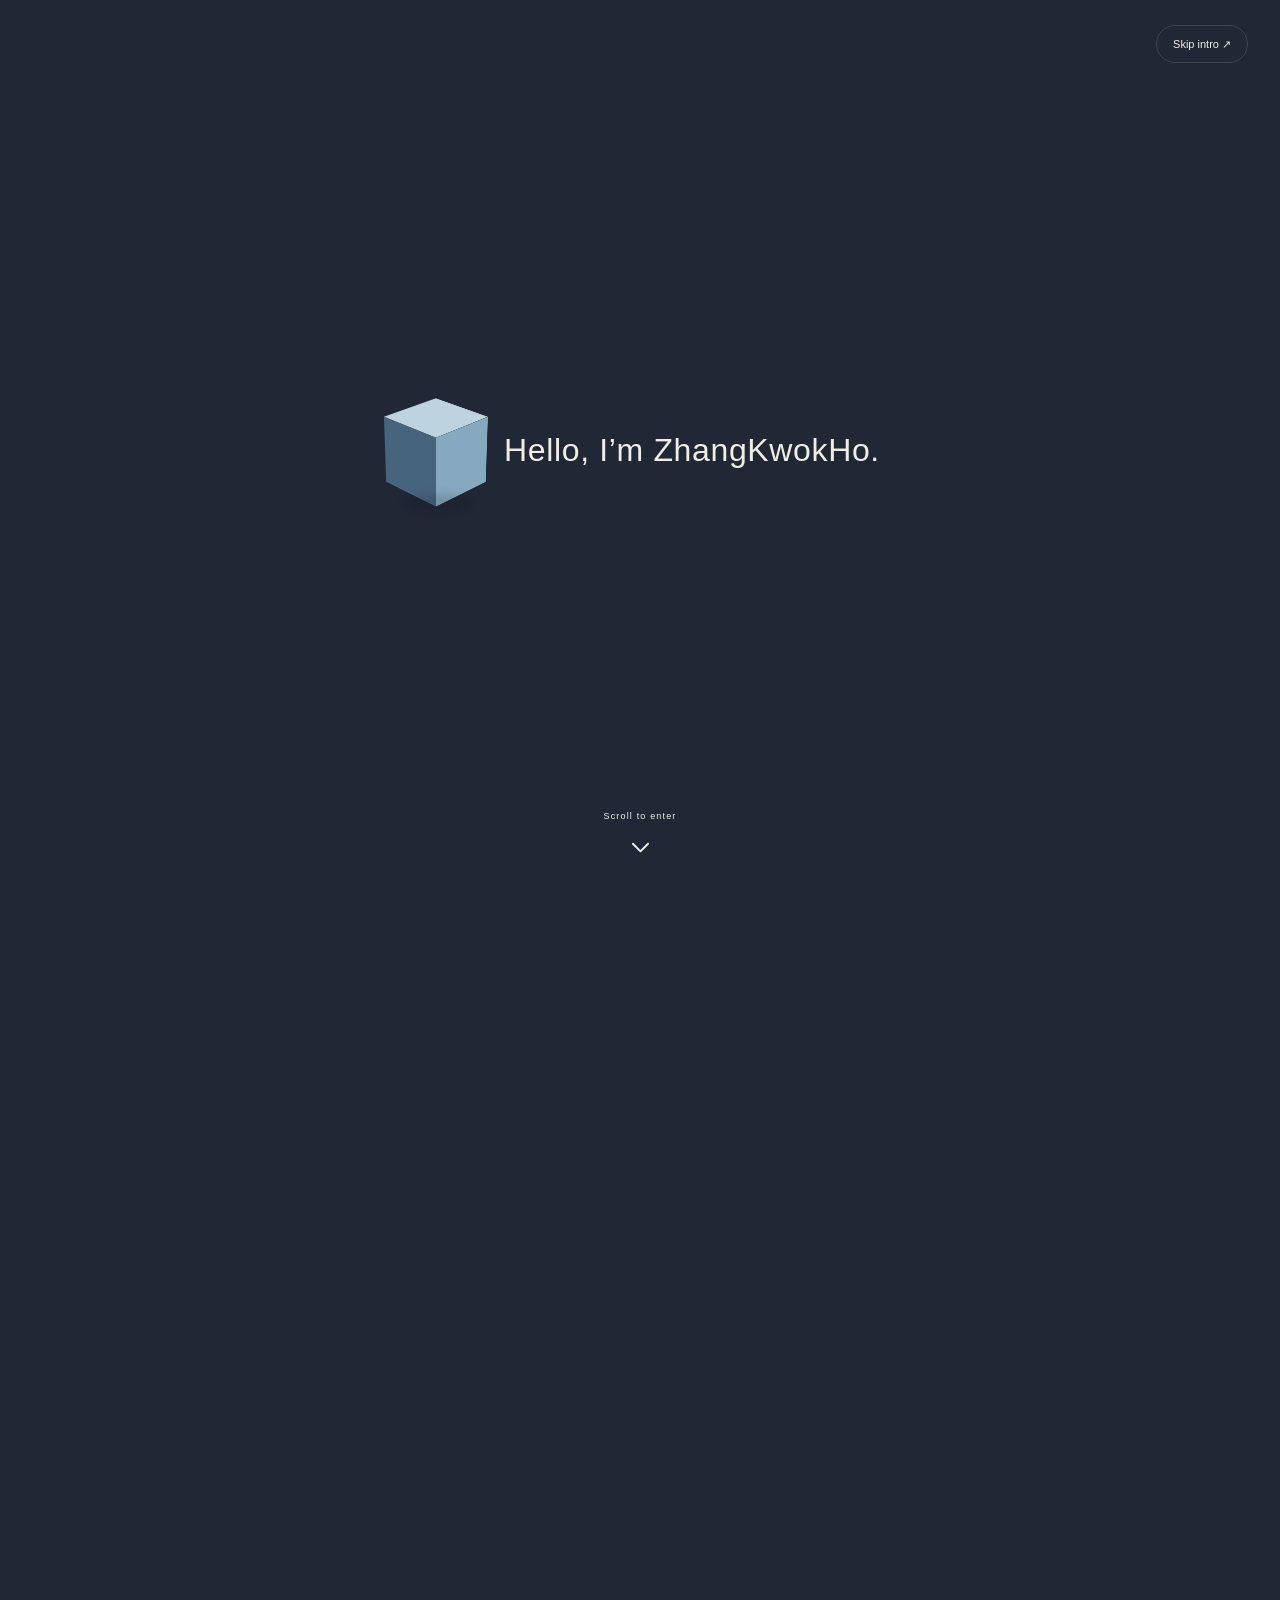
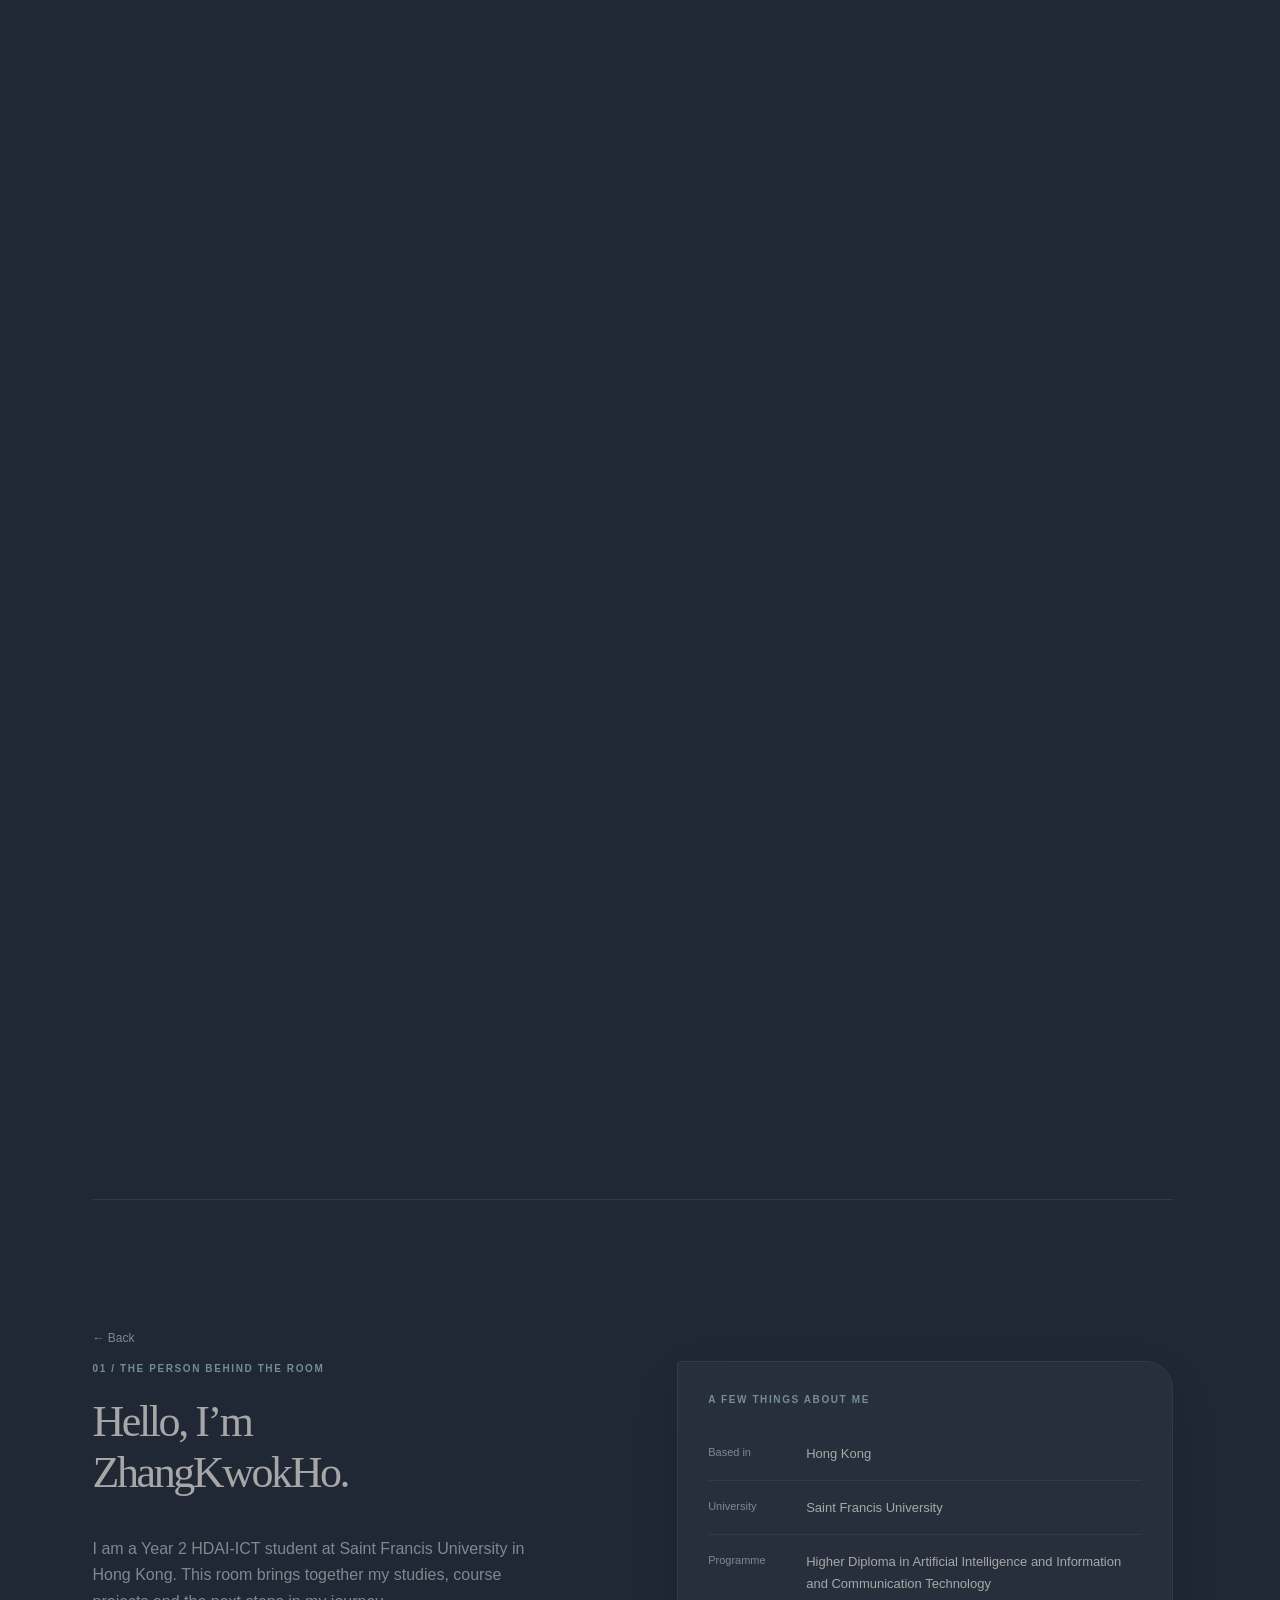
<file: index.html>
<!DOCTYPE html>
<html lang="en" class="room-index">
<head>
  <meta charset="utf-8">
  <meta name="viewport" content="width=device-width, initial-scale=1">
  <meta name="description" content="ZhangKwokHo’s personal portfolio: education, experience, skills and course projects, explored through a small study room.">
  <meta name="color-scheme" content="dark light">
  <title>ZhangKwokHo’s room — Personal portfolio</title>
  <script>
    // Decide before the browser can restore an old scroll position on refresh.
    (function () {
      var entries = window.performance && window.performance.getEntriesByType ? window.performance.getEntriesByType('navigation') : [];
      var type = entries[0] ? entries[0].type : (window.performance && window.performance.navigation && window.performance.navigation.type === 1 ? 'reload' : window.performance && window.performance.navigation && window.performance.navigation.type === 2 ? 'back_forward' : 'navigate');
      var reload = type === 'reload';
      var previousReading = null;
      var previousParent = null;
      try { if (type === 'back_forward' && window.history.state && window.history.state.roomReadingPage === 'index.html') { previousReading = window.history.state.roomReading; previousParent = window.history.state.roomReadingParent; } }
      catch (error) { /* Explicit Back links also carry a URL bookmark. */ }
      var startup = window.roomStartup = { fromStart: reload || (!window.location.hash && !previousReading), ready: false, resumeToken: reload ? null : previousReading, resumeParentToken: reload ? null : previousParent };
      try {
        window.history.scrollRestoration = 'manual';
        if (startup.fromStart && window.location.hash) {
          window.history.replaceState(window.history.state, '', window.location.href.split('#')[0]);
        }
      } catch (error) { /* Local-file privacy settings may restrict history. */ }
      if (startup.fromStart) {
        document.documentElement.classList.add('room-booting', 'room-opening');
        try { window.scrollTo({ top: 0, left: 0, behavior: 'instant' }); }
        catch (error) {
          try { window.scrollTo({ top: 0, left: 0, behavior: 'auto' }); }
          catch (legacyError) { window.scrollTo(0, 0); }
        }
        // If enhancement fails, reveal the ordinary HTML rather than trapping it.
        startup.guardTimer = window.setTimeout(function () {
          if (startup.ready) { return; }
          document.documentElement.classList.remove('room-booting', 'room-opening');
          document.body.classList.remove('intro-running', 'intro-finishing');
          Array.prototype.forEach.call(document.querySelectorAll('[inert]'), function (item) { item.removeAttribute('inert'); });
          var screen = document.getElementById('intro-screen');
          if (screen) { screen.hidden = true; }
        }, 8000);
      } else if (!reload && (previousReading || /[?&]room-resume=/.test(window.location.href))) {
        document.documentElement.classList.add('room-returning');
        startup.guardTimer = window.setTimeout(function () { document.documentElement.classList.remove('room-returning'); }, 8000);
      }
    }());
  </script>
  <link rel="icon" href="images/favicon.svg" type="image/svg+xml">
  <link rel="stylesheet" href="style.css?v=20261016-audit1">
  <link rel="stylesheet" href="room-tour.css?v=20261016-audit1">
  <link rel="stylesheet" href="room-model.css?v=20261016-audit1">
  <script src="script.js?v=20261016-audit1" defer></script>
  <script src="navigation.js?v=20261016-audit1" data-room-page="index.html" data-room-root="" defer></script>
  <script src="room-model.js?v=20261016-audit1" defer></script>
  <script src="room-tour.js?v=20261016-audit1" defer></script>
</head>
<body class="night room-home">
<div class="intro-screen" id="intro-screen" data-phase="loading" role="dialog" aria-modal="true" aria-label="Welcome to Kwok Ho’s room" hidden>
  <div class="intro-loading" id="intro-loading" role="progressbar" aria-label="Opening sequence progress" aria-valuemin="0" aria-valuemax="100" aria-valuenow="0"><span id="intro-progress"></span></div>
  <div class="intro-copy"><span class="intro-cube-wrap" aria-hidden="true"><span class="intro-cube"><span class="cube-face cube-front"></span><span class="cube-face cube-back"></span><span class="cube-face cube-left"></span><span class="cube-face cube-right"></span><span class="cube-face cube-top"></span><span class="cube-face cube-bottom"></span></span></span><p class="intro-title">Hello, I’m ZhangKwokHo.</p></div>
  <button class="intro-enter" id="intro-enter" type="button" aria-label="Enter the room — scroll down or click" hidden><span>Scroll to enter</span><svg viewBox="0 0 24 24" fill="none" stroke="currentColor" stroke-width="1.8" stroke-linecap="round" stroke-linejoin="round" aria-hidden="true"><path d="m5 9 7 7 7-7"></path></svg></button>
  <button class="intro-skip" id="intro-skip" type="button" hidden>Skip intro ↗</button>
</div>

<a class="skip-link" href="#main-content">Skip to content</a>
<header class="site-header scene-header">
  <a class="brand" href="index.html" aria-label="Kwok Ho’s room — home"><span class="brand-mark" aria-hidden="true">kh.</span><span>kwok ho’s room</span></a>
  <nav class="site-nav" id="site-nav" aria-label="Main navigation"><a href="index.html" aria-current="page">Room</a>
<a href="sitemap.html">Directory</a>
<a href="education.html">Education</a>
<a href="skills.html">Skills</a>
<a href="projects.html">Projects</a>
<a href="experience.html">Experience</a></nav>
  <button class="theme-toggle" type="button" aria-label="Night mode" aria-pressed="true" title="Switch to day mode" hidden><svg class="theme-sun" viewBox="0 0 24 24" fill="none" stroke="currentColor" stroke-width="1.6" stroke-linecap="round" aria-hidden="true"><circle cx="12" cy="12" r="4"></circle><path d="M12 2v2m0 16v2M2 12h2m16 0h2M5 5l1.5 1.5m11 11L19 19M5 19l1.5-1.5m11-11L19 5"></path></svg><span class="theme-switch" aria-hidden="true"><span class="theme-thumb"></span></span><svg class="theme-moon" viewBox="0 0 24 24" fill="none" stroke="currentColor" stroke-width="1.6" stroke-linecap="round" stroke-linejoin="round" aria-hidden="true"><path d="M20.7 13.1A8.5 8.5 0 0 1 10.9 3.3 8.5 8.5 0 1 0 20.7 13.1Z"></path></svg><span class="theme-label">Night</span></button>
  <button class="menu-toggle" type="button" aria-controls="site-nav" aria-expanded="false" aria-label="Open navigation" hidden>Menu</button>
</header>
<main id="main-content">
  <div class="room-tour" id="room-tour" data-active-chapter="home">
    <div class="tour-view">
      <div class="tour-aura" aria-hidden="true"></div>
      <div class="scene-window">
      <div class="chapter-wipe" id="chapter-wipe" aria-hidden="true"></div>
      <div class="room-stage">
        <div class="room-arrival" id="room-arrival"><div class="room-scene" id="room-scene">
        <img class="room-image" src="images/room-sharp.png" width="1254" height="1254" fetchpriority="high" alt="Original isometric dark gaming study room with a white gaming chair, black computer peripherals, books, a gym bag, a controller and a paper map">
        <div class="lamp-glow" aria-hidden="true"></div>
        <a class="room-hotspot " style="left: 27%; top: 34%;" href="#tour-projects" data-chapter="projects" data-caption="The monitor · explore my projects and course exercises." aria-label="The monitor · explore my projects and course exercises."><span class="spot-dot" aria-hidden="true">+</span><span class="spot-label">Projects</span></a>
<a class="room-hotspot " style="left: 47%; top: 29%;" href="#tour-education" data-chapter="education" data-caption="The bookshelf · my programme and education background." aria-label="The bookshelf · my programme and education background."><span class="spot-dot" aria-hidden="true">+</span><span class="spot-label">Education</span></a>
<a class="room-hotspot " style="left: 71%; top: 28%;" href="#tour-about" data-chapter="about" data-caption="The framed photo · meet the person behind the room." aria-label="The framed photo · meet the person behind the room."><span class="spot-dot" aria-hidden="true">+</span><span class="spot-label">About me</span></a>
<a class="room-hotspot spot-experience" style="left: 22.5%; top: 65%;" href="#tour-experience" data-chapter="experience" data-caption="The gym bag · work, volunteering and new experiences." aria-label="The gym bag · work, volunteering and new experiences."><span class="spot-dot" aria-hidden="true">+</span><span class="spot-label">Experience</span></a>
<a class="room-hotspot spot-skills" style="left: 49%; top: 65%;" href="#tour-skills" data-chapter="skills" data-caption="The controller · explore my growing toolbox of skills." aria-label="The controller · explore my growing toolbox of skills."><span class="spot-dot" aria-hidden="true">+</span><span class="spot-label">Skills</span></a>
<a class="room-hotspot spot-down spot-map" style="left: 30%; top: 74%;" href="#tour-map" data-chapter="map" data-caption="The map · find every page in this portfolio." aria-label="The map · find every page in this portfolio."><span class="spot-dot" aria-hidden="true">+</span><span class="spot-label">Site map</span></a>
      </div></div>
      </div>
      </div>
    </div>
    <div class="tour-panel-layer" aria-hidden="true"><div class="tour-panel-mask" id="tour-panel-mask"></div></div>
    <div class="tour-interface">
      <div class="tour-reading-window"></div>
      <div class="tour-status"><span class="tour-status-label">ROOM JOURNAL</span><span id="tour-current">01</span><span class="tour-status-divider">/ 07</span><span id="tour-name">The room</span></div>
        <p class="room-message" id="room-message" aria-live="polite">Move your mouse for a gentle sway · Scroll or click an object to explore</p>
        <div class="room-controls" role="group" aria-label="Room display settings">
          <button class="quiet-button hint-toggle" type="button" aria-pressed="false" hidden>Show labels</button>
          <button class="quiet-button motion-toggle" type="button" aria-pressed="false" hidden><span class="motion-label">Motion on</span></button>
          <button class="quiet-button" id="replay-intro" type="button" hidden>Replay intro</button>
        </div>
      <p class="room-wordmark" aria-hidden="true">KWOK HO<br>PORTFOLIO</p>
      <a class="room-scroll-cue" href="#tour-map" aria-label="Open the room directory"><span aria-hidden="true">⌄</span></a>
      <a id="tour-next" class="tour-next-control" href="#tour-map" hidden><span id="tour-next-label">Next chapter</span><span aria-hidden="true">↓</span></a>
      <nav class="tour-navigation" aria-label="Room chapters"><a class="tour-stop" href="#tour-home" data-chapter="home" aria-label="The room" title="The room"><span>01</span></a>
<a class="tour-stop" href="#tour-map" data-chapter="map" aria-label="Directory" title="Directory"><span>02</span></a>
<a class="tour-stop" href="#tour-about" data-chapter="about" aria-label="About me" title="About me"><span>03</span></a>
<a class="tour-stop" href="#tour-education" data-chapter="education" aria-label="Education" title="Education"><span>04</span></a>
<a class="tour-stop" href="#tour-skills" data-chapter="skills" aria-label="Skills" title="Skills"><span>05</span></a>
<a class="tour-stop" href="#tour-projects" data-chapter="projects" aria-label="Projects" title="Projects"><span>06</span></a>
<a class="tour-stop" href="#tour-experience" data-chapter="experience" aria-label="Experience" title="Experience"><span>07</span></a></nav>
      <div class="tour-progress-track" aria-hidden="true"><span id="tour-progress"></span></div>
    </div>
    <div class="tour-chapters"><section class="tour-chapter" id="tour-home" data-chapter="home" data-name="The room" aria-labelledby="room-title">
  <div class="tour-copy"><p class="eyebrow">A ROOM FOR IDEAS</p><h1 id="room-title">Kwok Ho’s room.</h1>
<p class="tour-lead">Welcome to my little corner of the web.</p>
<p class="student-note"><span class="status-dot" aria-hidden="true"></span>HDAI-ICT · Year 2 · Hong Kong</p>
<a class="tour-text-link" href="#tour-map">Explore the directory <span aria-hidden="true">↓</span></a></div>
</section>
<section class="tour-chapter" id="tour-map" data-chapter="map" data-side="left" data-name="Directory" aria-labelledby="chapter-title-map">
  <div class="tour-copy"><div class="chapter-ribbon" aria-hidden="true"><svg viewBox="0 0 420 280" fill="none"><polygon points="32,105 388,12 388,58 32,151" stroke="currentColor" stroke-width="1"></polygon><polygon points="32,171 388,78 388,124 32,217" stroke="currentColor" stroke-width="1"></polygon><polygon points="32,178 388,270 388,280 32,188" fill="currentColor"></polygon><text x="35" y="163" transform="rotate(14 35 163)" fill="currentColor" font-size="42" font-family="Arial, sans-serif" font-weight="600" letter-spacing="2">DIRECTORY</text></svg></div>
<p class="eyebrow">01 / THE ROOM DIRECTORY</p><h2 id="chapter-title-map">A quick look<br> around.</h2>
<p>Start here. Choose a topic to see what is inside, then follow your own route.</p>
<nav class="tour-directory" aria-label="Choose a room topic">
  <a href="#tour-about"><strong>About me</strong><span>Meet ZhangKwokHo</span><span aria-hidden="true">↗</span></a>
  <a href="#tour-education"><strong>Education</strong><span>University &amp; studies</span><span aria-hidden="true">↗</span></a>
  <a href="#tour-skills"><strong>Skills</strong><span>My growing toolbox</span><span aria-hidden="true">↗</span></a>
  <a href="#tour-projects"><strong>Projects</strong><span>Web coursework &amp; game projects</span><span aria-hidden="true">↗</span></a>
  <a href="#tour-experience"><strong>Experience</strong><span>Work &amp; next steps</span><span aria-hidden="true">↗</span></a>
</nav>
<a class="tour-text-link" href="sitemap.html">Open the full directory <span aria-hidden="true">↗</span></a>
<p class="chapter-footer"><span>CHAPTER</span><span>01</span></p>
<a class="chapter-next" href="#tour-about"><span><small>NEXT CHAPTER</small><strong>About me</strong></span><span class="chapter-next-arrow" aria-hidden="true">↓</span></a></div>
</section>
<section class="tour-chapter" id="tour-about" data-chapter="about" data-side="right" data-name="About me" aria-labelledby="chapter-title-about">
  <div class="tour-copy"><div class="chapter-ribbon" aria-hidden="true"><svg viewBox="0 0 420 280" fill="none"><polygon points="32,105 388,12 388,58 32,151" stroke="currentColor" stroke-width="1"></polygon><polygon points="32,171 388,78 388,124 32,217" stroke="currentColor" stroke-width="1"></polygon><polygon points="32,178 388,270 388,280 32,188" fill="currentColor"></polygon><text x="35" y="163" transform="rotate(14 35 163)" fill="currentColor" font-size="42" font-family="Arial, sans-serif" font-weight="600" letter-spacing="2">ABOUT ME</text></svg></div>
<p class="eyebrow">02 / THE FRAMED PHOTO</p><h2 id="chapter-title-about">Meet the person<br> behind the room.</h2>
<p>I’m ZhangKwokHo, a Year 2 student at Saint Francis University in Hong Kong.</p>
<p>I enjoy learning practical computer technologies, solving technical problems and building projects.</p>
<a class="tour-text-link" href="#about">Read my full introduction <span aria-hidden="true">↗</span></a><p class="chapter-footer"><span>CHAPTER</span><span>02</span></p>
<a class="chapter-next" href="#tour-education"><span><small>NEXT CHAPTER</small><strong>Education</strong></span><span class="chapter-next-arrow" aria-hidden="true">↓</span></a></div>
</section>
<section class="tour-chapter" id="tour-education" data-chapter="education" data-side="left" data-name="Education" aria-labelledby="chapter-title-education">
  <div class="tour-copy"><div class="chapter-ribbon" aria-hidden="true"><svg viewBox="0 0 420 280" fill="none"><polygon points="32,105 388,12 388,58 32,151" stroke="currentColor" stroke-width="1"></polygon><polygon points="32,171 388,78 388,124 32,217" stroke="currentColor" stroke-width="1"></polygon><polygon points="32,178 388,270 388,280 32,188" fill="currentColor"></polygon><text x="35" y="163" transform="rotate(14 35 163)" fill="currentColor" font-size="42" font-family="Arial, sans-serif" font-weight="600" letter-spacing="2">EDUCATION</text></svg></div>
<p class="eyebrow">03 / THE BOOKSHELF</p><h2 id="chapter-title-education">Learning, one<br> page at a time.</h2>
<p>Higher Diploma in Artificial Intelligence and Information and Communication Technology.</p>
<p class="small-note">Saint Francis University · Year 2</p>
<p>[Add the subjects you enjoy most and a question you would like to explore.]</p>
<a class="tour-text-link" href="education.html">Open my study notebook <span aria-hidden="true">↗</span></a><p class="chapter-footer"><span>CHAPTER</span><span>03</span></p>
<a class="chapter-next" href="#tour-skills"><span><small>NEXT CHAPTER</small><strong>Skills</strong></span><span class="chapter-next-arrow" aria-hidden="true">↓</span></a></div>
</section>
<section class="tour-chapter" id="tour-skills" data-chapter="skills" data-side="right" data-name="Skills" aria-labelledby="chapter-title-skills">
  <div class="tour-copy"><div class="chapter-ribbon" aria-hidden="true"><svg viewBox="0 0 420 280" fill="none"><polygon points="32,105 388,12 388,58 32,151" stroke="currentColor" stroke-width="1"></polygon><polygon points="32,171 388,78 388,124 32,217" stroke="currentColor" stroke-width="1"></polygon><polygon points="32,178 388,270 388,280 32,188" fill="currentColor"></polygon><text x="35" y="163" transform="rotate(14 35 163)" fill="currentColor" font-size="50" font-family="Arial, sans-serif" font-weight="600" letter-spacing="2">SKILLS</text></svg></div>
<p class="eyebrow">04 / THE CONTROLLER</p><h2 id="chapter-title-skills">A toolbox<br> in progress.</h2>
<p>A place to show what I can do, and what I am still learning.</p>
<ul class="tour-tags"><li>HTML</li><li>CSS</li><li>JavaScript</li></ul>
<p>[Add your strengths and an example of how you have used them.]</p>
<a class="tour-text-link" href="skills.html">Explore my skills <span aria-hidden="true">↗</span></a><p class="chapter-footer"><span>CHAPTER</span><span>04</span></p>
<a class="chapter-next" href="#tour-projects"><span><small>NEXT CHAPTER</small><strong>Projects</strong></span><span class="chapter-next-arrow" aria-hidden="true">↓</span></a></div>
</section>
<section class="tour-chapter" id="tour-projects" data-chapter="projects" data-side="left" data-name="Projects" aria-labelledby="chapter-title-projects">
  <div class="tour-copy"><div class="chapter-ribbon" aria-hidden="true"><svg viewBox="0 0 420 280" fill="none"><polygon points="32,105 388,12 388,58 32,151" stroke="currentColor" stroke-width="1"></polygon><polygon points="32,171 388,78 388,124 32,217" stroke="currentColor" stroke-width="1"></polygon><polygon points="32,178 388,270 388,280 32,188" fill="currentColor"></polygon><text x="35" y="163" transform="rotate(14 35 163)" fill="currentColor" font-size="50" font-family="Arial, sans-serif" font-weight="600" letter-spacing="2">MY WORK</text></svg></div>
<p class="eyebrow">05 / THE MONITOR</p><h2 id="chapter-title-projects">What’s on<br> my screen.</h2>
<p>My CIS222 web coursework (Year 2 · Semester 1 · 2026) and CIS243 game projects, with individual and group work clearly labelled.</p>
<ul class="tour-projects"><li><span>02</span> Personal web page <small>HTML &amp; media</small></li><li><span>03</span> Table layout <small>HTML layout</small></li><li><span>04</span> Student registration <small>Forms &amp; CSS</small></li><li><span>05</span> NexGen Tech <small>Website &amp; form</small></li><li><span>GP</span> Endless Runner <small>CIS243 · Group</small></li><li><span>IP</span> Flappy Bird <small>CIS243 · Individual</small></li></ul>
<a class="tour-text-link" href="projects.html">View my work <span aria-hidden="true">↗</span></a><p class="chapter-footer"><span>CHAPTER</span><span>05</span></p>
<a class="chapter-next" href="#tour-experience"><span><small>NEXT CHAPTER</small><strong>Experience</strong></span><span class="chapter-next-arrow" aria-hidden="true">↓</span></a></div>
</section>
<section class="tour-chapter" id="tour-experience" data-chapter="experience" data-side="right" data-name="Experience" aria-labelledby="chapter-title-experience">
  <div class="tour-copy"><div class="chapter-ribbon" aria-hidden="true"><svg viewBox="0 0 420 280" fill="none"><polygon points="32,105 388,12 388,58 32,151" stroke="currentColor" stroke-width="1"></polygon><polygon points="32,171 388,78 388,124 32,217" stroke="currentColor" stroke-width="1"></polygon><polygon points="32,178 388,270 388,280 32,188" fill="currentColor"></polygon><text x="35" y="163" transform="rotate(14 35 163)" fill="currentColor" font-size="35" font-family="Arial, sans-serif" font-weight="600" letter-spacing="2">EXPERIENCE</text></svg></div>
<p class="eyebrow">06 / THE GYM BAG</p><h2 id="chapter-title-experience">The next<br> chapter.</h2>
<p>Work, volunteering and the responsibilities that help me grow outside the classroom.</p>
<p>[Add your experience here, or describe the first opportunity you are looking for.]</p>
<a class="tour-text-link" href="experience.html">Read my experience journal <span aria-hidden="true">↗</span></a><p class="chapter-footer"><span>CHAPTER</span><span>06</span></p>
<a class="chapter-next" href="#tour-home"><span><small>BACK TO THE ROOM</small><strong>The room</strong></span><span class="chapter-next-arrow" aria-hidden="true">↓</span></a></div>
</section></div>
  </div>
  <section class="about-section" id="about" aria-labelledby="about-title" data-reveal>
    <a class="back-room" data-room-back href="#tour-about">← Back</a>
    <div class="about-layout">
      <div class="about-copy">
        <p class="section-label">01 / THE PERSON BEHIND THE ROOM</p>
        <h2 id="about-title">Hello, I’m<br> ZhangKwokHo.</h2>
        <p>I am a Year 2 HDAI-ICT student at Saint Francis University in Hong Kong. This room brings together my studies, course projects and the next steps in my journey.</p>
        <!-- EDIT: Replace the bracketed text with your personal introduction. -->
        <p>I enjoy practical computer technologies and building useful websites. My goal is to develop my skills for a future role in artificial intelligence and information technology.</p>
        <div class="about-links"><a class="action-link" href="projects.html">See what I am making ↗</a><a class="action-link" href="education.html">Open my study notebook ↗</a></div>
      </div>
      <div class="about-facts">
        <p class="section-label">A FEW THINGS ABOUT ME</p>
        <dl class="fact-list">
          <div class="fact-row"><dt>Based in</dt><dd>Hong Kong</dd></div>
          <div class="fact-row"><dt>University</dt><dd>Saint Francis University</dd></div>
          <div class="fact-row"><dt>Programme</dt><dd>Higher Diploma in Artificial Intelligence and Information and Communication Technology</dd></div>
          <div class="fact-row"><dt>Study year</dt><dd>Year 2</dd></div>
          <div class="fact-row"><dt>Interests</dt><dd>Online gaming, practical computer technologies, web development and problem solving</dd></div>
          <div class="fact-row"><dt>Contact</dt><dd style="min-width: 0; overflow-wrap: anywhere; word-break: break-word;"><a href="mailto:s25201369@mail.sfu.edu.hk">s25201369@mail.sfu.edu.hk</a></dd></div>
        </dl>
      </div>
    </div>
    <a class="button button-secondary page-back" data-room-back href="#tour-about">← Back</a>
  </section>
</main>
<footer class="site-footer">
  <div><p class="footer-title">A room for ideas.</p><p class="footer-copy">© 2026 ZhangKwokHo · Hong Kong</p></div>
  <nav class="footer-nav" aria-label="Footer navigation"><a href="index.html">Room</a>
<a href="sitemap.html">Directory</a>
<a href="education.html">Education</a>
<a href="skills.html">Skills</a>
<a href="projects.html">Projects</a>
<a href="experience.html">Experience</a></nav>
</footer>
</body>
</html>
</file>
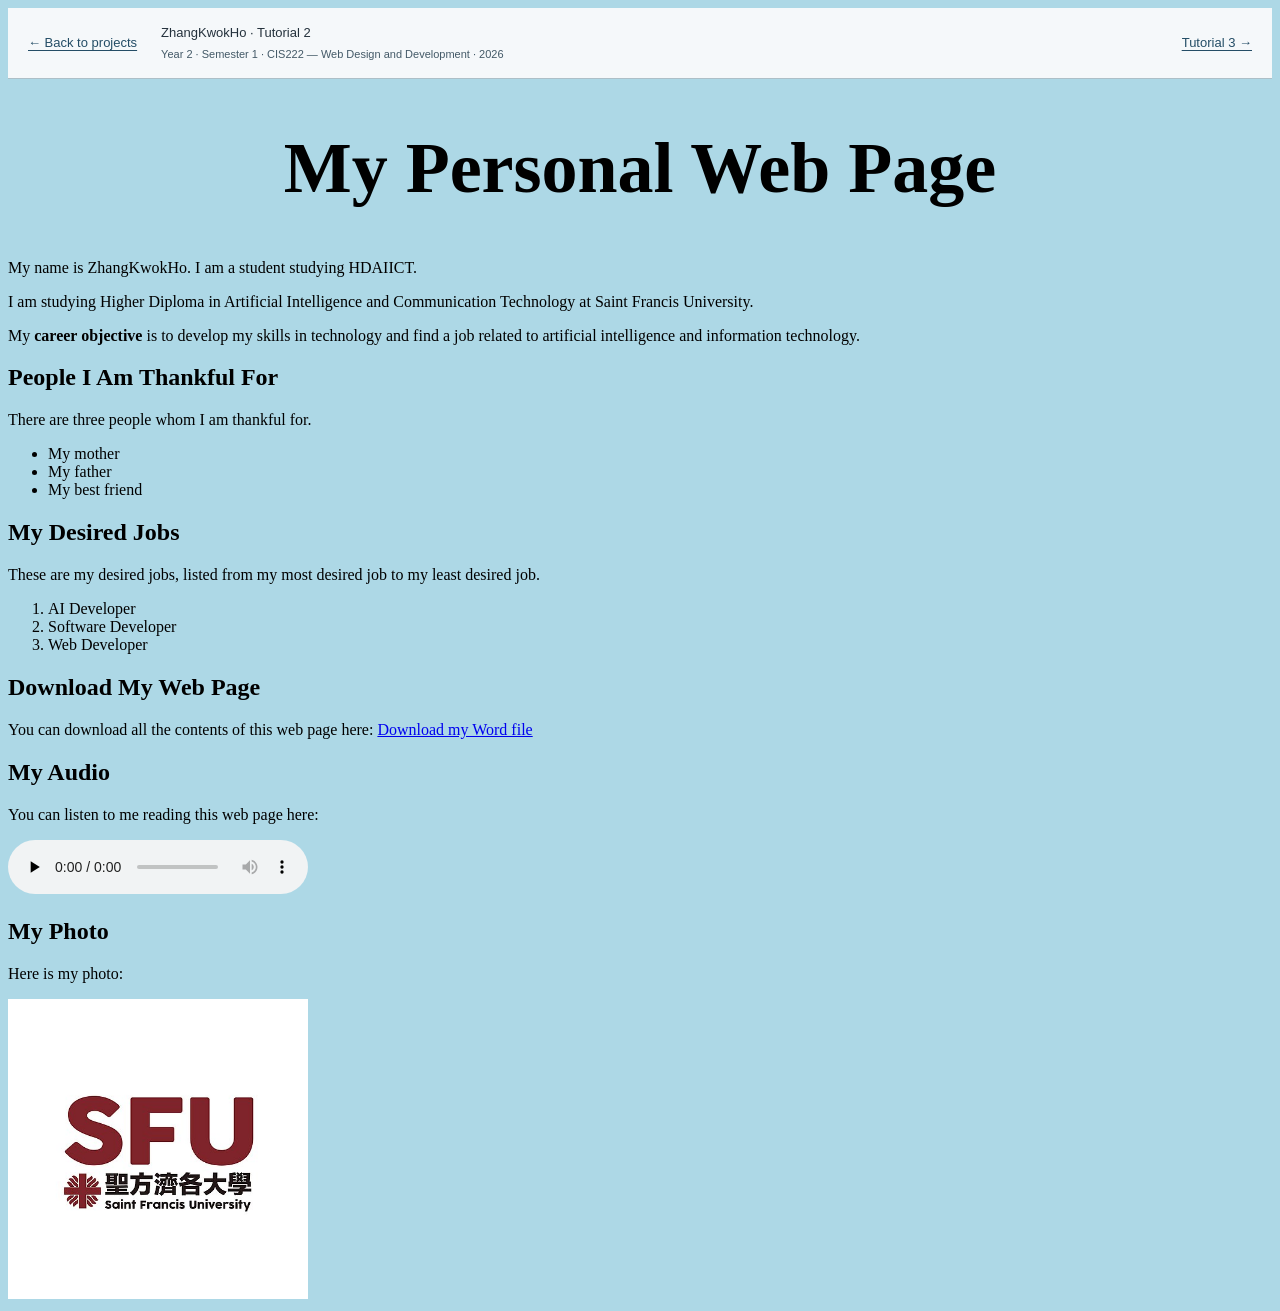
<file: coursework/tutorial-02/index.html>
<!DOCTYPE html>
<html lang="en">

<head>
    <meta charset="UTF-8">
    <title>My Personal Web Page</title>
<meta name="viewport" content="width=device-width, initial-scale=1">
<link rel="stylesheet" href="../coursework.css?v=20261016-audit1">
<script src="../coursework.js?v=20261016-audit1" defer></script>
<script src="../../navigation.js?v=20261016-audit1" data-room-page="coursework/tutorial-02/index.html" data-room-root="../../" defer></script>
</head>

<body class="coursework-demo tutorial-2" style="background-color: lightblue;">
<div class="coursework-toolbar"><a href="../../projects.html#tutorial-02">← Back to projects</a><span>ZhangKwokHo · Tutorial 2<small class="coursework-course">Year 2 · Semester 1 · CIS222 — Web Design and Development · 2026</small></span><nav aria-label="Coursework navigation"><a href="../tutorial-03/website.html">Tutorial 3 →</a></nav></div>

<h1 style="text-align:center; font-size:500%;">My Personal Web Page</h1>

<p>My name is ZhangKwokHo. I am a student studying HDAIICT.</p>

<p>I am studying Higher Diploma in Artificial Intelligence and Communication Technology at Saint Francis University.</p>

<p>My <span style="font-weight:bold;">career objective</span> is to develop my skills in technology and find a job related to artificial intelligence and information technology.</p>

<h2>People I Am <span style="font-weight:bold;">Thankful</span> For</h2>

<p>There are three people whom I am thankful for.</p>

<ul>
    <li>My mother</li>
    <li>My father</li>
    <li>My best friend</li>
</ul>

<h2>My <span style="font-weight:bold;">Desired Jobs</span></h2>

<p>These are my desired jobs, listed from my most desired job to my least desired job.</p>

<ol>
    <li>AI Developer</li>
    <li>Software Developer</li>
    <li>Web Developer</li>
</ol>

<h2>Download My Web Page</h2>

<p>
You can download all the contents of this web page here:
<a href="./file/My Personal Web Page.docx" download>Download my Word file</a>
</p>

<h2>My Audio</h2>

<p>You can listen to me reading this web page here:</p>
<audio controls preload="none">
    <source src="./audio/audio.mp3" type="audio/mpeg">
    Your browser does not support audio.
</audio>

<h2>My Photo</h2>

<p>Here is my photo:</p>

<img src="./images/Photo.jpg" alt="My photo" style="width:300px;">

</body>

</html>
</file>
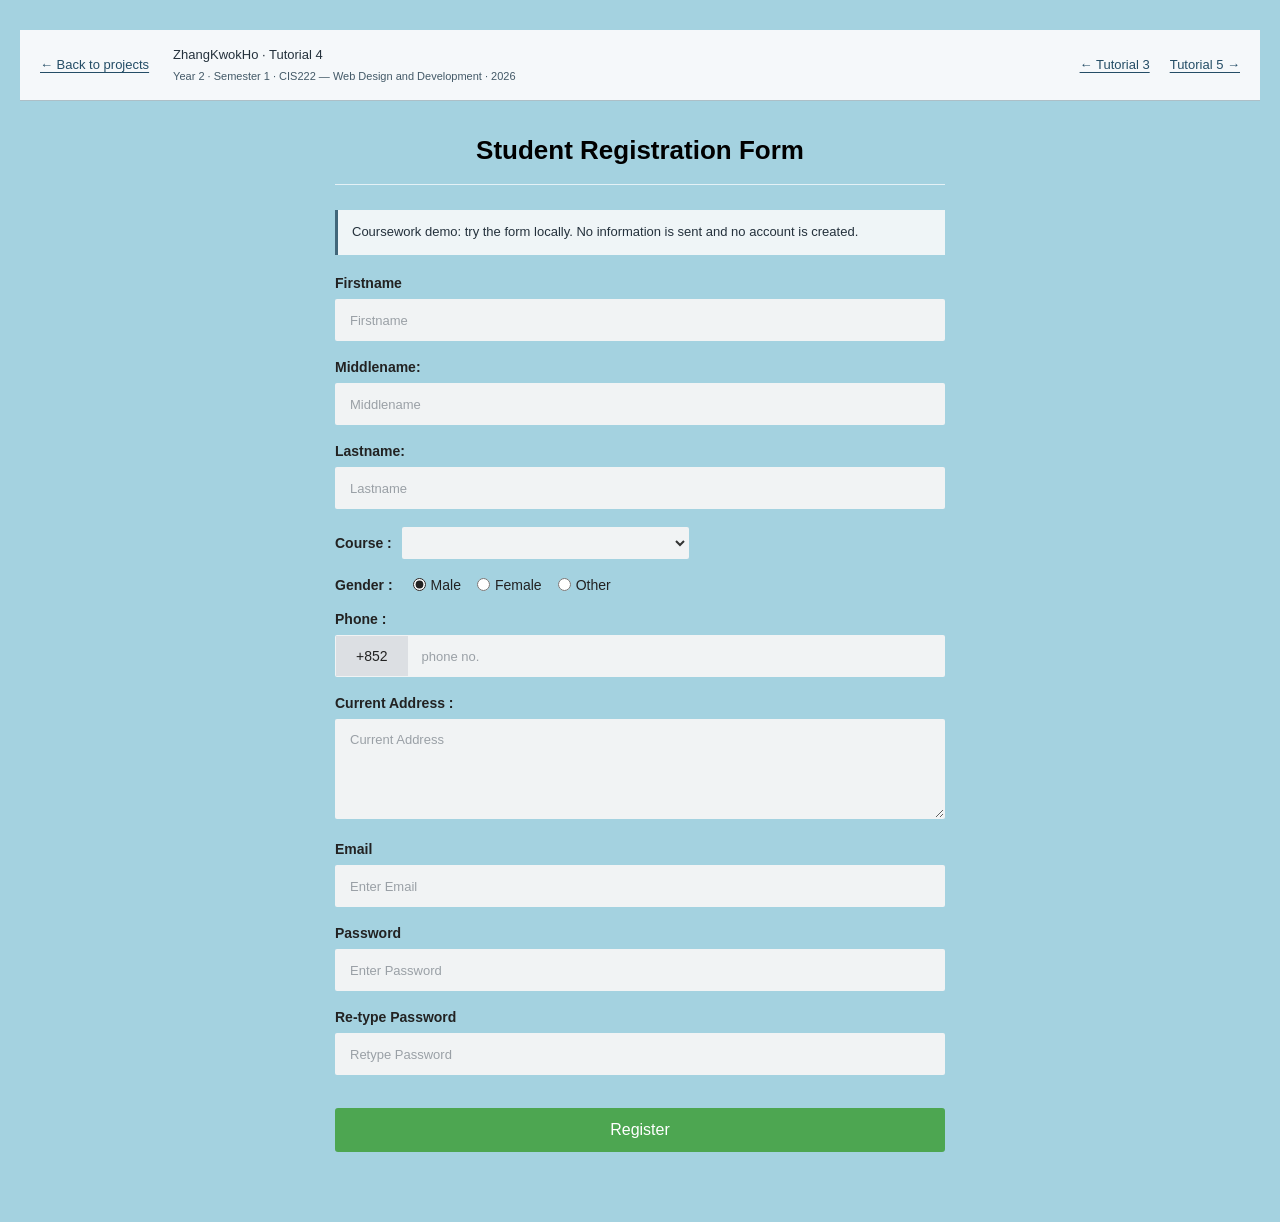
<file: coursework/tutorial-04/index.html>
<!DOCTYPE html>
<html lang="en">
<head>
    <meta charset="UTF-8">
    <meta name="viewport" content="width=device-width, initial-scale=1.0">
    <title>cssform.html</title>
    <link rel="stylesheet" href="style.css">
<link rel="stylesheet" href="../coursework.css?v=20261016-audit1">
<script src="../coursework.js?v=20261016-audit1" defer></script>
<script src="../../navigation.js?v=20261016-audit1" data-room-page="coursework/tutorial-04/index.html" data-room-root="../../" defer></script>
</head>
<body class="coursework-demo tutorial-4">
<div class="coursework-toolbar"><a href="../../projects.html#tutorial-04">← Back to projects</a><span>ZhangKwokHo · Tutorial 4<small class="coursework-course">Year 2 · Semester 1 · CIS222 — Web Design and Development · 2026</small></span><nav aria-label="Coursework navigation"><a href="../tutorial-03/website.html">← Tutorial 3</a><a href="../tutorial-05/index.html">Tutorial 5 →</a></nav></div>

    <div class="form-container">
        <h1>Student Registration Form</h1>
        <hr>

        <p class="coursework-demo-note">Coursework demo: try the form locally. No information is sent and no account is created.</p>
<form onsubmit="return false;">
            <div class="form-group">
                <label for="firstname">Firstname</label>
                <input type="text" id="firstname" name="firstname" placeholder="Firstname" required>
            </div>

            <div class="form-group">
                <label for="middlename">Middlename:</label>
                <input type="text" id="middlename" name="middlename" placeholder="Middlename">
            </div>

            <div class="form-group">
                <label for="lastname">Lastname:</label>
                <input type="text" id="lastname" name="lastname" placeholder="Lastname" required>
            </div>

            <div class="inline-group">
                <label for="course">Course :</label>
                <select id="course" name="course">
                    <option value="" selected></option>
                    <option value="CIS222 Web Design and Development">CIS222 Web Design and Development</option>
                </select>
            </div>

            <div class="radio-group">
                <span class="group-title">Gender :</span>
                <label>
                    <input type="radio" name="gender" value="Male" checked> Male
                </label>
                <label>
                    <input type="radio" name="gender" value="Female"> Female
                </label>
                <label>
                    <input type="radio" name="gender" value="Other"> Other
                </label>
            </div>

            <div class="form-group">
                <label for="phone_number">Phone :</label>
                <div class="phone-wrapper">
                    <span class="phone-prefix">+852</span>
                    <input type="text" id="phone_number" name="phone_number" placeholder="phone no.">
                </div>
            </div>

            <div class="form-group">
                <label for="address">Current Address :</label>
                <textarea id="address" name="address" placeholder="Current Address"></textarea>
            </div>

            <div class="form-group">
                <label for="email">Email</label>
                <input type="email" id="email" name="email" placeholder="Enter Email" required>
            </div>

            <div class="form-group">
                <label for="password">Password</label>
                <input type="password" id="password" name="password" placeholder="Enter Password" required>
            </div>

            <div class="form-group">
                <label for="repassword">Re-type Password</label>
                <input type="password" id="repassword" name="repassword" placeholder="Retype Password" required>
            </div>

            <button type="submit" class="btn-submit">Register</button>
        <p id="demo-result" class="coursework-result" role="status" aria-live="polite"></p>
</form>
    </div>

</body>
</html>
</file>
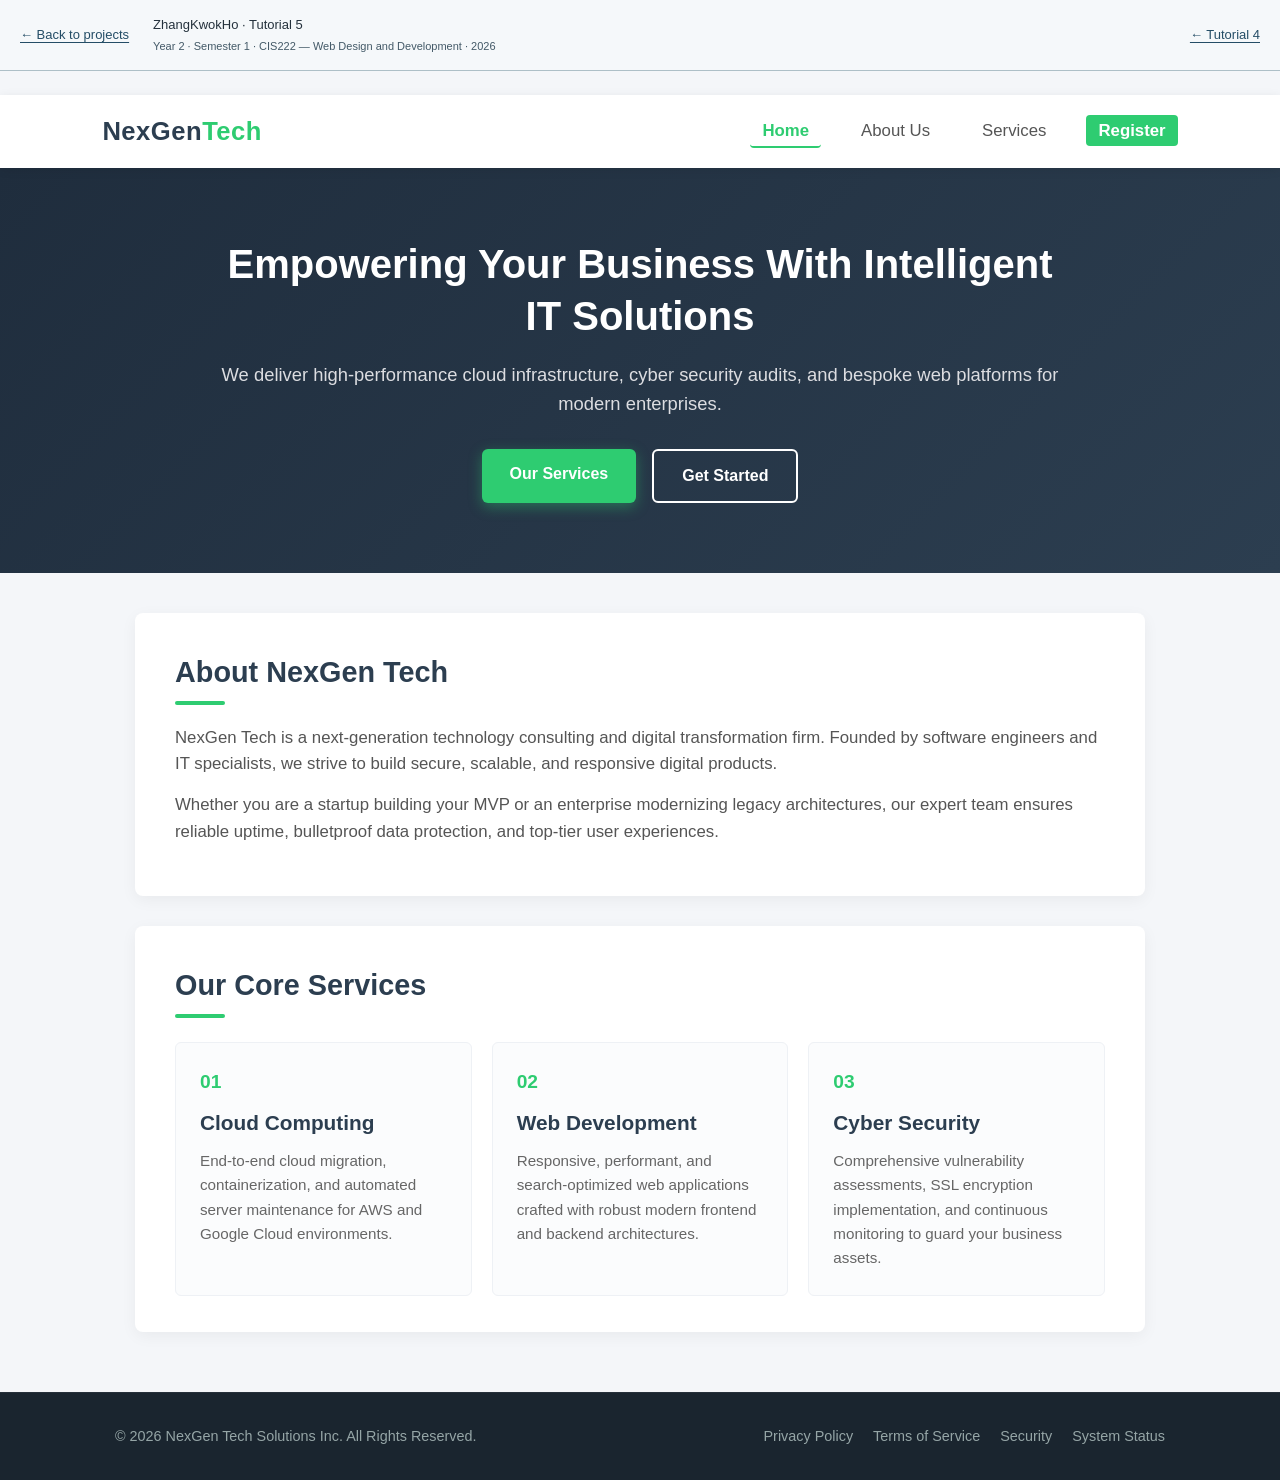
<file: coursework/tutorial-05/index.html>
<!DOCTYPE html>
<html lang="en">
<head>
  <meta charset="UTF-8">
  <meta name="viewport" content="width=device-width, initial-scale=1.0">
  <title>NexGen Tech Solutions - IT & Cloud Services</title>
  <link rel="stylesheet" href="style.css">
<link rel="stylesheet" href="../coursework.css?v=20261016-audit1">
<script src="../coursework.js?v=20261016-audit1" defer></script>
<script src="../../navigation.js?v=20261016-audit1" data-room-page="coursework/tutorial-05/index.html" data-room-root="../../" defer></script>
</head>
<body class="coursework-demo tutorial-5">
<div class="coursework-toolbar"><a href="../../projects.html#tutorial-05">← Back to projects</a><span>ZhangKwokHo · Tutorial 5<small class="coursework-course">Year 2 · Semester 1 · CIS222 — Web Design and Development · 2026</small></span><nav aria-label="Coursework navigation"><a href="../tutorial-04/index.html">← Tutorial 4</a></nav></div>

  <!-- Navigation Bar -->
  <header class="header">
    <div class="logo">NexGen<span>Tech</span></div>
    <nav>
      <ul class="nav-links">
        <li><a href="index.html" class="active">Home</a></li>
        <li><a href="#about">About Us</a></li>
        <li><a href="#services">Services</a></li>
        <li><a href="register.html" class="nav-btn">Register</a></li>
      </ul>
    </nav>
  </header>

  <!-- Hero Section -->
  <section class="hero-section">
    <div class="hero-content">
      <h1>Empowering Your Business With Intelligent IT Solutions</h1>
      <p>We deliver high-performance cloud infrastructure, cyber security audits, and bespoke web platforms for modern enterprises.</p>
      <div class="hero-buttons">
        <a href="#services" class="btn btn-primary">Our Services</a>
        <a href="register.html" class="btn btn-secondary">Get Started</a>
      </div>
    </div>
  </section>

  <!-- Main Content Container -->
  <main class="main-container">
    
    <!-- About Us Section -->
    <section id="about" class="content-card">
      <div class="section-title">
        <h2>About NexGen Tech</h2>
        <div class="title-bar"></div>
      </div>
      <p>
        NexGen Tech is a next-generation technology consulting and digital transformation firm. 
        Founded by software engineers and IT specialists, we strive to build secure, scalable, and responsive digital products.
      </p>
      <p>
        Whether you are a startup building your MVP or an enterprise modernizing legacy architectures, 
        our expert team ensures reliable uptime, bulletproof data protection, and top-tier user experiences.
      </p>
    </section>

    <!-- Services Section -->
    <section id="services" class="content-card">
      <div class="section-title">
        <h2>Our Core Services</h2>
        <div class="title-bar"></div>
      </div>
      <div class="services-grid">
        <div class="service-box">
          <div class="service-badge">01</div>
          <h3>Cloud Computing</h3>
          <p>End-to-end cloud migration, containerization, and automated server maintenance for AWS and Google Cloud environments.</p>
        </div>
        <div class="service-box">
          <div class="service-badge">02</div>
          <h3>Web Development</h3>
          <p>Responsive, performant, and search-optimized web applications crafted with robust modern frontend and backend architectures.</p>
        </div>
        <div class="service-box">
          <div class="service-badge">03</div>
          <h3>Cyber Security</h3>
          <p>Comprehensive vulnerability assessments, SSL encryption implementation, and continuous monitoring to guard your business assets.</p>
        </div>
      </div>
    </section>

  </main>

  <!-- Footer -->
  <footer class="footer">
    <div class="footer-content">
      <p>&copy; 2026 NexGen Tech Solutions Inc. All Rights Reserved.</p>
      <div class="footer-links">
        <span>Privacy Policy</span>
        <span>Terms of Service</span>
        <span>Security</span>
        <span>System Status</span>
      </div>
    </div>
  </footer>

</body>
</html>
</file>
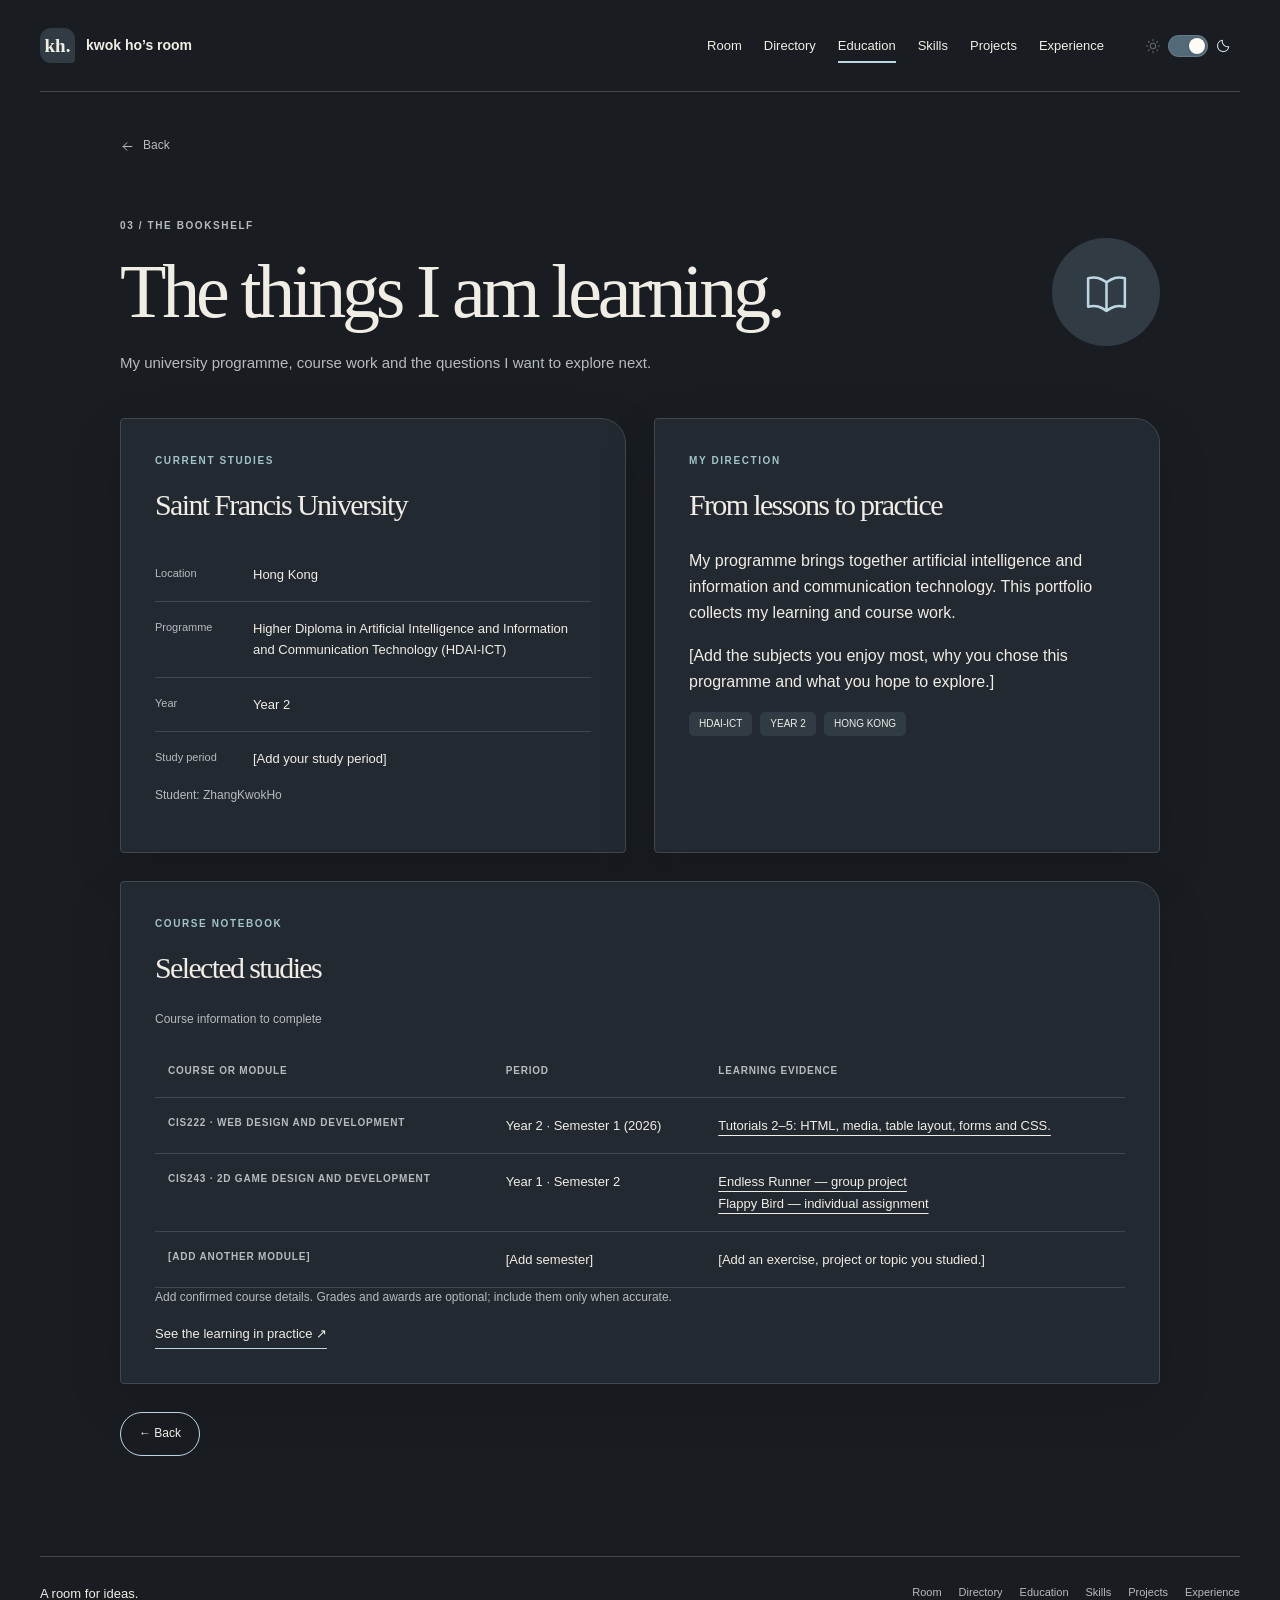
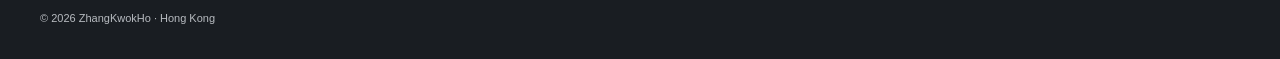
<file: education.html>
<!DOCTYPE html>
<html lang="en">
<head>
  <meta charset="utf-8">
  <meta name="viewport" content="width=device-width, initial-scale=1">
  <meta name="description" content="ZhangKwokHo’s personal portfolio: education, experience, skills and course projects, explored through a small study room.">
  <meta name="color-scheme" content="dark light">
  <title>Education — ZhangKwokHo</title>
  <link rel="icon" href="images/favicon.svg" type="image/svg+xml">
  <link rel="stylesheet" href="style.css?v=20261016-audit1">
  <script src="script.js?v=20261016-audit1" defer></script>
  <script src="navigation.js?v=20261016-audit1" data-room-page="education.html" data-room-root="" defer></script>
</head>
<body class="night">
<a class="skip-link" href="#main-content">Skip to content</a>
<header class="site-header">
  <a class="brand" href="index.html" aria-label="Kwok Ho’s room — home"><span class="brand-mark" aria-hidden="true">kh.</span><span>kwok ho’s room</span></a>
  <nav class="site-nav" id="site-nav" aria-label="Main navigation"><a href="index.html">Room</a>
<a href="sitemap.html">Directory</a>
<a href="education.html" aria-current="page">Education</a>
<a href="skills.html">Skills</a>
<a href="projects.html">Projects</a>
<a href="experience.html">Experience</a></nav>
  <button class="theme-toggle" type="button" aria-label="Night mode" aria-pressed="true" title="Switch to day mode" hidden><svg class="theme-sun" viewBox="0 0 24 24" fill="none" stroke="currentColor" stroke-width="1.6" stroke-linecap="round" aria-hidden="true"><circle cx="12" cy="12" r="4"></circle><path d="M12 2v2m0 16v2M2 12h2m16 0h2M5 5l1.5 1.5m11 11L19 19M5 19l1.5-1.5m11-11L19 5"></path></svg><span class="theme-switch" aria-hidden="true"><span class="theme-thumb"></span></span><svg class="theme-moon" viewBox="0 0 24 24" fill="none" stroke="currentColor" stroke-width="1.6" stroke-linecap="round" stroke-linejoin="round" aria-hidden="true"><path d="M20.7 13.1A8.5 8.5 0 0 1 10.9 3.3 8.5 8.5 0 1 0 20.7 13.1Z"></path></svg><span class="theme-label">Night</span></button>
  <button class="menu-toggle" type="button" aria-controls="site-nav" aria-expanded="false" aria-label="Open navigation" hidden>Menu</button>
</header>
<main class="page-main" id="main-content">
  <a class="back-room" data-room-back href="index.html#tour-education"><svg class="" viewBox="0 0 24 24" fill="none" stroke="currentColor" stroke-width="1.6" stroke-linecap="round" stroke-linejoin="round" aria-hidden="true"><path d="M19 12H5m6-6-6 6 6 6"></path></svg><span>Back</span></a>
  <div class="page-heading">
    <div><p class="eyebrow">03 / THE BOOKSHELF</p><h1>The things I am learning.</h1><p class="page-intro">My university programme, course work and the questions I want to explore next.</p></div>
    <div class="page-symbol" aria-hidden="true"><svg class="" viewBox="0 0 24 24" fill="none" stroke="currentColor" stroke-width="1.6" stroke-linecap="round" stroke-linejoin="round" aria-hidden="true"><path d="M3 5c4-1 6 0 9 2 3-2 5-3 9-2v14c-4-1-6 0-9 2-3-2-5-3-9-2zM12 7v14"></path></svg></div>
  </div>
  <!-- EDIT: Replace [Add ...] text below with your own details. -->
  
<div class="page-grid">
  <section data-reveal class="content-panel" aria-labelledby="education-current-title">
    <p class="section-label">CURRENT STUDIES</p>
    <h2 id="education-current-title">Saint Francis University</h2>
    <dl class="fact-list">
      <div class="fact-row"><dt>Location</dt><dd>Hong Kong</dd></div>
      <div class="fact-row"><dt>Programme</dt><dd>Higher Diploma in Artificial Intelligence and Information and Communication Technology (HDAI-ICT)</dd></div>
      <div class="fact-row"><dt>Year</dt><dd>Year 2</dd></div>
      <div class="fact-row"><dt>Study period</dt><dd>[Add your study period]</dd></div>
    </dl>
    <p class="small-note">Student: ZhangKwokHo</p>
  </section>
  <section data-reveal class="content-panel" aria-labelledby="education-focus-title">
    <p class="section-label">MY DIRECTION</p>
    <h2 id="education-focus-title">From lessons to practice</h2>
    <p>My programme brings together artificial intelligence and information and communication technology. This portfolio collects my learning and course work.</p>
    <p>[Add the subjects you enjoy most, why you chose this programme and what you hope to explore.]</p>
    <div class="tag-list"><span class="tag">HDAI-ICT</span><span class="tag">YEAR 2</span><span class="tag">HONG KONG</span></div>
  </section>
  <section data-reveal class="content-panel wide" aria-labelledby="education-course-title">
    <p class="section-label">COURSE NOTEBOOK</p>
    <h2 id="education-course-title">Selected studies</h2>
    <div class="table-wrap">
      <table class="education-table">
        <caption>Course information to complete</caption>
        <thead><tr><th scope="col">Course or module</th><th scope="col">Period</th><th scope="col">Learning evidence</th></tr></thead>
        <tbody>
          <tr><th scope="row">CIS222 · Web Design and Development</th><td>Year 2 · Semester 1 (2026)</td><td><a href="projects.html#coursework">Tutorials 2–5: HTML, media, table layout, forms and CSS.</a></td></tr>
          <tr><th scope="row">CIS243 · 2D Game Design and Development</th><td>Year 1 · Semester 2</td><td><a href="projects.html#game-endless">Endless Runner — group project</a><br><a href="projects.html#game-flappy">Flappy Bird — individual assignment</a></td></tr>
          <tr><th scope="row">[Add another module]</th><td>[Add semester]</td><td>[Add an exercise, project or topic you studied.]</td></tr>
        </tbody>
      </table>
    </div>
    <p class="small-note">Add confirmed course details. Grades and awards are optional; include them only when accurate.</p>
    <a class="action-link" href="projects.html">See the learning in practice <span aria-hidden="true">↗</span></a>
  </section>
</div>
  <a class="button button-secondary page-back" data-room-back href="index.html#tour-education">← Back</a>
</main>
<footer class="site-footer">
  <div><p class="footer-title">A room for ideas.</p><p class="footer-copy">© 2026 ZhangKwokHo · Hong Kong</p></div>
  <nav class="footer-nav" aria-label="Footer navigation"><a href="index.html">Room</a>
<a href="sitemap.html">Directory</a>
<a href="education.html">Education</a>
<a href="skills.html">Skills</a>
<a href="projects.html">Projects</a>
<a href="experience.html">Experience</a></nav>
</footer>
</body>
</html>
</file>
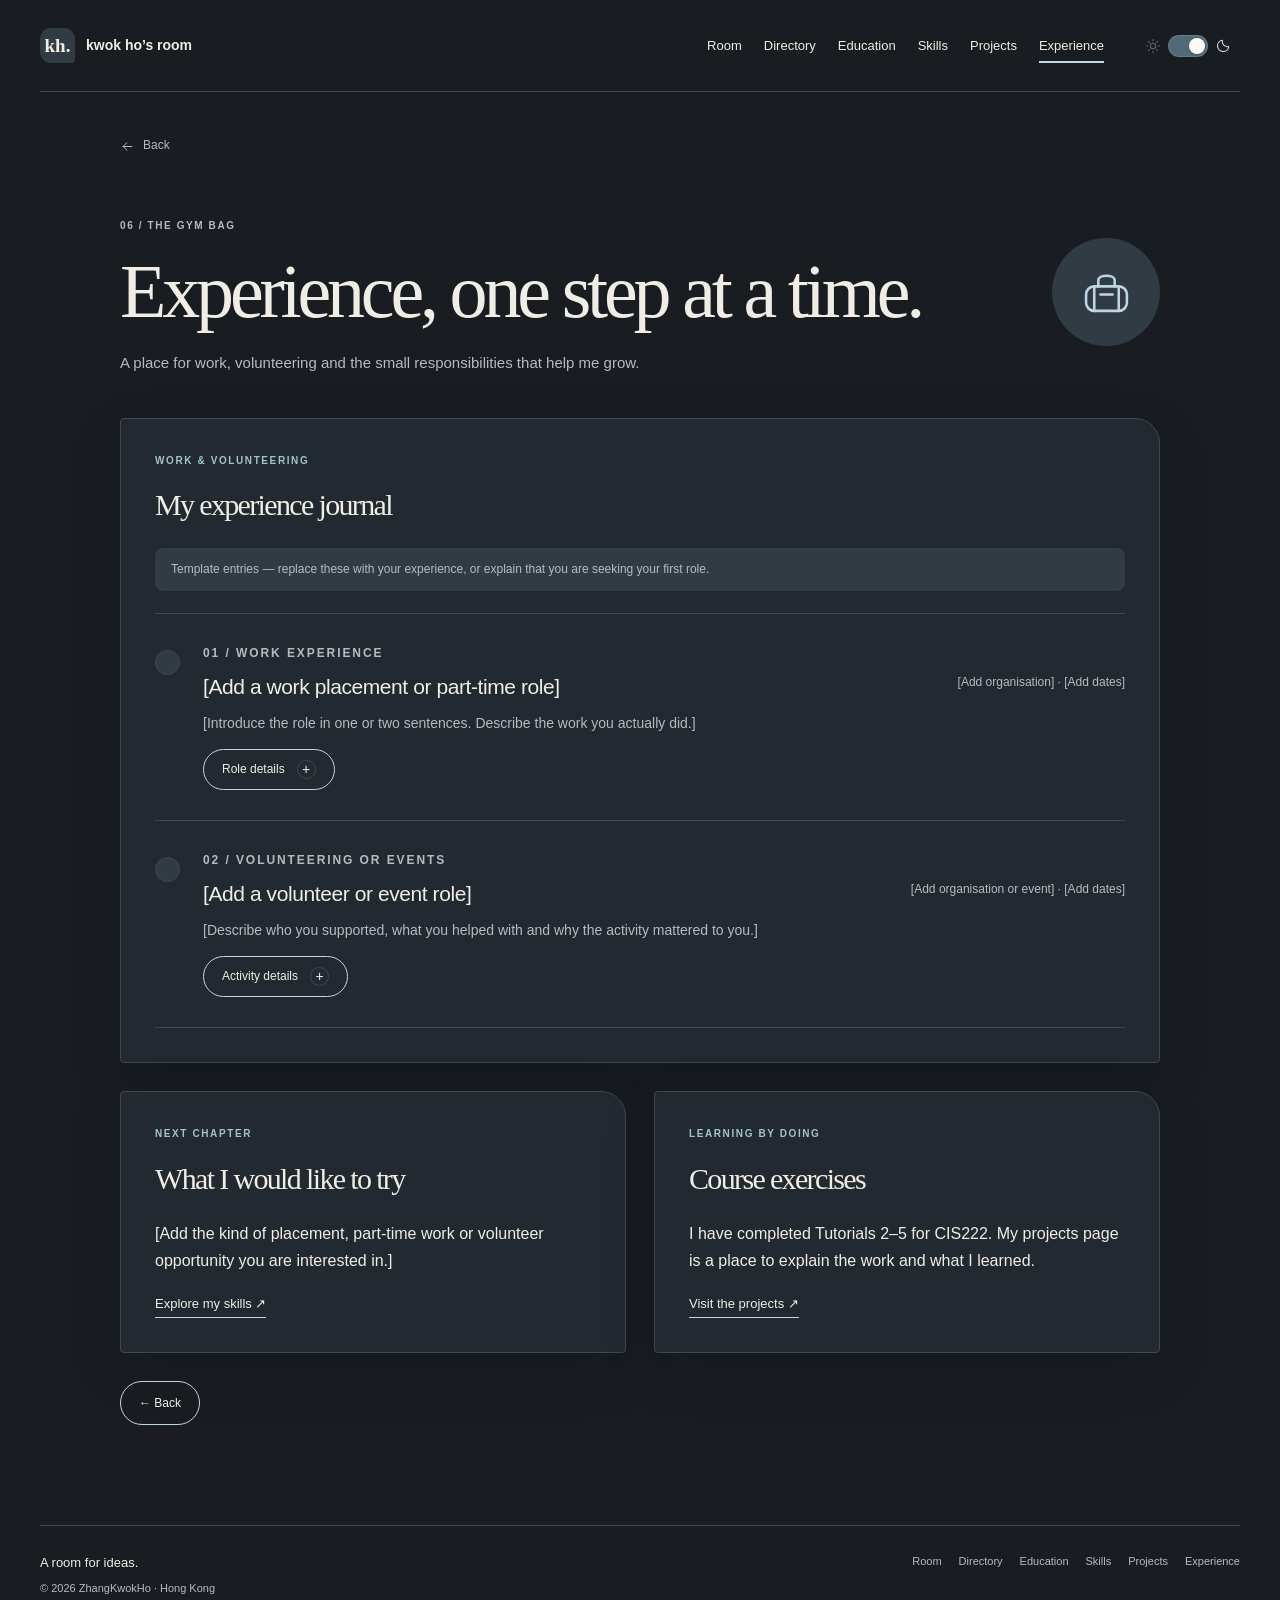
<file: experience.html>
<!DOCTYPE html>
<html lang="en">
<head>
  <meta charset="utf-8">
  <meta name="viewport" content="width=device-width, initial-scale=1">
  <meta name="description" content="ZhangKwokHo’s personal portfolio: education, experience, skills and course projects, explored through a small study room.">
  <meta name="color-scheme" content="dark light">
  <title>Experience — ZhangKwokHo</title>
  <link rel="icon" href="images/favicon.svg" type="image/svg+xml">
  <link rel="stylesheet" href="style.css?v=20261016-audit1">
  <script src="script.js?v=20261016-audit1" defer></script>
  <script src="navigation.js?v=20261016-audit1" data-room-page="experience.html" data-room-root="" defer></script>
</head>
<body class="night">
<a class="skip-link" href="#main-content">Skip to content</a>
<header class="site-header">
  <a class="brand" href="index.html" aria-label="Kwok Ho’s room — home"><span class="brand-mark" aria-hidden="true">kh.</span><span>kwok ho’s room</span></a>
  <nav class="site-nav" id="site-nav" aria-label="Main navigation"><a href="index.html">Room</a>
<a href="sitemap.html">Directory</a>
<a href="education.html">Education</a>
<a href="skills.html">Skills</a>
<a href="projects.html">Projects</a>
<a href="experience.html" aria-current="page">Experience</a></nav>
  <button class="theme-toggle" type="button" aria-label="Night mode" aria-pressed="true" title="Switch to day mode" hidden><svg class="theme-sun" viewBox="0 0 24 24" fill="none" stroke="currentColor" stroke-width="1.6" stroke-linecap="round" aria-hidden="true"><circle cx="12" cy="12" r="4"></circle><path d="M12 2v2m0 16v2M2 12h2m16 0h2M5 5l1.5 1.5m11 11L19 19M5 19l1.5-1.5m11-11L19 5"></path></svg><span class="theme-switch" aria-hidden="true"><span class="theme-thumb"></span></span><svg class="theme-moon" viewBox="0 0 24 24" fill="none" stroke="currentColor" stroke-width="1.6" stroke-linecap="round" stroke-linejoin="round" aria-hidden="true"><path d="M20.7 13.1A8.5 8.5 0 0 1 10.9 3.3 8.5 8.5 0 1 0 20.7 13.1Z"></path></svg><span class="theme-label">Night</span></button>
  <button class="menu-toggle" type="button" aria-controls="site-nav" aria-expanded="false" aria-label="Open navigation" hidden>Menu</button>
</header>
<main class="page-main" id="main-content">
  <a class="back-room" data-room-back href="index.html#tour-experience"><svg class="" viewBox="0 0 24 24" fill="none" stroke="currentColor" stroke-width="1.6" stroke-linecap="round" stroke-linejoin="round" aria-hidden="true"><path d="M19 12H5m6-6-6 6 6 6"></path></svg><span>Back</span></a>
  <div class="page-heading">
    <div><p class="eyebrow">06 / THE GYM BAG</p><h1>Experience, one step at a time.</h1><p class="page-intro">A place for work, volunteering and the small responsibilities that help me grow.</p></div>
    <div class="page-symbol" aria-hidden="true"><svg class="" viewBox="0 0 24 24" fill="none" stroke="currentColor" stroke-width="1.6" stroke-linecap="round" stroke-linejoin="round" aria-hidden="true"><rect x="2" y="9" width="20" height="12" rx="4"></rect><path d="M8 9V6c0-3 8-3 8 0v3M6 9v12m12-12v12M9 13h6"></path></svg></div>
  </div>
  <!-- EDIT: Replace [Add ...] text below with your own details. -->
  
<div class="page-grid">
  <section data-reveal class="content-panel wide" aria-labelledby="experience-title">
    <p class="section-label">WORK &amp; VOLUNTEERING</p>
    <h2 id="experience-title">My experience journal</h2>
    <p class="placeholder-note">Template entries — replace these with your experience, or explain that you are seeking your first role.</p>
    <div class="timeline">
      <article class="timeline-item">
        <span class="timeline-dot" aria-hidden="true"></span>
        <div class="timeline-heading">
          <p class="section-label">01 / WORK EXPERIENCE</p>
          <h3>[Add a work placement or part-time role]</h3>
          <p class="small-note">[Add organisation] · [Add dates]</p>
        </div>
        <p>[Introduce the role in one or two sentences. Describe the work you actually did.]</p>
        <button class="button button-secondary disclosure" type="button" data-disclosure aria-expanded="true" aria-controls="experience-work-details" hidden>Role details <span data-marker aria-hidden="true">−</span></button>
        <div class="detail-panel" id="experience-work-details">
          <h3>Responsibilities &amp; learning</h3>
          <ul>
            <li>[Add one specific responsibility and how you approached it.]</li>
            <li>[Add one lesson or outcome. Include a number only if it is accurate.]</li>
          </ul>
        </div>
      </article>
      <article class="timeline-item">
        <span class="timeline-dot" aria-hidden="true"></span>
        <div class="timeline-heading">
          <p class="section-label">02 / VOLUNTEERING OR EVENTS</p>
          <h3>[Add a volunteer or event role]</h3>
          <p class="small-note">[Add organisation or event] · [Add dates]</p>
        </div>
        <p>[Describe who you supported, what you helped with and why the activity mattered to you.]</p>
        <button class="button button-secondary disclosure" type="button" data-disclosure aria-expanded="true" aria-controls="experience-volunteer-details" hidden>Activity details <span data-marker aria-hidden="true">−</span></button>
        <div class="detail-panel" id="experience-volunteer-details">
          <h3>Contribution &amp; reflection</h3>
          <ul>
            <li>[Add a task you personally completed.]</li>
            <li>[Explain what the activity taught you about working with people.]</li>
          </ul>
        </div>
      </article>
    </div>
  </section>
  <section data-reveal class="content-panel" aria-labelledby="experience-next-title">
    <p class="section-label">NEXT CHAPTER</p>
    <h2 id="experience-next-title">What I would like to try</h2>
    <p>[Add the kind of placement, part-time work or volunteer opportunity you are interested in.]</p>
    <a class="action-link" href="skills.html">Explore my skills <span aria-hidden="true">↗</span></a>
  </section>
  <section data-reveal class="content-panel" aria-labelledby="experience-course-title">
    <p class="section-label">LEARNING BY DOING</p>
    <h2 id="experience-course-title">Course exercises</h2>
    <p>I have completed Tutorials 2–5 for CIS222. My projects page is a place to explain the work and what I learned.</p>
    <a class="action-link" href="projects.html">Visit the projects <span aria-hidden="true">↗</span></a>
  </section>
</div>
  <a class="button button-secondary page-back" data-room-back href="index.html#tour-experience">← Back</a>
</main>
<footer class="site-footer">
  <div><p class="footer-title">A room for ideas.</p><p class="footer-copy">© 2026 ZhangKwokHo · Hong Kong</p></div>
  <nav class="footer-nav" aria-label="Footer navigation"><a href="index.html">Room</a>
<a href="sitemap.html">Directory</a>
<a href="education.html">Education</a>
<a href="skills.html">Skills</a>
<a href="projects.html">Projects</a>
<a href="experience.html">Experience</a></nav>
</footer>
</body>
</html>
</file>
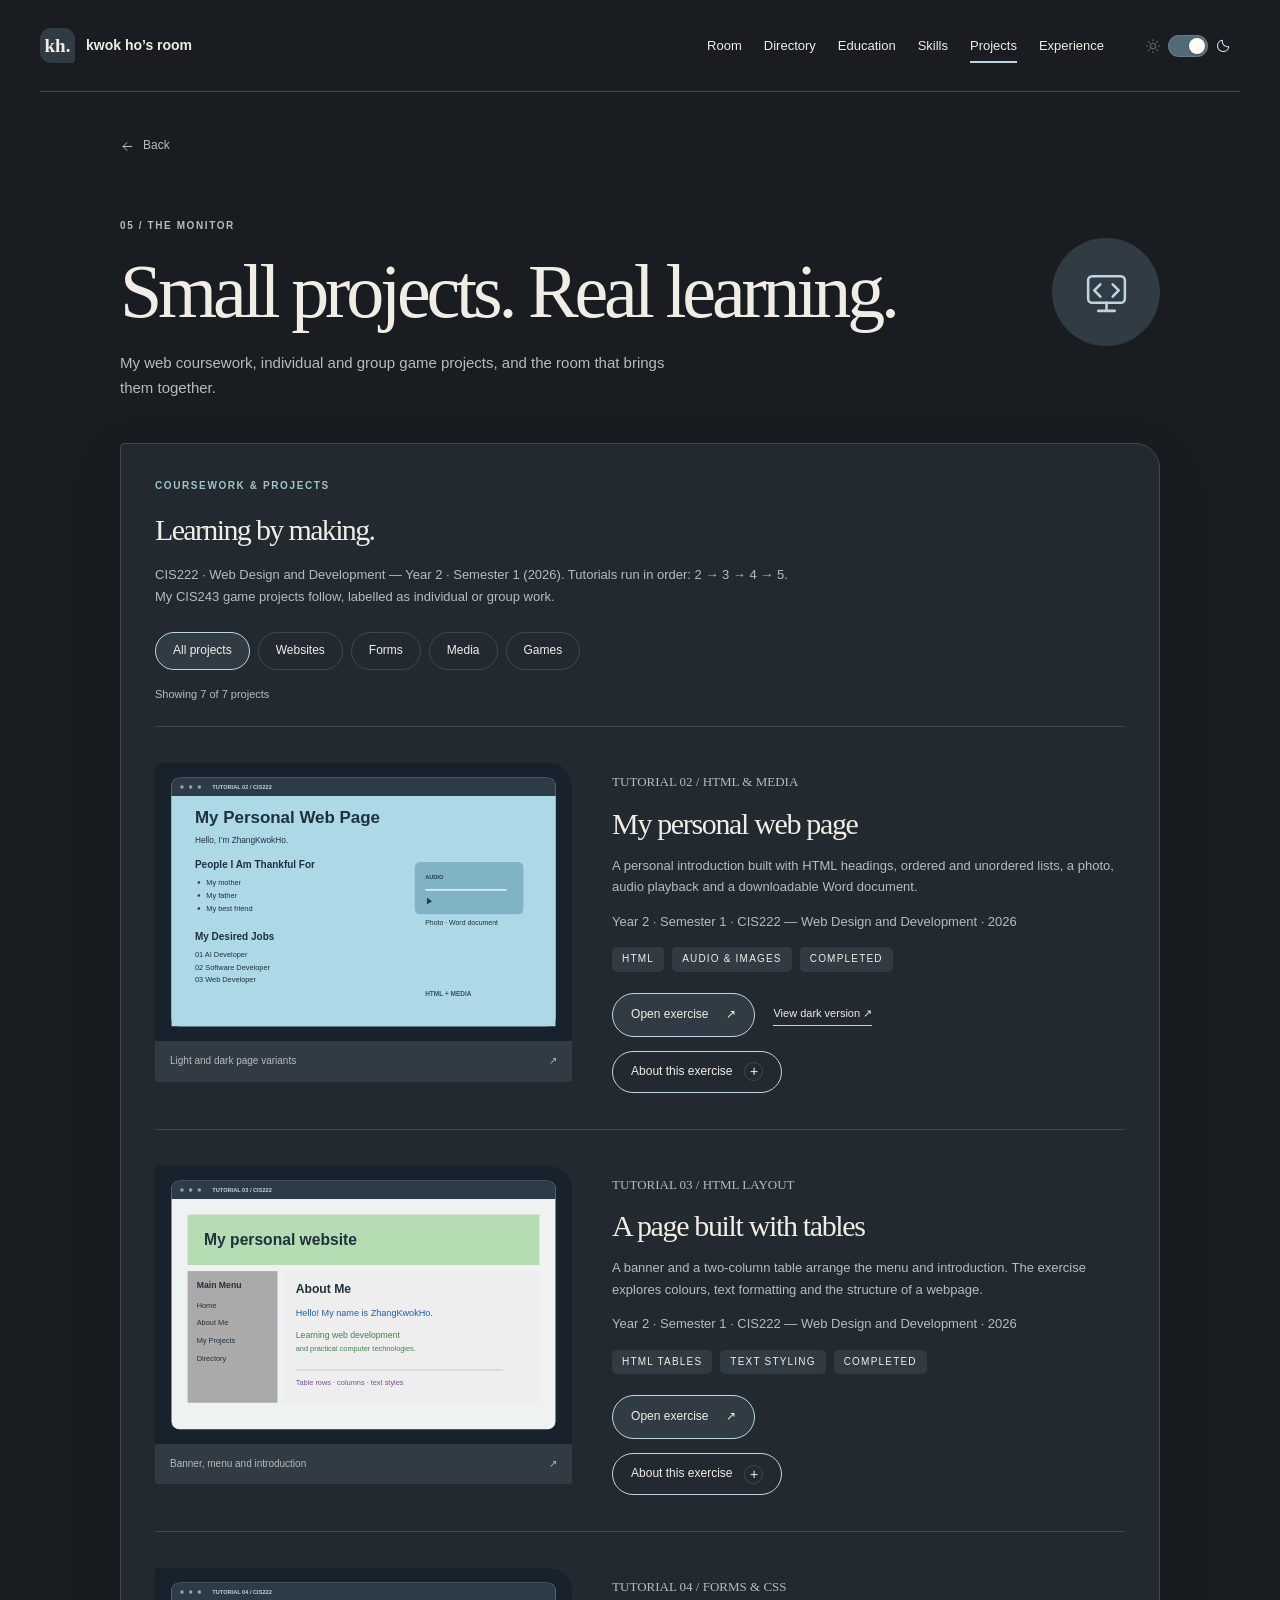
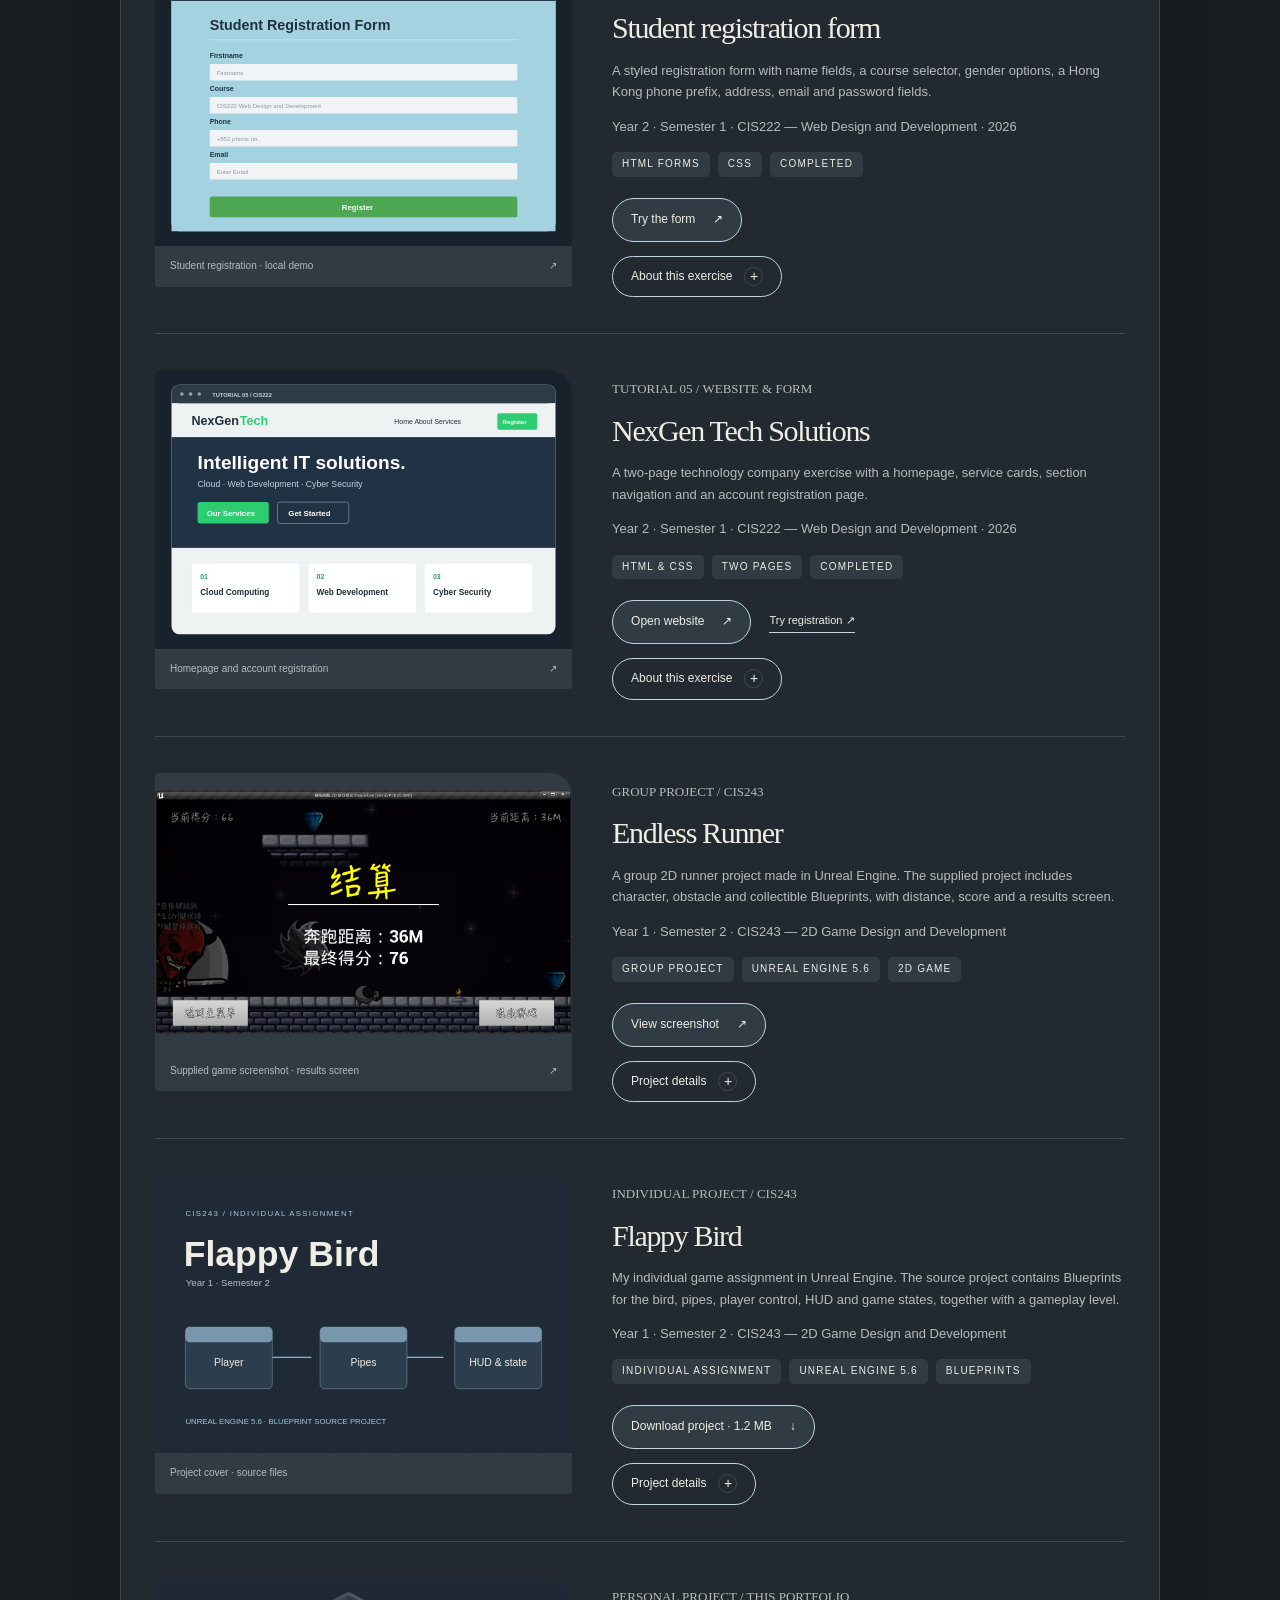
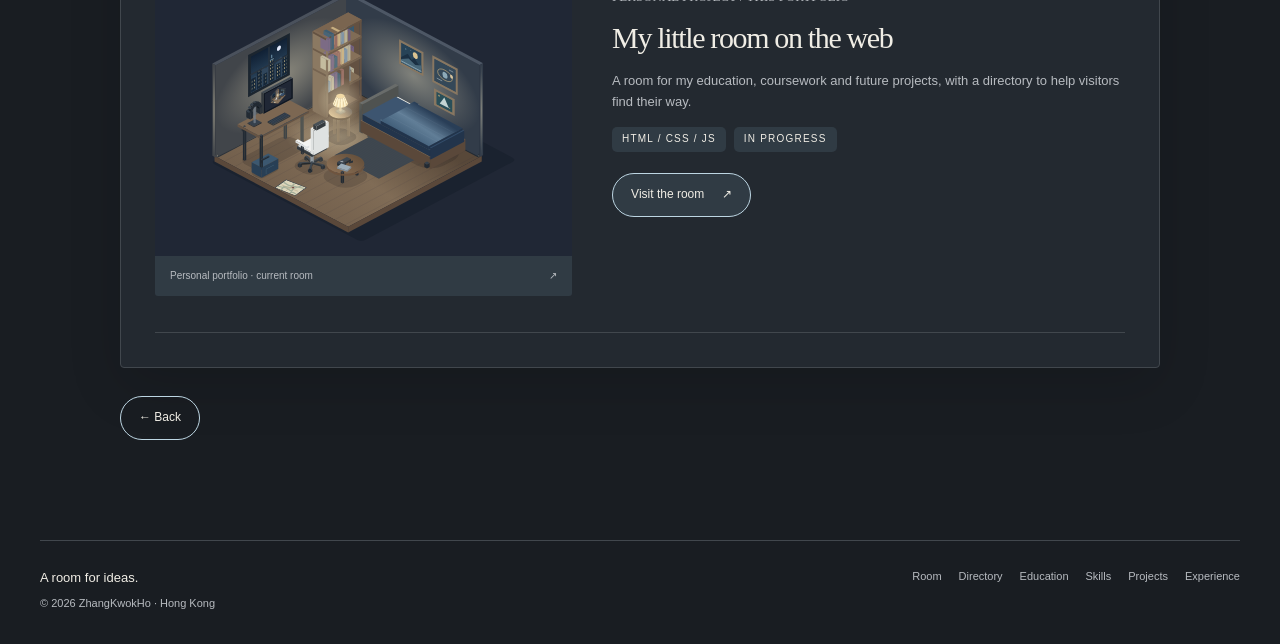
<file: projects.html>
<!DOCTYPE html>
<html lang="en">
<head>
  <meta charset="utf-8">
  <meta name="viewport" content="width=device-width, initial-scale=1">
  <meta name="description" content="ZhangKwokHo’s personal portfolio: education, experience, skills and course projects, explored through a small study room.">
  <meta name="color-scheme" content="dark light">
  <title>Projects — ZhangKwokHo</title>
  <link rel="icon" href="images/favicon.svg" type="image/svg+xml">
  <link rel="stylesheet" href="style.css?v=20261016-audit1">
  <script src="script.js?v=20261016-audit1" defer></script>
  <script src="navigation.js?v=20261016-audit1" data-room-page="projects.html" data-room-root="" defer></script>
</head>
<body class="night">
<a class="skip-link" href="#main-content">Skip to content</a>
<header class="site-header">
  <a class="brand" href="index.html" aria-label="Kwok Ho’s room — home"><span class="brand-mark" aria-hidden="true">kh.</span><span>kwok ho’s room</span></a>
  <nav class="site-nav" id="site-nav" aria-label="Main navigation"><a href="index.html">Room</a>
<a href="sitemap.html">Directory</a>
<a href="education.html">Education</a>
<a href="skills.html">Skills</a>
<a href="projects.html" aria-current="page">Projects</a>
<a href="experience.html">Experience</a></nav>
  <button class="theme-toggle" type="button" aria-label="Night mode" aria-pressed="true" title="Switch to day mode" hidden><svg class="theme-sun" viewBox="0 0 24 24" fill="none" stroke="currentColor" stroke-width="1.6" stroke-linecap="round" aria-hidden="true"><circle cx="12" cy="12" r="4"></circle><path d="M12 2v2m0 16v2M2 12h2m16 0h2M5 5l1.5 1.5m11 11L19 19M5 19l1.5-1.5m11-11L19 5"></path></svg><span class="theme-switch" aria-hidden="true"><span class="theme-thumb"></span></span><svg class="theme-moon" viewBox="0 0 24 24" fill="none" stroke="currentColor" stroke-width="1.6" stroke-linecap="round" stroke-linejoin="round" aria-hidden="true"><path d="M20.7 13.1A8.5 8.5 0 0 1 10.9 3.3 8.5 8.5 0 1 0 20.7 13.1Z"></path></svg><span class="theme-label">Night</span></button>
  <button class="menu-toggle" type="button" aria-controls="site-nav" aria-expanded="false" aria-label="Open navigation" hidden>Menu</button>
</header>
<main class="page-main" id="main-content">
  <a class="back-room" data-room-back href="index.html#tour-projects"><svg class="" viewBox="0 0 24 24" fill="none" stroke="currentColor" stroke-width="1.6" stroke-linecap="round" stroke-linejoin="round" aria-hidden="true"><path d="M19 12H5m6-6-6 6 6 6"></path></svg><span>Back</span></a>
  <div class="page-heading">
    <div><p class="eyebrow">05 / THE MONITOR</p><h1>Small projects. Real learning.</h1><p class="page-intro">My web coursework, individual and group game projects, and the room that brings them together.</p></div>
    <div class="page-symbol" aria-hidden="true"><svg class="" viewBox="0 0 24 24" fill="none" stroke="currentColor" stroke-width="1.6" stroke-linecap="round" stroke-linejoin="round" aria-hidden="true"><rect x="3" y="4" width="18" height="13" rx="2"></rect><path d="M8 21h8m-4-4v4M9 8l-3 3 3 3m6-6 3 3-3 3"></path></svg></div>
  </div>
  <section data-reveal class="content-panel wide coursework-panel" id="coursework" aria-labelledby="projects-list-title">
  <p class="section-label">COURSEWORK &amp; PROJECTS</p>
  <h2 id="projects-list-title">Learning by making.</h2>
  <p class="coursework-intro">CIS222 · Web Design and Development — Year 2 · Semester 1 (2026). Tutorials run in order: 2 → 3 → 4 → 5. My CIS243 game projects follow, labelled as individual or group work.</p>
  <div class="filters" role="group" aria-label="Filter projects">
    <button class="filter-button" type="button" data-filter="all" aria-pressed="true" hidden>All projects</button>
    <button class="filter-button" type="button" data-filter="web" aria-pressed="false" hidden>Websites</button>
    <button class="filter-button" type="button" data-filter="forms" aria-pressed="false" hidden>Forms</button>
    <button class="filter-button" type="button" data-filter="media" aria-pressed="false" hidden>Media</button>
    <button class="filter-button" type="button" data-filter="games" aria-pressed="false" hidden>Games</button>
  </div>
  <p class="project-count small-note" id="project-count" aria-live="polite">7 projects</p>
  <div class="project-list">
  <!-- Keep Tutorials in numerical order. Add Tutorial 6 after Tutorial 5 and before the game projects. -->
    <article class="project-entry coursework-entry" id="tutorial-02" data-course="CIS222" data-year="2" data-semester="1" data-completed-year="2026" data-tutorial="2" data-category="web media">
      <a class="project-preview coursework-preview" href="coursework/tutorial-02/index.html" aria-label="Open Tutorial 2: My personal web page"><img src="images/tutorial-02.svg" width="960" height="640" loading="lazy" alt="Tutorial 2 cover: My personal web page"><span class="coursework-caption">Light and dark page variants <span aria-hidden="true">↗</span></span></a>
      <div class="project-body">
        <p class="project-number">TUTORIAL 02 / HTML &amp; MEDIA</p>
        <h3>My personal web page</h3>
        <p>A personal introduction built with HTML headings, ordered and unordered lists, a photo, audio playback and a downloadable Word document.</p>
        <p class="small-note">Year 2 · Semester 1 · CIS222 — Web Design and Development · 2026</p>
        <div class="project-meta tag-list"><span class="tag">HTML</span><span class="tag">Audio & images</span><span class="tag">COMPLETED</span></div>
        <div class="project-actions"><a class="button" href="coursework/tutorial-02/index.html">Open exercise <span aria-hidden="true">↗</span></a><a class="action-link" href="coursework/tutorial-02/index-dark.html">View dark version <span aria-hidden="true">↗</span></a></div>
        <button class="button button-secondary disclosure" type="button" data-disclosure aria-expanded="true" aria-controls="project-tutorial2-details" hidden>About this exercise <span data-marker aria-hidden="true">−</span></button>
        <div class="detail-panel" id="project-tutorial2-details"><h4>Inside Tutorial 2</h4><p>The page introduces my studies and career goals. It also links to the supplied audio recording, photo and Word file.</p></div>
      </div>
    </article>
    <article class="project-entry coursework-entry" id="tutorial-03" data-course="CIS222" data-year="2" data-semester="1" data-completed-year="2026" data-tutorial="3" data-category="web">
      <a class="project-preview coursework-preview" href="coursework/tutorial-03/website.html" aria-label="Open Tutorial 3: A page built with tables"><img src="images/tutorial-03.svg" width="960" height="640" loading="lazy" alt="Tutorial 3 cover: A page built with tables"><span class="coursework-caption">Banner, menu and introduction <span aria-hidden="true">↗</span></span></a>
      <div class="project-body">
        <p class="project-number">TUTORIAL 03 / HTML LAYOUT</p>
        <h3>A page built with tables</h3>
        <p>A banner and a two-column table arrange the menu and introduction. The exercise explores colours, text formatting and the structure of a webpage.</p>
        <p class="small-note">Year 2 · Semester 1 · CIS222 — Web Design and Development · 2026</p>
        <div class="project-meta tag-list"><span class="tag">HTML tables</span><span class="tag">Text styling</span><span class="tag">COMPLETED</span></div>
        <div class="project-actions"><a class="button" href="coursework/tutorial-03/website.html">Open exercise <span aria-hidden="true">↗</span></a></div>
        <button class="button button-secondary disclosure" type="button" data-disclosure aria-expanded="true" aria-controls="project-tutorial3-details" hidden>About this exercise <span data-marker aria-hidden="true">−</span></button>
        <div class="detail-panel" id="project-tutorial3-details"><h4>Inside Tutorial 3</h4><p>The layout uses table rows, column spans, a banner image and several text styles. The original table-based exercise is kept as part of my learning record.</p></div>
      </div>
    </article>
    <article class="project-entry coursework-entry" id="tutorial-04" data-course="CIS222" data-year="2" data-semester="1" data-completed-year="2026" data-tutorial="4" data-category="forms">
      <a class="project-preview coursework-preview" href="coursework/tutorial-04/index.html" aria-label="Open Tutorial 4: Student registration form"><img src="images/tutorial-04.svg" width="960" height="640" loading="lazy" alt="Tutorial 4 cover: Student registration form"><span class="coursework-caption">Student registration · local demo <span aria-hidden="true">↗</span></span></a>
      <div class="project-body">
        <p class="project-number">TUTORIAL 04 / FORMS &amp; CSS</p>
        <h3>Student registration form</h3>
        <p>A styled registration form with name fields, a course selector, gender options, a Hong Kong phone prefix, address, email and password fields.</p>
        <p class="small-note">Year 2 · Semester 1 · CIS222 — Web Design and Development · 2026</p>
        <div class="project-meta tag-list"><span class="tag">HTML forms</span><span class="tag">CSS</span><span class="tag">COMPLETED</span></div>
        <div class="project-actions"><a class="button" href="coursework/tutorial-04/index.html">Try the form <span aria-hidden="true">↗</span></a></div>
        <button class="button button-secondary disclosure" type="button" data-disclosure aria-expanded="true" aria-controls="project-tutorial4-details" hidden>About this exercise <span data-marker aria-hidden="true">−</span></button>
        <div class="detail-panel" id="project-tutorial4-details"><h4>Inside Tutorial 4</h4><p>This exercise combines labelled form controls, selection inputs and CSS focus states. The published demo validates the fields locally and does not send a registration request.</p></div>
      </div>
    </article>
    <article class="project-entry coursework-entry" id="tutorial-05" data-course="CIS222" data-year="2" data-semester="1" data-completed-year="2026" data-tutorial="5" data-category="web forms">
      <a class="project-preview coursework-preview" href="coursework/tutorial-05/index.html" aria-label="Open Tutorial 5: NexGen Tech Solutions"><img src="images/tutorial-05.svg" width="960" height="640" loading="lazy" alt="Tutorial 5 cover: NexGen Tech Solutions"><span class="coursework-caption">Homepage and account registration <span aria-hidden="true">↗</span></span></a>
      <div class="project-body">
        <p class="project-number">TUTORIAL 05 / WEBSITE &amp; FORM</p>
        <h3>NexGen Tech Solutions</h3>
        <p>A two-page technology company exercise with a homepage, service cards, section navigation and an account registration page.</p>
        <p class="small-note">Year 2 · Semester 1 · CIS222 — Web Design and Development · 2026</p>
        <div class="project-meta tag-list"><span class="tag">HTML &amp; CSS</span><span class="tag">Two pages</span><span class="tag">COMPLETED</span></div>
        <div class="project-actions"><a class="button" href="coursework/tutorial-05/index.html">Open website <span aria-hidden="true">↗</span></a><a class="action-link" href="coursework/tutorial-05/register.html">Try registration <span aria-hidden="true">↗</span></a></div>
        <button class="button button-secondary disclosure" type="button" data-disclosure aria-expanded="true" aria-controls="project-tutorial5-details" hidden>About this exercise <span data-marker aria-hidden="true">−</span></button>
        <div class="detail-panel" id="project-tutorial5-details"><h4>Inside Tutorial 5</h4><p>The homepage introduces the sample company and three services. Its registration page includes required inputs, an account selector, a terms checkbox and a reset button. Registration is a local demonstration.</p></div>
      </div>
    </article>
    <!-- CIS243 GAME PROJECTS: distinct from the CIS222 tutorial sequence. -->
    <article class="project-entry game-entry" id="game-endless" data-category="games" data-project-type="group" data-course="CIS243">
      <a class="project-preview coursework-preview" href="images/games/endless-results.png" aria-label="View supplied Endless Runner screenshot"><img src="images/games/endless-results.png" width="1290" height="754" loading="lazy" style="object-fit: contain;" alt="Supplied Endless Runner results-screen screenshot showing the runner, platforms, collectible diamonds, distance and score"><span class="coursework-caption">Supplied game screenshot · results screen <span aria-hidden="true">↗</span></span></a>
      <div class="project-body">
        <p class="project-number">GROUP PROJECT / CIS243</p><h3>Endless Runner</h3>
        <p>A group 2D runner project made in Unreal Engine. The supplied project includes character, obstacle and collectible Blueprints, with distance, score and a results screen.</p>
        <p class="small-note">Year 1 · Semester 2 · CIS243 — 2D Game Design and Development</p>
        <div class="project-meta tag-list"><span class="tag">GROUP PROJECT</span><span class="tag">UNREAL ENGINE 5.6</span><span class="tag">2D GAME</span></div>
        <div class="project-actions"><a class="button" href="images/games/endless-results.png">View screenshot <span aria-hidden="true">↗</span></a></div>
        <button class="button button-secondary disclosure" type="button" data-disclosure aria-expanded="true" aria-controls="project-endless-details" hidden>Project details <span data-marker aria-hidden="true">−</span></button>
        <div class="detail-panel" id="project-endless-details"><h4>A team game project</h4><p>The image is an actual screenshot supplied with the project archive. It shows the results screen, remaining game scene and score display.</p><p>The original project uses Unreal Engine 5.6 and Paper2D. This entry presents the project as a screenshot showcase; it is not a browser-playable build.</p></div>
      </div>
    </article>
    <article class="project-entry game-entry" id="game-flappy" data-category="games" data-project-type="individual" data-course="CIS243">
      <div class="project-preview coursework-preview"><img src="images/games/flappy-project.svg" width="960" height="640" loading="lazy" alt="Flappy Bird project cover illustrating player, pipe and HUD Blueprint components; not a gameplay screenshot"><span class="coursework-caption">Project cover · source files</span></div>
      <div class="project-body">
        <p class="project-number">INDIVIDUAL PROJECT / CIS243</p><h3>Flappy Bird</h3>
        <p>My individual game assignment in Unreal Engine. The source project contains Blueprints for the bird, pipes, player control, HUD and game states, together with a gameplay level.</p>
        <p class="small-note">Year 1 · Semester 2 · CIS243 — 2D Game Design and Development</p>
        <div class="project-meta tag-list"><span class="tag">INDIVIDUAL ASSIGNMENT</span><span class="tag">UNREAL ENGINE 5.6</span><span class="tag">BLUEPRINTS</span></div>
        <div class="project-actions"><a class="button" href="downloads/flappy-bird-source.zip" download>Download project · 1.2 MB <span aria-hidden="true">↓</span></a></div>
        <button class="button button-secondary disclosure" type="button" data-disclosure aria-expanded="true" aria-controls="project-flappy-details" hidden>Project details <span data-marker aria-hidden="true">−</span></button>
        <div class="detail-panel" id="project-flappy-details"><h4>Open the source project</h4><p>The download contains the Unreal project, configuration and game assets. Open <code>Flappy_Bird.uproject</code> in Unreal Engine 5.6, then open the <code>blueprints/Level/Level1</code> level.</p><p>The cover illustrates the project structure. A verified gameplay screenshot is not available in this portfolio; the download is source material and does not run directly in the browser.</p></div>
      </div>
    </article>
    <article class="project-entry portfolio-entry" data-category="web">
      <a class="project-preview coursework-preview" href="index.html" aria-label="Visit my interactive room"><img src="images/room-current.svg?v=20261016-profile2" width="960" height="640" loading="lazy" alt="Current room model with a white gaming chair, navy duvet, short monitor and warm bedside lamp"><span class="coursework-caption">Personal portfolio · current room <span aria-hidden="true">↗</span></span></a>
      <div class="project-body"><p class="project-number">PERSONAL PROJECT / THIS PORTFOLIO</p><h3>My little room on the web</h3><p>A room for my education, coursework and future projects, with a directory to help visitors find their way.</p><div class="project-meta tag-list"><span class="tag">HTML / CSS / JS</span><span class="tag">IN PROGRESS</span></div><div class="project-actions"><a class="button" href="index.html">Visit the room <span aria-hidden="true">↗</span></a></div></div>
    </article>
  </div>
</section>
  <a class="button button-secondary page-back" data-room-back href="index.html#tour-projects">← Back</a>
</main>
<footer class="site-footer">
  <div><p class="footer-title">A room for ideas.</p><p class="footer-copy">© 2026 ZhangKwokHo · Hong Kong</p></div>
  <nav class="footer-nav" aria-label="Footer navigation"><a href="index.html">Room</a>
<a href="sitemap.html">Directory</a>
<a href="education.html">Education</a>
<a href="skills.html">Skills</a>
<a href="projects.html">Projects</a>
<a href="experience.html">Experience</a></nav>
</footer>
</body>
</html>
</file>
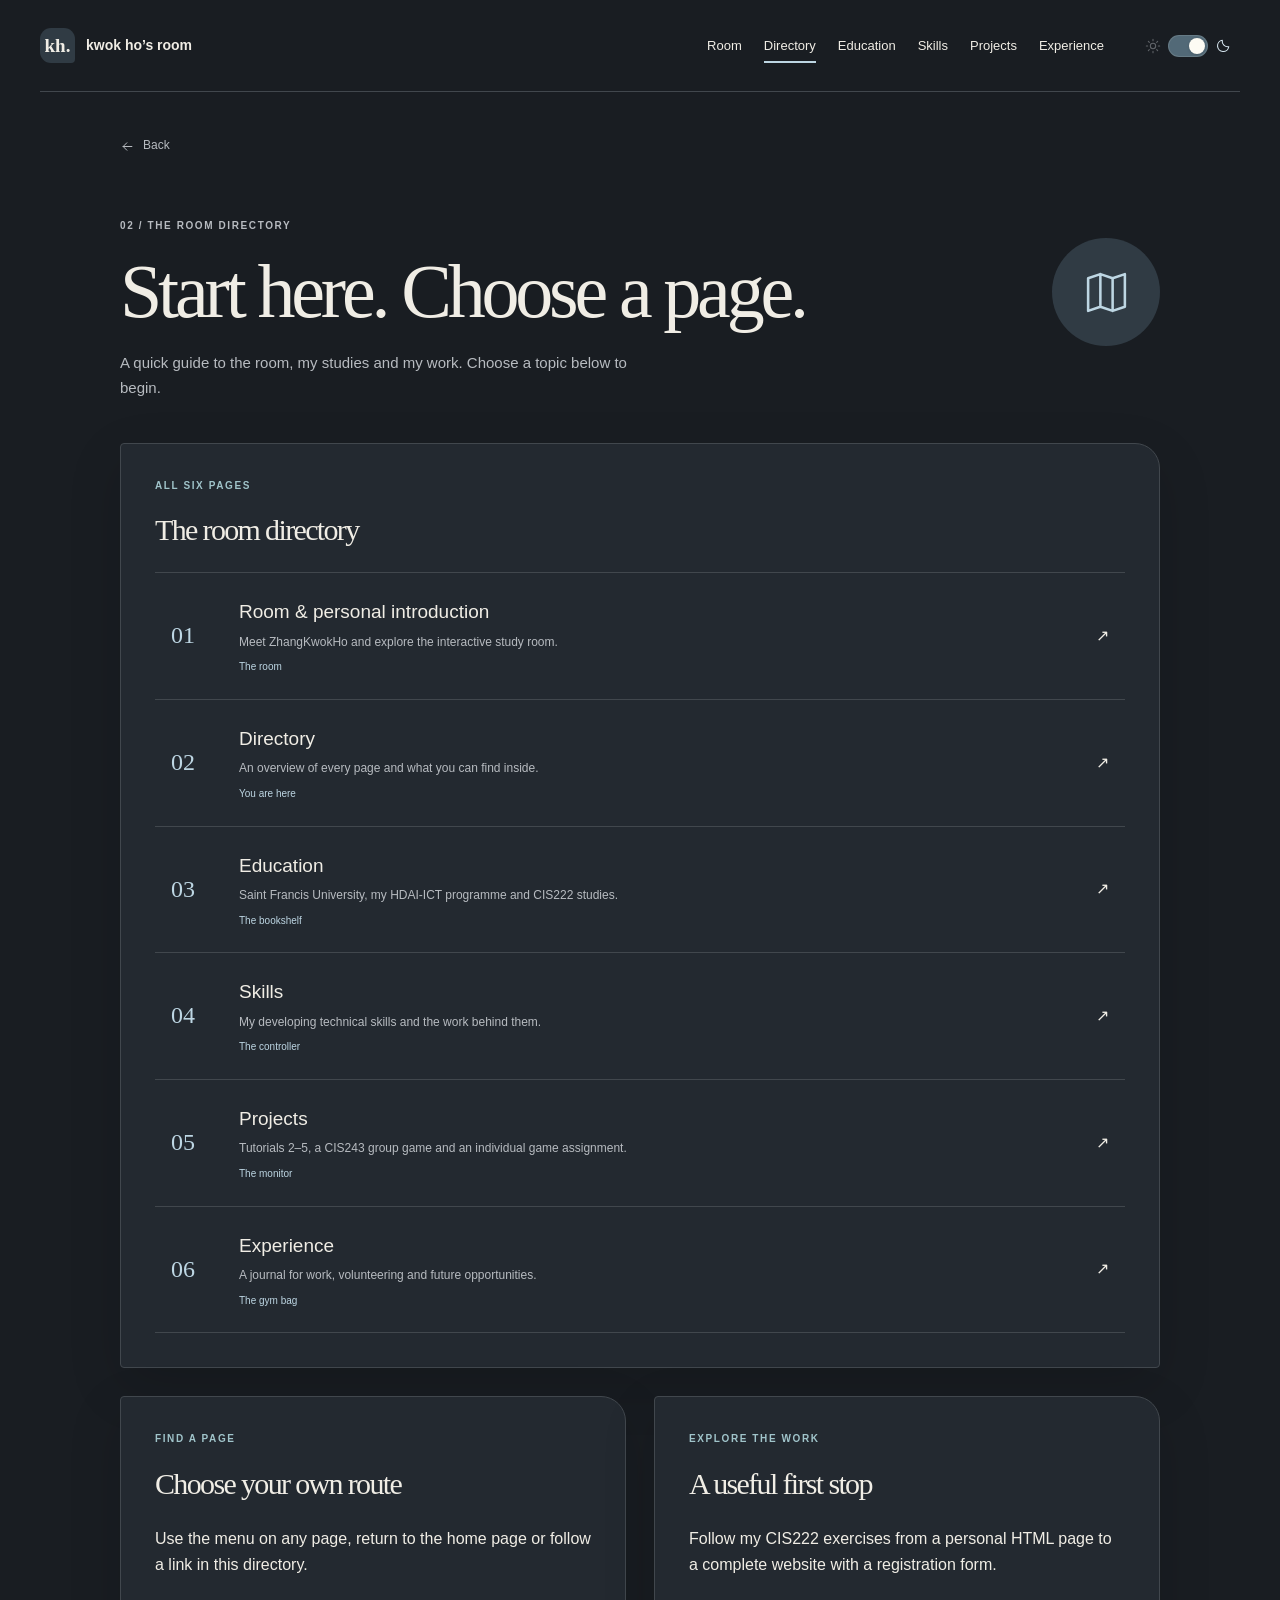
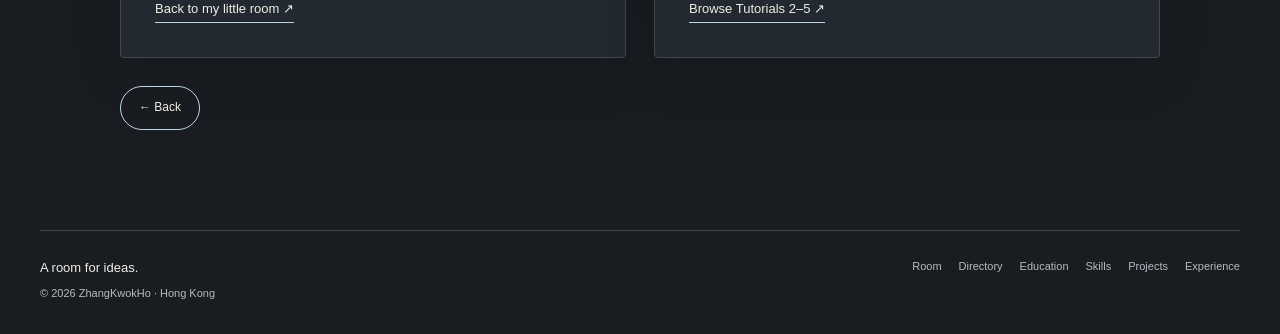
<file: sitemap.html>
<!DOCTYPE html>
<html lang="en">
<head>
  <meta charset="utf-8">
  <meta name="viewport" content="width=device-width, initial-scale=1">
  <meta name="description" content="ZhangKwokHo’s personal portfolio: education, experience, skills and course projects, explored through a small study room.">
  <meta name="color-scheme" content="dark light">
  <title>Site Map — ZhangKwokHo</title>
  <link rel="icon" href="images/favicon.svg" type="image/svg+xml">
  <link rel="stylesheet" href="style.css?v=20261016-audit1">
  <script src="script.js?v=20261016-audit1" defer></script>
  <script src="navigation.js?v=20261016-audit1" data-room-page="sitemap.html" data-room-root="" defer></script>
</head>
<body class="night">
<a class="skip-link" href="#main-content">Skip to content</a>
<header class="site-header">
  <a class="brand" href="index.html" aria-label="Kwok Ho’s room — home"><span class="brand-mark" aria-hidden="true">kh.</span><span>kwok ho’s room</span></a>
  <nav class="site-nav" id="site-nav" aria-label="Main navigation"><a href="index.html">Room</a>
<a href="sitemap.html" aria-current="page">Directory</a>
<a href="education.html">Education</a>
<a href="skills.html">Skills</a>
<a href="projects.html">Projects</a>
<a href="experience.html">Experience</a></nav>
  <button class="theme-toggle" type="button" aria-label="Night mode" aria-pressed="true" title="Switch to day mode" hidden><svg class="theme-sun" viewBox="0 0 24 24" fill="none" stroke="currentColor" stroke-width="1.6" stroke-linecap="round" aria-hidden="true"><circle cx="12" cy="12" r="4"></circle><path d="M12 2v2m0 16v2M2 12h2m16 0h2M5 5l1.5 1.5m11 11L19 19M5 19l1.5-1.5m11-11L19 5"></path></svg><span class="theme-switch" aria-hidden="true"><span class="theme-thumb"></span></span><svg class="theme-moon" viewBox="0 0 24 24" fill="none" stroke="currentColor" stroke-width="1.6" stroke-linecap="round" stroke-linejoin="round" aria-hidden="true"><path d="M20.7 13.1A8.5 8.5 0 0 1 10.9 3.3 8.5 8.5 0 1 0 20.7 13.1Z"></path></svg><span class="theme-label">Night</span></button>
  <button class="menu-toggle" type="button" aria-controls="site-nav" aria-expanded="false" aria-label="Open navigation" hidden>Menu</button>
</header>
<main class="page-main" id="main-content">
  <a class="back-room" data-room-back href="index.html#tour-map"><svg class="" viewBox="0 0 24 24" fill="none" stroke="currentColor" stroke-width="1.6" stroke-linecap="round" stroke-linejoin="round" aria-hidden="true"><path d="M19 12H5m6-6-6 6 6 6"></path></svg><span>Back</span></a>
  <div class="page-heading">
    <div><p class="eyebrow">02 / THE ROOM DIRECTORY</p><h1>Start here. Choose a page.</h1><p class="page-intro">A quick guide to the room, my studies and my work. Choose a topic below to begin.</p></div>
    <div class="page-symbol" aria-hidden="true"><svg class="" viewBox="0 0 24 24" fill="none" stroke="currentColor" stroke-width="1.6" stroke-linecap="round" stroke-linejoin="round" aria-hidden="true"><path d="m3 5 6-2 6 2 6-2v16l-6 2-6-2-6 2zM9 3v16m6-14v16"></path></svg></div>
  </div>
  <!-- Directory order follows the main menu. -->
  
<section data-reveal class="content-panel wide" aria-labelledby="sitemap-title">
  <p class="section-label">ALL SIX PAGES</p>
  <h2 id="sitemap-title">The room directory</h2>
  <ol class="map-list">
<li><a class="map-link" href="index.html"><span class="map-number">01</span><span class="map-copy"><strong>Room &amp; personal introduction</strong><span>Meet ZhangKwokHo and explore the interactive study room.</span><span class="map-route">The room</span></span><span aria-hidden="true">↗</span></a></li>
<li><a class="map-link" href="sitemap.html" aria-current="page"><span class="map-number">02</span><span class="map-copy"><strong>Directory</strong><span>An overview of every page and what you can find inside.</span><span class="map-route">You are here</span></span><span aria-hidden="true">↗</span></a></li>
<li><a class="map-link" href="education.html"><span class="map-number">03</span><span class="map-copy"><strong>Education</strong><span>Saint Francis University, my HDAI-ICT programme and CIS222 studies.</span><span class="map-route">The bookshelf</span></span><span aria-hidden="true">↗</span></a></li>
<li><a class="map-link" href="skills.html"><span class="map-number">04</span><span class="map-copy"><strong>Skills</strong><span>My developing technical skills and the work behind them.</span><span class="map-route">The controller</span></span><span aria-hidden="true">↗</span></a></li>
<li><a class="map-link" href="projects.html"><span class="map-number">05</span><span class="map-copy"><strong>Projects</strong><span>Tutorials 2–5, a CIS243 group game and an individual game assignment.</span><span class="map-route">The monitor</span></span><span aria-hidden="true">↗</span></a></li>
<li><a class="map-link" href="experience.html"><span class="map-number">06</span><span class="map-copy"><strong>Experience</strong><span>A journal for work, volunteering and future opportunities.</span><span class="map-route">The gym bag</span></span><span aria-hidden="true">↗</span></a></li>
</ol>
</section>
<div class="page-grid">
  <section data-reveal class="content-panel" aria-labelledby="sitemap-navigation-title"><p class="section-label">FIND A PAGE</p><h2 id="sitemap-navigation-title">Choose your own route</h2><p>Use the menu on any page, return to the home page or follow a link in this directory.</p><a class="action-link" href="index.html">Back to my little room <span aria-hidden="true">↗</span></a></section>
  <section data-reveal class="content-panel" aria-labelledby="sitemap-reading-title"><p class="section-label">EXPLORE THE WORK</p><h2 id="sitemap-reading-title">A useful first stop</h2><p>Follow my CIS222 exercises from a personal HTML page to a complete website with a registration form.</p><a class="action-link" href="projects.html">Browse Tutorials 2–5 <span aria-hidden="true">↗</span></a></section>
</div>
  <a class="button button-secondary page-back" data-room-back href="index.html#tour-map">← Back</a>
</main>
<footer class="site-footer">
  <div><p class="footer-title">A room for ideas.</p><p class="footer-copy">© 2026 ZhangKwokHo · Hong Kong</p></div>
  <nav class="footer-nav" aria-label="Footer navigation"><a href="index.html">Room</a>
<a href="sitemap.html">Directory</a>
<a href="education.html">Education</a>
<a href="skills.html">Skills</a>
<a href="projects.html">Projects</a>
<a href="experience.html">Experience</a></nav>
</footer>
</body>
</html>
</file>
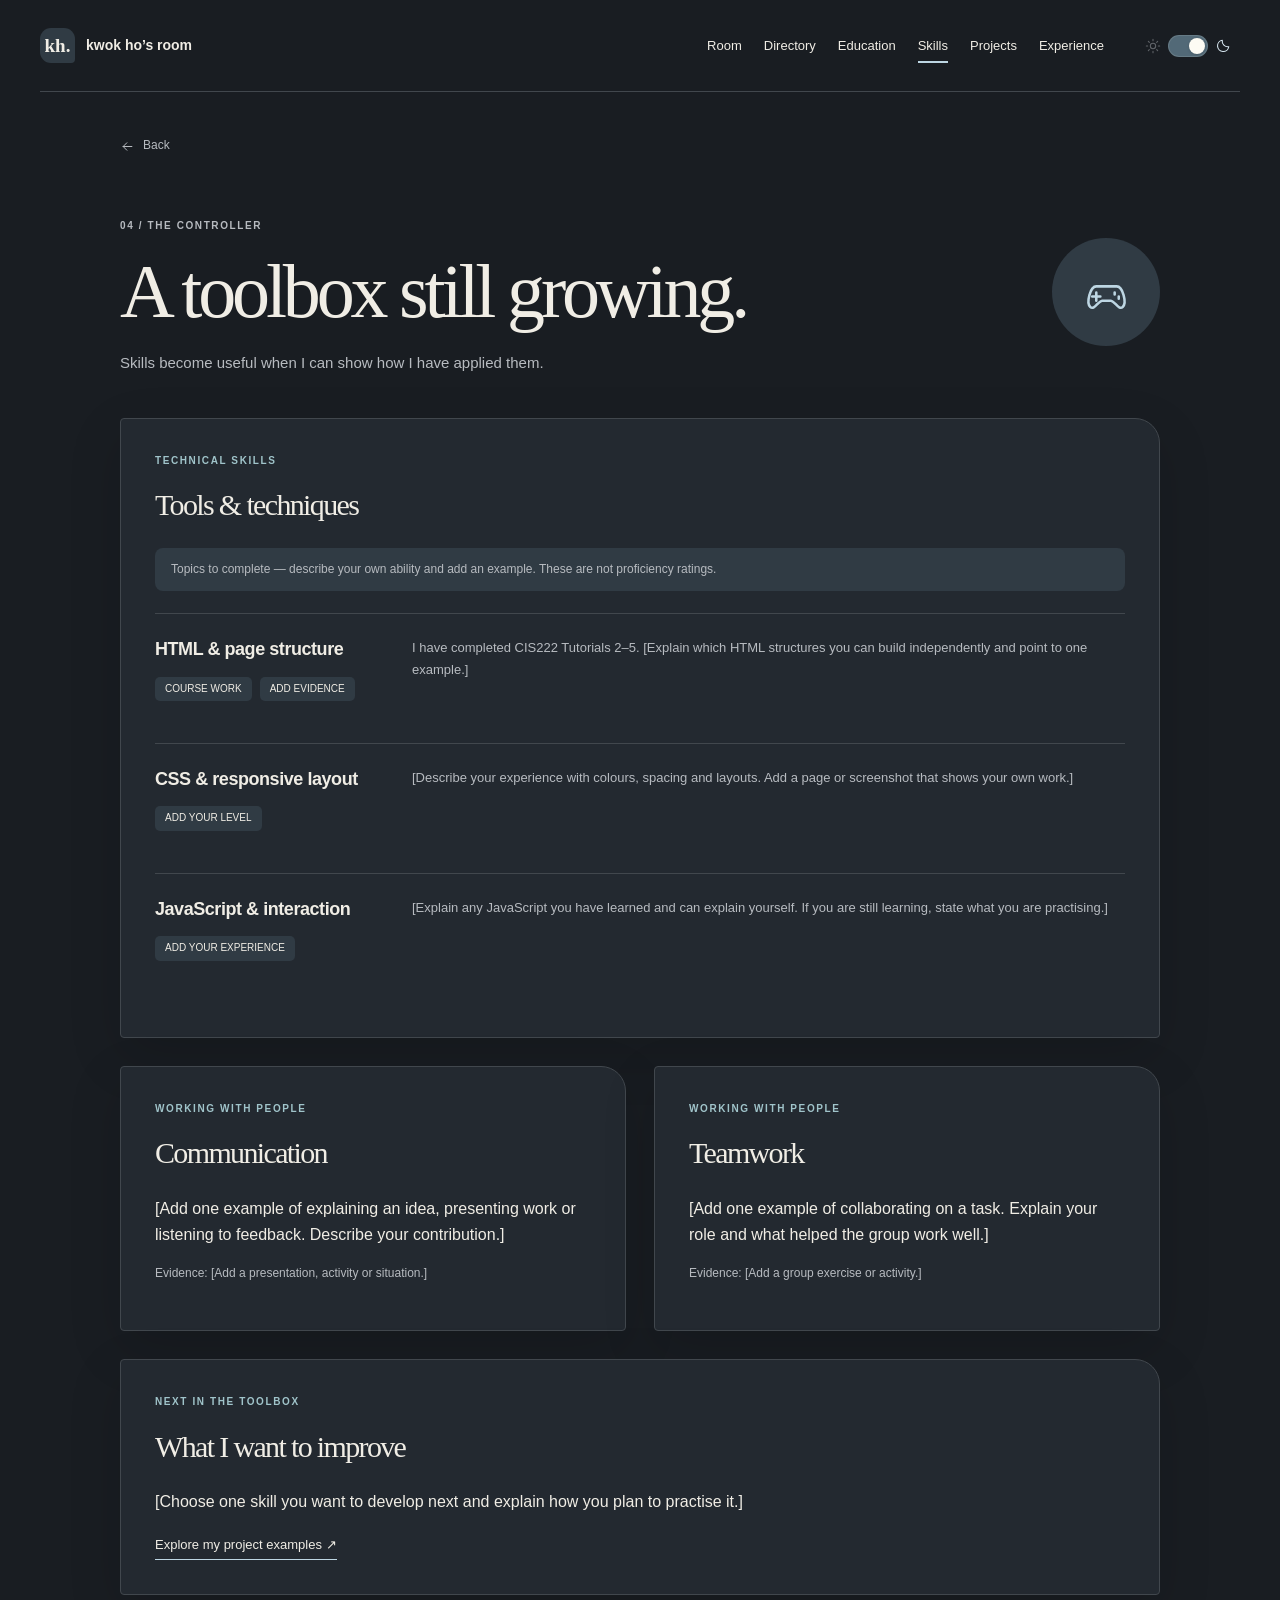
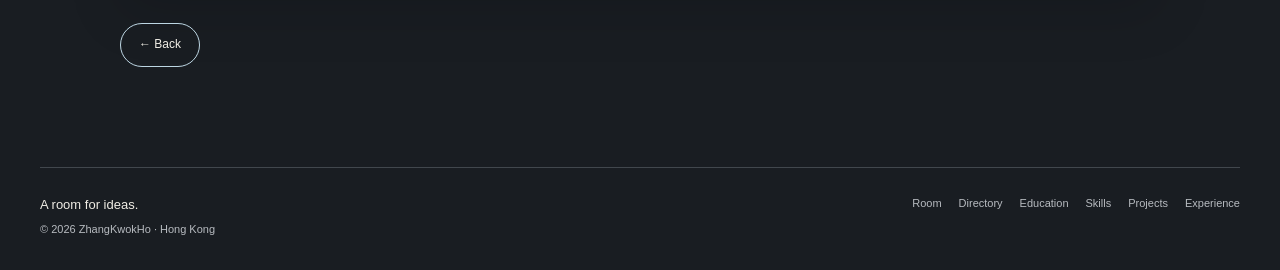
<file: skills.html>
<!DOCTYPE html>
<html lang="en">
<head>
  <meta charset="utf-8">
  <meta name="viewport" content="width=device-width, initial-scale=1">
  <meta name="description" content="ZhangKwokHo’s personal portfolio: education, experience, skills and course projects, explored through a small study room.">
  <meta name="color-scheme" content="dark light">
  <title>Skills — ZhangKwokHo</title>
  <link rel="icon" href="images/favicon.svg" type="image/svg+xml">
  <link rel="stylesheet" href="style.css?v=20261016-audit1">
  <script src="script.js?v=20261016-audit1" defer></script>
  <script src="navigation.js?v=20261016-audit1" data-room-page="skills.html" data-room-root="" defer></script>
</head>
<body class="night">
<a class="skip-link" href="#main-content">Skip to content</a>
<header class="site-header">
  <a class="brand" href="index.html" aria-label="Kwok Ho’s room — home"><span class="brand-mark" aria-hidden="true">kh.</span><span>kwok ho’s room</span></a>
  <nav class="site-nav" id="site-nav" aria-label="Main navigation"><a href="index.html">Room</a>
<a href="sitemap.html">Directory</a>
<a href="education.html">Education</a>
<a href="skills.html" aria-current="page">Skills</a>
<a href="projects.html">Projects</a>
<a href="experience.html">Experience</a></nav>
  <button class="theme-toggle" type="button" aria-label="Night mode" aria-pressed="true" title="Switch to day mode" hidden><svg class="theme-sun" viewBox="0 0 24 24" fill="none" stroke="currentColor" stroke-width="1.6" stroke-linecap="round" aria-hidden="true"><circle cx="12" cy="12" r="4"></circle><path d="M12 2v2m0 16v2M2 12h2m16 0h2M5 5l1.5 1.5m11 11L19 19M5 19l1.5-1.5m11-11L19 5"></path></svg><span class="theme-switch" aria-hidden="true"><span class="theme-thumb"></span></span><svg class="theme-moon" viewBox="0 0 24 24" fill="none" stroke="currentColor" stroke-width="1.6" stroke-linecap="round" stroke-linejoin="round" aria-hidden="true"><path d="M20.7 13.1A8.5 8.5 0 0 1 10.9 3.3 8.5 8.5 0 1 0 20.7 13.1Z"></path></svg><span class="theme-label">Night</span></button>
  <button class="menu-toggle" type="button" aria-controls="site-nav" aria-expanded="false" aria-label="Open navigation" hidden>Menu</button>
</header>
<main class="page-main" id="main-content">
  <a class="back-room" data-room-back href="index.html#tour-skills"><svg class="" viewBox="0 0 24 24" fill="none" stroke="currentColor" stroke-width="1.6" stroke-linecap="round" stroke-linejoin="round" aria-hidden="true"><path d="M19 12H5m6-6-6 6 6 6"></path></svg><span>Back</span></a>
  <div class="page-heading">
    <div><p class="eyebrow">04 / THE CONTROLLER</p><h1>A toolbox still growing.</h1><p class="page-intro">Skills become useful when I can show how I have applied them.</p></div>
    <div class="page-symbol" aria-hidden="true"><svg class="" viewBox="0 0 24 24" fill="none" stroke="currentColor" stroke-width="1.6" stroke-linecap="round" stroke-linejoin="round" aria-hidden="true"><path d="M7 9h10c3 0 5 8 3 10-2 2-4-3-6-3h-4c-2 0-4 5-6 3C2 17 4 9 7 9zM7 12v4m-2-2h4M16 12v1m2 1v1"></path></svg></div>
  </div>
  <!-- EDIT: Replace [Add ...] text below with your own details. -->
  
<div class="page-grid">
  <section data-reveal class="content-panel wide" aria-labelledby="skills-technical-title">
    <p class="section-label">TECHNICAL SKILLS</p>
    <h2 id="skills-technical-title">Tools &amp; techniques</h2>
    <p class="placeholder-note">Topics to complete — describe your own ability and add an example. These are not proficiency ratings.</p>
    <ul class="skill-list">
      <li class="skill-row"><div><h3>HTML &amp; page structure</h3><div class="tag-list"><span class="tag">COURSE WORK</span><span class="tag">ADD EVIDENCE</span></div></div><p class="skill-description">I have completed CIS222 Tutorials 2–5. [Explain which HTML structures you can build independently and point to one example.]</p></li>
      <li class="skill-row"><div><h3>CSS &amp; responsive layout</h3><div class="tag-list"><span class="tag">ADD YOUR LEVEL</span></div></div><p class="skill-description">[Describe your experience with colours, spacing and layouts. Add a page or screenshot that shows your own work.]</p></li>
      <li class="skill-row"><div><h3>JavaScript &amp; interaction</h3><div class="tag-list"><span class="tag">ADD YOUR EXPERIENCE</span></div></div><p class="skill-description">[Explain any JavaScript you have learned and can explain yourself. If you are still learning, state what you are practising.]</p></li>
    </ul>
  </section>
  <section data-reveal class="content-panel" aria-labelledby="skills-communication-title">
    <p class="section-label">WORKING WITH PEOPLE</p>
    <h2 id="skills-communication-title">Communication</h2>
    <p>[Add one example of explaining an idea, presenting work or listening to feedback. Describe your contribution.]</p>
    <p class="small-note">Evidence: [Add a presentation, activity or situation.]</p>
  </section>
  <section data-reveal class="content-panel" aria-labelledby="skills-teamwork-title">
    <p class="section-label">WORKING WITH PEOPLE</p>
    <h2 id="skills-teamwork-title">Teamwork</h2>
    <p>[Add one example of collaborating on a task. Explain your role and what helped the group work well.]</p>
    <p class="small-note">Evidence: [Add a group exercise or activity.]</p>
  </section>
  <section data-reveal class="content-panel wide" aria-labelledby="skills-next-title">
    <p class="section-label">NEXT IN THE TOOLBOX</p>
    <h2 id="skills-next-title">What I want to improve</h2>
    <p>[Choose one skill you want to develop next and explain how you plan to practise it.]</p>
    <a class="action-link" href="projects.html">Explore my project examples <span aria-hidden="true">↗</span></a>
  </section>
</div>
  <a class="button button-secondary page-back" data-room-back href="index.html#tour-skills">← Back</a>
</main>
<footer class="site-footer">
  <div><p class="footer-title">A room for ideas.</p><p class="footer-copy">© 2026 ZhangKwokHo · Hong Kong</p></div>
  <nav class="footer-nav" aria-label="Footer navigation"><a href="index.html">Room</a>
<a href="sitemap.html">Directory</a>
<a href="education.html">Education</a>
<a href="skills.html">Skills</a>
<a href="projects.html">Projects</a>
<a href="experience.html">Experience</a></nav>
</footer>
</body>
</html>
</file>
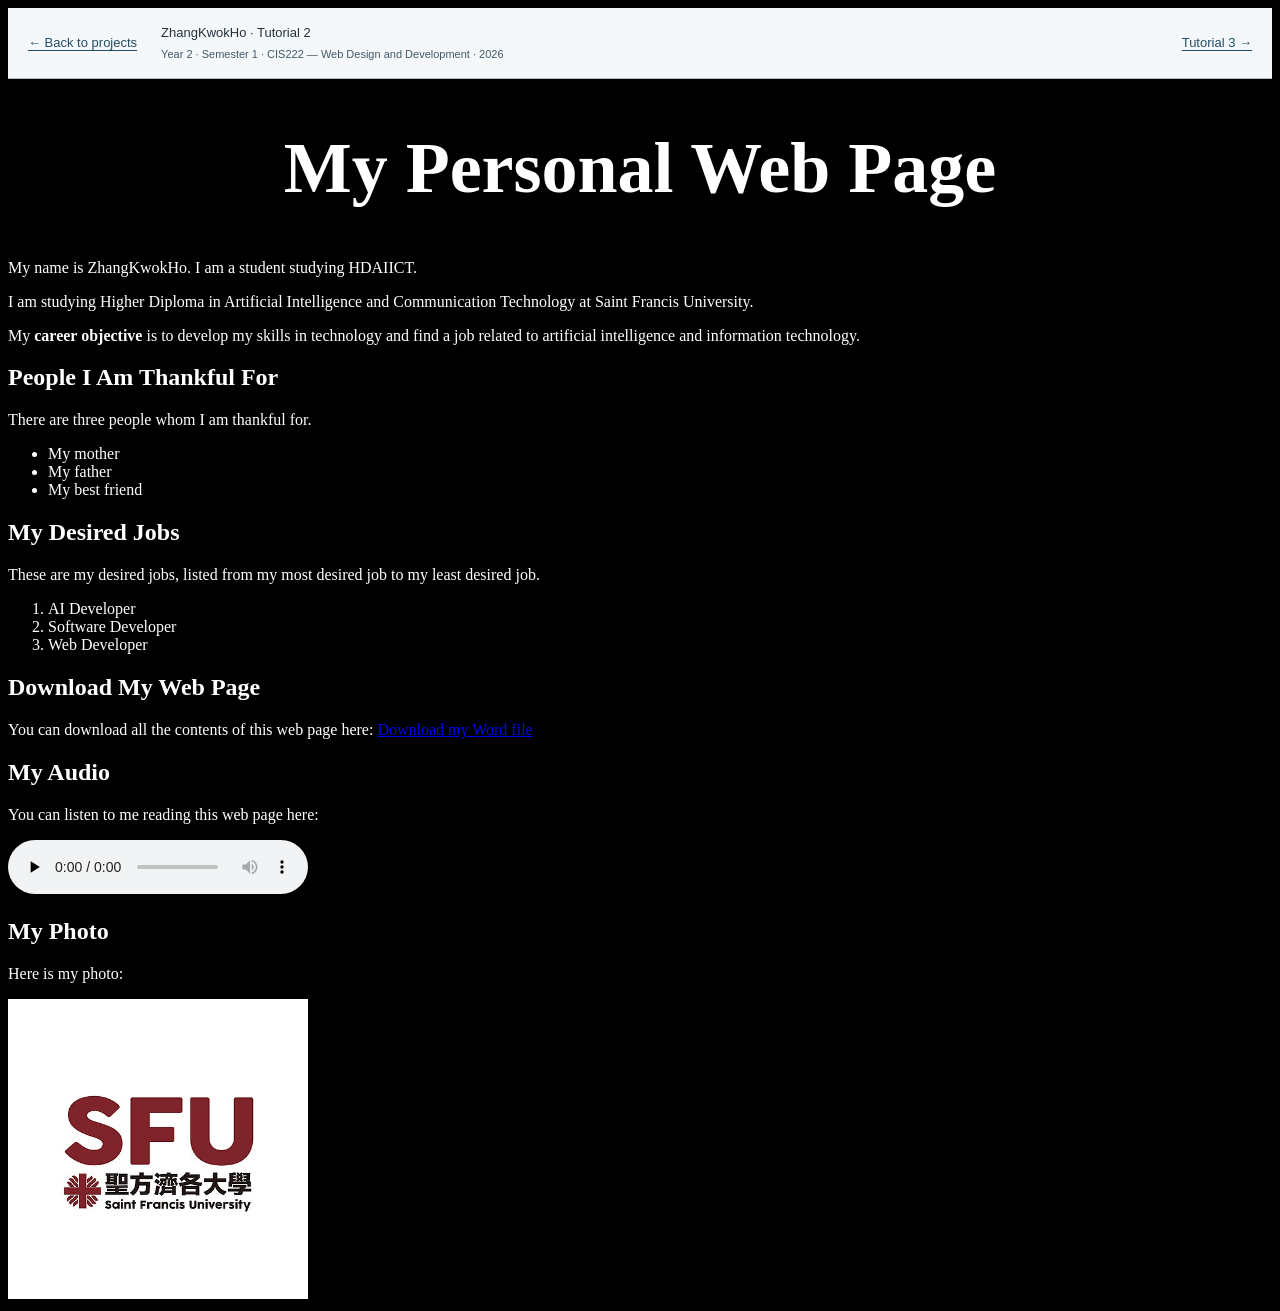
<file: coursework/tutorial-02/index-dark.html>
<!DOCTYPE html>
<html lang="en">

<head>
    <meta charset="UTF-8">
    <title>My Personal Web Page</title>
<meta name="viewport" content="width=device-width, initial-scale=1">
<link rel="stylesheet" href="../coursework.css?v=20261016-audit1">
<script src="../coursework.js?v=20261016-audit1" defer></script>
<script src="../../navigation.js?v=20261016-audit1" data-room-page="coursework/tutorial-02/index-dark.html" data-room-root="../../" defer></script>
</head>

<body class="coursework-demo tutorial-2" style="background-color: black; color: white;">
<div class="coursework-toolbar"><a href="../../projects.html#tutorial-02">← Back to projects</a><span>ZhangKwokHo · Tutorial 2<small class="coursework-course">Year 2 · Semester 1 · CIS222 — Web Design and Development · 2026</small></span><nav aria-label="Coursework navigation"><a href="../tutorial-03/website.html">Tutorial 3 →</a></nav></div>

<h1 style="text-align:center;">My Personal Web Page</h1>

    <p>My name is ZhangKwokHo. I am a student studying HDAIICT.</p>

    <p>I am studying Higher Diploma in Artificial Intelligence and Communication Technology at Saint Francis University.</p>

    <p>My <span style="font-weight:bold;">career objective</span> is to develop my skills in technology and find a job related to artificial intelligence and information technology.</p>

    <h2>People I Am <span style="font-weight:bold;">Thankful</span> For</h2>

    <p>There are three people whom I am thankful for.</p>

    <ul>
        <li>My mother</li>
        <li>My father</li>
        <li>My best friend</li>
    </ul>

<h2>My <span style="font-weight:bold;">Desired Jobs</span></h2>

    <p>These are my desired jobs, listed from my most desired job to my least desired job.</p>

    <ol>
        <li>AI Developer</li>
        <li>Software Developer</li>
        <li>Web Developer</li>
    </ol>

    <h2>Download My Web Page</h2>

<p>
    You can download all the contents of this web page here:
    <a href="./file/My Personal Web Page.docx" download>Download my Word file</a>
</p>

<h2>My Audio</h2>

<p>You can listen to me reading this web page here:</p>
<audio controls preload="none">
        <source src="./audio/audio.mp3" type="audio/mpeg">
        Your browser does not support audio.
    </audio> 

<h2>My Photo</h2>

<p>
    Here is my photo:
</p>

<img src="./images/Photo.jpg" alt="My photo" style="width:300px;">

</body>

</html>
</file>
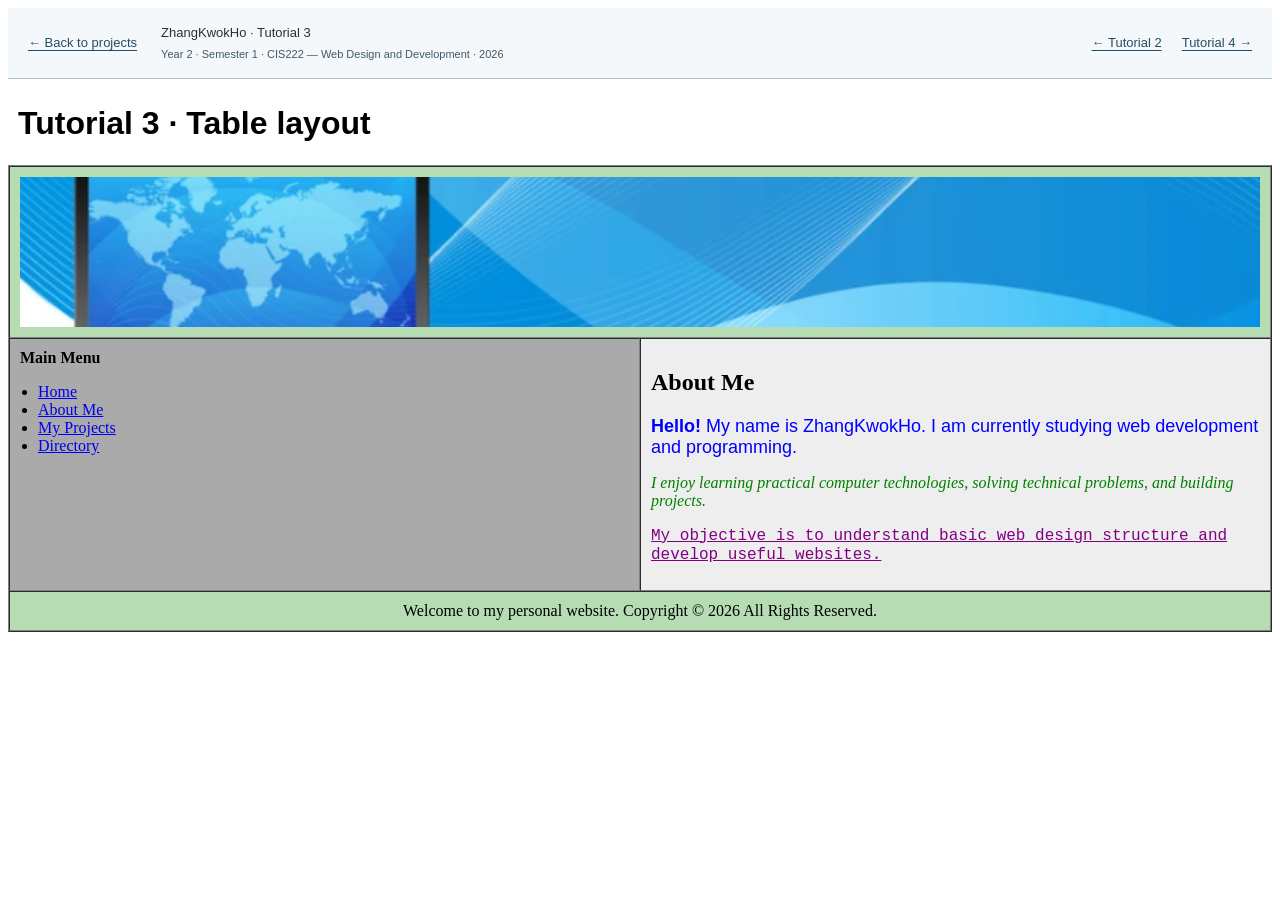
<file: coursework/tutorial-03/website.html>
<!DOCTYPE html>
<html lang="en">
   <head>
<meta charset="utf-8">
      <title>Tutorial 3 · Table Layout</title>
   <meta name="viewport" content="width=device-width, initial-scale=1">
<link rel="stylesheet" href="../coursework.css?v=20261016-audit1">
<script src="../coursework.js?v=20261016-audit1" defer></script>
<script src="../../navigation.js?v=20261016-audit1" data-room-page="coursework/tutorial-03/website.html" data-room-root="../../" defer></script>
</head>
   <body class="coursework-demo tutorial-3">
<div class="coursework-toolbar"><a href="../../projects.html#tutorial-03">← Back to projects</a><span>ZhangKwokHo · Tutorial 3<small class="coursework-course">Year 2 · Semester 1 · CIS222 — Web Design and Development · 2026</small></span><nav aria-label="Coursework navigation"><a href="../tutorial-02/index.html">← Tutorial 2</a><a href="../tutorial-04/index.html">Tutorial 4 →</a></nav></div>

      <h1 class="coursework-title">Tutorial 3 · Table layout</h1>
<table id="top" width="100%" border="1" cellpadding="10" cellspacing="0">
         
         <tr>
            <td colspan="2" bgcolor="#b5dcb3" align="center">
               <img src="banner.jpg" width="100%" height="150" alt="Banner Image">
            </td>
         </tr>

         <tr valign="top">
            <td width="25%" bgcolor="#aaaaaa">
               <b>Main Menu</b>
               <ul>
                  <li><a href="#top">Home</a></li>
                  <li><a href="#about-me">About Me</a></li>
                  <li><a href="../../projects.html#coursework">My Projects</a></li>
                  <li><a href="../../sitemap.html">Directory</a></li>
               </ul>
            </td>

            <td width="75%" bgcolor="#eeeeee">
               <h2 id="about-me">About Me</h2>

               <p>
                  <font face="Arial" color="blue" size="4">
                     <b>Hello!</b> My name is ZhangKwokHo. I am currently studying web development and programming.
                  </font>
               </p>

               <p>
                  <font face="Times New Roman" color="green" size="3">
                     <i>I enjoy learning practical computer technologies, solving technical problems, and building projects.</i>
                  </font>
               </p>

               <p>
                  <font face="Courier New" color="purple" size="3">
                     <u>My objective is to understand basic web design structure and develop useful websites.</u>
                  </font>
               </p>
            </td>
         </tr>

         <tr>
            <td colspan="2" bgcolor="#b5dcb3">
               <center>
                  Welcome to my personal website. Copyright &copy; 2026 All Rights Reserved.
               </center>
            </td>
         </tr>

      </table>

   </body>
</html>
</file>
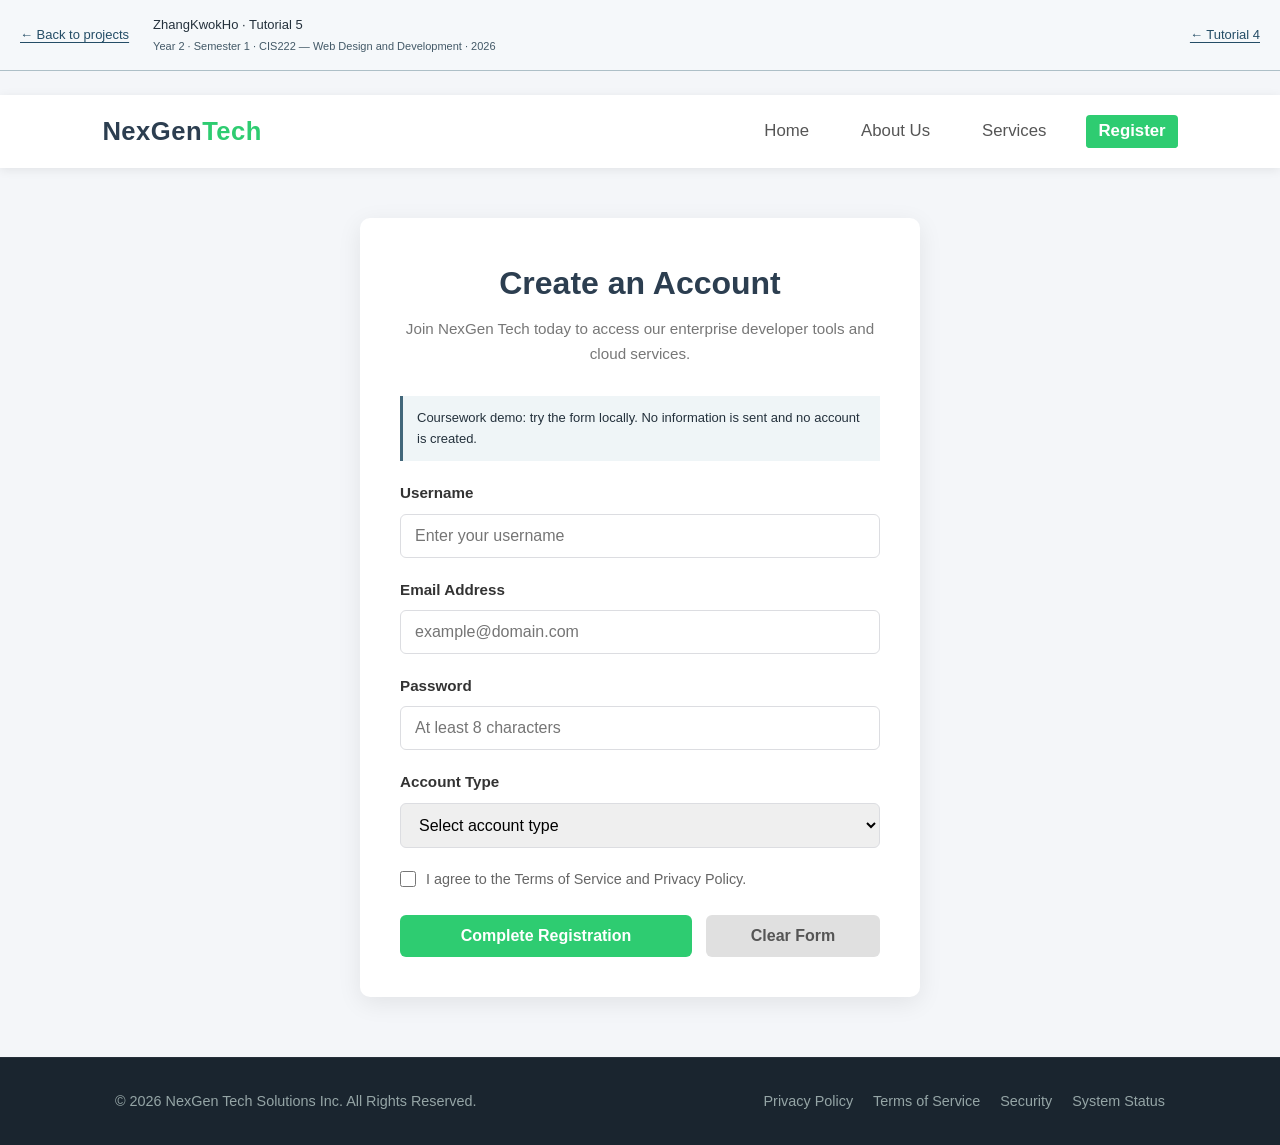
<file: coursework/tutorial-05/register.html>
<!DOCTYPE html>
<html lang="en">
<head>
  <meta charset="UTF-8">
  <meta name="viewport" content="width=device-width, initial-scale=1.0">
  <title>Account Registration - NexGen Tech Solutions</title>
  <link rel="stylesheet" href="style.css">
<link rel="stylesheet" href="../coursework.css?v=20261016-audit1">
<script src="../coursework.js?v=20261016-audit1" defer></script>
<script src="../../navigation.js?v=20261016-audit1" data-room-page="coursework/tutorial-05/register.html" data-room-root="../../" defer></script>
</head>
<body class="coursework-demo tutorial-5">
<div class="coursework-toolbar"><a href="../../projects.html#tutorial-05">← Back to projects</a><span>ZhangKwokHo · Tutorial 5<small class="coursework-course">Year 2 · Semester 1 · CIS222 — Web Design and Development · 2026</small></span><nav aria-label="Coursework navigation"><a href="../tutorial-04/index.html">← Tutorial 4</a></nav></div>

  <!-- Navigation Bar -->
  <header class="header">
    <div class="logo">NexGen<span>Tech</span></div>
    <nav>
      <ul class="nav-links">
        <li><a href="index.html">Home</a></li>
        <li><a href="index.html#about">About Us</a></li>
        <li><a href="index.html#services">Services</a></li>
        <li><a href="register.html" class="nav-btn active">Register</a></li>
      </ul>
    </nav>
  </header>

  <!-- Registration Form Wrapper -->
  <main class="form-wrapper">
    <div class="form-card">
      <div class="form-header">
        <h1>Create an Account</h1>
        <p>Join NexGen Tech today to access our enterprise developer tools and cloud services.</p>
      </div>

      <p class="coursework-demo-note">Coursework demo: try the form locally. No information is sent and no account is created.</p>
<form onsubmit="return false;" class="register-form">
        <!-- Username Field -->
        <div class="form-group">
          <label for="username">Username</label>
          <input type="text" id="username" name="username" placeholder="Enter your username" required>
        </div>

        <!-- Email Field -->
        <div class="form-group">
          <label for="email">Email Address</label>
          <input type="email" id="email" name="email" placeholder="example@domain.com" required>
        </div>

        <!-- Password Field -->
        <div class="form-group">
          <label for="password">Password</label>
          <input type="password" id="password" name="password" placeholder="At least 8 characters" required>
        </div>

        <!-- Account Type Selection -->
        <div class="form-group">
          <label for="account-type">Account Type</label>
          <select id="account-type" name="account_type" required>
            <option value="" disabled selected>Select account type</option>
            <option value="individual">Individual Developer</option>
            <option value="corporate">Corporate / Business</option>
            <option value="student">Academic / Student</option>
          </select>
        </div>

        <!-- Terms and Conditions Checkbox -->
        <div class="form-group-checkbox">
          <input type="checkbox" id="terms" name="terms" required>
          <label for="terms">I agree to the <span>Terms of Service</span> and Privacy Policy.</label>
        </div>

        <!-- Form Action Buttons -->
        <div class="form-actions">
          <button type="submit" class="btn btn-submit">Complete Registration</button>
          <button type="reset" class="btn btn-reset">Clear Form</button>
        </div>
      <p id="demo-result" class="coursework-result" role="status" aria-live="polite"></p>
</form>
    </div>
  </main>

  <!-- Footer -->
  <footer class="footer">
    <div class="footer-content">
      <p>&copy; 2026 NexGen Tech Solutions Inc. All Rights Reserved.</p>
      <div class="footer-links">
        <span>Privacy Policy</span>
        <span>Terms of Service</span>
        <span>Security</span>
        <span>System Status</span>
      </div>
    </div>
  </footer>

</body>
</html>
</file>
<file: style.css>
/* Shared stylesheet. Colours and spacing can be changed here. */
:root {
  color-scheme: light;
  --paper: #eae9e5;
  --surface: #f9f8f4;
  --ink: #3d4140;
  --muted: #74756d;
  --line: #dcd5cd;
  --sage: #56737b;
  --lavender: #dce3e5;
  --peach: #d9dedc;
  --accent: #486e80;
  --shadow: 0 18px 54px #6d584313;
}
* { box-sizing: border-box; }
html { scroll-behavior: smooth; scroll-padding-top: 32px; }
body { margin: 0; color: var(--ink); background: var(--paper); font-family: 'Segoe UI', Arial, sans-serif; font-size: 16px; line-height: 1.65; transition: background-color .45s, color .45s; }
body.night { color-scheme: dark; --paper: #191d22; --surface: #232930; --ink: #f0ede5; --muted: #b7bbc0; --line: #41474d; --sage: #a0c4ca; --lavender: #303b44; --peach: #384044; --accent: #bdd6e3; --shadow: 0 18px 54px #0002; }
a { color: inherit; text-decoration-thickness: 1px; text-underline-offset: 5px; }
button, input, select, textarea { font: inherit; }
button { color: inherit; cursor: pointer; }
button, a { -webkit-tap-highlight-color: transparent; }
:focus-visible { outline: 3px solid var(--accent); outline-offset: 5px; }
[hidden] { display: none !important; }
img { display: block; max-width: 100%; }
svg { flex-shrink: 0; }
h1, h2, h3, p { margin-top: 0; }
h1, h2 { font-family: Georgia, 'Times New Roman', serif; font-weight: 400; letter-spacing: -.055em; }
h1 { line-height: 1.06; }
h2 { font-size: clamp(30px, 4vw, 44px); line-height: 1.18; }
h3 { font-size: 20px; line-height: 1.35; font-weight: 600; letter-spacing: -.025em; }
p { margin-bottom: 1em; }
.skip-link { position: fixed; top: 10px; left: 10px; padding: 10px 18px; border-radius: 8px; background: var(--surface); z-index: 100; transform: translateY(-150%); }
.skip-link:focus { transform: translateY(0); }
.site-header { width: min(1280px, calc(100% - 80px)); margin: auto; min-height: 92px; display: flex; align-items: center; gap: 32px; border-bottom: 1px solid var(--line); }
.brand { display: flex; align-items: center; gap: 11px; text-decoration: none; margin-right: auto; white-space: nowrap; font-size: 14px; font-weight: 600; }
.brand-mark { height: 35px; width: 35px; display: flex; align-items: center; justify-content: center; border-radius: 11px 11px 4px 11px; background: var(--lavender); color: var(--ink); font-family: Georgia, serif; font-size: 19px; }
.site-nav { display: flex; gap: 22px; align-items: center; }
.site-nav a { text-decoration: none; font-size: 13px; position: relative; padding: 8px 0; }
.site-nav a::after { content: ''; position: absolute; bottom: 1px; left: 0; width: 100%; height: 2px; background: var(--accent); transform: scaleX(0); transition: transform .2s; }
.site-nav a:hover::after, .site-nav a[aria-current='page']::after { transform: scaleX(1); }
.theme-toggle { position: relative; display: inline-flex; flex-shrink: 0; align-items: center; justify-content: center; gap: 7px; padding: 8px; background: transparent; border: 1px solid transparent; border-radius: 25px; min-height: 44px; }
.theme-toggle svg { display: block; width: 16px; height: 16px; color: var(--muted); opacity: .45; transition: color .2s, opacity .2s; }
.theme-toggle:hover { border-color: var(--accent); background: var(--surface); }
.theme-switch { position: relative; flex-shrink: 0; width: 40px; height: 22px; border: 1px solid #81939970; border-radius: 20px; background: #c5cfd0; transition: background-color .25s; }
.theme-thumb { position: absolute; top: 2px; left: 2px; width: 16px; height: 16px; border-radius: 50%; background: #fdfbf4; box-shadow: 0 1px 3px #0002; transform: translateX(0); transition: transform .25s; }
.theme-toggle[aria-pressed='true'] .theme-switch { background: #526977; }
.theme-toggle[aria-pressed='true'] .theme-thumb { transform: translateX(18px); }
.theme-toggle[aria-pressed='true'] .theme-moon { color: #d9e9f2; opacity: 1; }
.theme-toggle[aria-pressed='false'] .theme-sun { color: #a97520; opacity: 1; }
.theme-label { position: absolute; width: 1px; height: 1px; padding: 0; margin: -1px; overflow: hidden; clip: rect(0, 0, 0, 0); clip-path: inset(50%); white-space: nowrap; border: 0; }
.menu-toggle { border: 1px solid var(--line); border-radius: 8px; padding: 7px 12px; background: var(--surface); }
.room-hero { width: min(1260px, calc(100% - 80px)); margin: auto; position: relative; padding-top: 20px; }
.room-intro { position: absolute; top: 76px; left: 1%; width: 265px; z-index: 2; }
.eyebrow { font-size: 10px; letter-spacing: .16em; text-transform: uppercase; color: var(--muted); font-weight: 600; margin-bottom: 22px; }
.room-intro h1 { font-size: clamp(44px, 4.9vw, 67px); margin-bottom: 23px; }
.room-intro h1 em { color: var(--sage); font-weight: 400; }
.room-intro .intro-copy { font-size: 14px; width: 220px; color: var(--muted); }
.student-note { display: flex; gap: 8px; align-items: center; font-size: 11px; margin-top: 28px; }
.status-dot { width: 6px; height: 6px; border-radius: 50%; background: var(--sage); }
.room-stage { width: min(70vw, 785px); margin-left: auto; margin-right: 1%; }
.room-scene { position: relative; width: 100%; transform-origin: 50% 65%; }
.room-image { width: 100%; height: auto; transition: filter .55s; user-select: none; }
.room-image { filter: brightness(1.12); }
.night .room-image { filter: none; }
.lamp-glow { position: absolute; top: 26.5%; left: 33%; width: 7%; aspect-ratio: 1; border-radius: 50%; pointer-events: none; background: radial-gradient(circle, #ffda8740, #ffda8700 70%); opacity: 0; transition: opacity .4s; }
.night .lamp-glow { opacity: 1; box-shadow: 0 0 65px 18px #ffd58c28; }
.room-hotspot { position: absolute; transform: translate(-50%, -50%); width: 46px; height: 46px; z-index: 3; display: flex; align-items: center; justify-content: center; text-decoration: none; border-radius: 50%; }
.spot-dot { display: flex; align-items: center; justify-content: center; width: 27px; height: 27px; background: #fffcf4e8; border: 1px solid #fff9; box-shadow: 0 3px 15px #45352730; border-radius: 50%; color: #57505b; font-size: 18px; font-weight: 400; line-height: 1; transition: transform .22s, background-color .22s, box-shadow .22s; }
.room-hotspot:hover .spot-dot, .room-hotspot:focus-visible .spot-dot { transform: scale(1.18); background: #d3e1e7; box-shadow: 0 0 0 7px #fff5; }
.night .spot-dot { color: #f3f1ea; background: #252e38e6; border-color: #d6e8f040; }
.night .room-hotspot:hover .spot-dot, .night .room-hotspot:focus-visible .spot-dot { background: #426779; box-shadow: 0 0 0 7px #afd3e023; }
.spot-label { position: absolute; bottom: calc(100% - 2px); left: 50%; transform: translate(-50%, 0); font-size: 11px; line-height: 1.3; font-weight: 600; white-space: nowrap; padding: 7px 11px; border: 1px solid #ffffff80; border-radius: 8px; background: #fff9eeed; color: #51494e; box-shadow: 0 5px 15px #34231915; pointer-events: none; transition: opacity .2s, transform .2s; }
.spot-down .spot-label { bottom: auto; top: calc(100% - 2px); }
.night .spot-label { background: #222b36ef; border-color: #b7d0dc35; color: #f0ede5; }
.js-enabled:not(.show-hints) .spot-label { opacity: 0; transform: translate(-50%, 5px); }
.js-enabled:not(.show-hints) .room-hotspot:hover .spot-label, .js-enabled:not(.show-hints) .room-hotspot:focus .spot-label { opacity: 1; transform: translate(-50%, 0); }
.room-message { color: var(--muted); text-align: center; font-size: 12px; min-height: 22px; margin: -3px 0 15px; }
.room-controls { display: flex; justify-content: center; gap: 10px; margin-bottom: 24px; }
.quiet-button { border: 1px solid var(--line); border-radius: 30px; padding: 5px 13px; font-size: 11px; background: transparent; min-height: 34px; }
.quiet-button:hover { background: var(--surface); border-color: var(--accent); }
.quiet-button:disabled { opacity: .65; cursor: default; }
.scroll-invitation { margin: 14px 0 42px; display: flex; justify-content: center; align-items: center; gap: 12px; font-size: 10px; letter-spacing: .12em; text-transform: uppercase; color: var(--muted); text-decoration: none; }
.scroll-invitation svg { width: 15px; height: 15px; }
.about-section { width: min(1080px, calc(100% - 100px)); margin: 30px auto 100px; padding-top: 74px; border-top: 1px solid var(--line); }
.about-layout { display: flex; gap: 10%; align-items: flex-start; }
.about-copy { flex: 1.1; }
.section-label { margin-bottom: 18px; font-size: 10px; text-transform: uppercase; letter-spacing: .16em; color: var(--sage); font-weight: 600; }
.about-copy h2 { max-width: 480px; }
.about-copy > p:not(.section-label) { max-width: 460px; color: var(--muted); }
.about-facts { flex: 1; background: var(--surface); padding: 30px; border: 1px solid var(--line); border-radius: 4px 28px 4px 4px; box-shadow: var(--shadow); }
.fact-list { margin: 0; }
.fact-row { display: flex; flex-wrap: wrap; gap: 4px 20px; padding: 16px 0; border-bottom: 1px solid var(--line); }
.fact-row:last-child { border-bottom: 0; }
.fact-row dt { width: 78px; flex-shrink: 0; font-size: 11px; color: var(--muted); }
.fact-row dd { margin: 0; flex: 1; font-size: 13px; line-height: 1.65; }
.about-links { display: flex; flex-wrap: wrap; gap: 24px; margin-top: 30px; }
.action-link { display: inline-block; font-size: 13px; text-decoration: none; border-bottom: 1px solid var(--accent); padding-bottom: 3px; }
.action-link:hover { color: var(--accent); }
.small-note { font-size: 12px; color: var(--muted); }
.placeholder-note { font-size: 12px; color: var(--muted); background: var(--lavender); border-radius: 8px; padding: 12px 16px; margin-bottom: 22px; }
.page-main { width: min(1040px, calc(100% - 100px)); margin: 0 auto 100px; }
.back-room { display: inline-flex; align-items: center; gap: 8px; min-height: 44px; font-size: 12px; text-decoration: none; color: var(--muted); margin-top: 32px; }
.page-back { margin-top: 28px; min-height: 44px; }
.back-room:hover { color: var(--accent); }
.back-room svg { width: 15px; height: 15px; }
.page-heading { padding: 50px 0 42px; display: flex; gap: 40px; align-items: flex-start; justify-content: space-between; }
.page-heading .eyebrow { margin-bottom: 16px; }
.page-heading h1 { font-size: clamp(42px, 6.4vw, 76px); margin-bottom: 20px; }
.page-heading .page-intro { color: var(--muted); font-size: 15px; max-width: 550px; margin-bottom: 0; }
.page-symbol { background: var(--lavender); color: var(--accent); border-radius: 50%; width: 108px; height: 108px; display: flex; align-items: center; justify-content: center; flex-shrink: 0; margin-top: 20px; }
.page-symbol svg { width: 49px; height: 49px; stroke-width: 1.25; }
.page-grid { display: flex; gap: 28px; flex-wrap: wrap; }
.content-panel { padding: 34px; border: 1px solid var(--line); border-radius: 4px 25px 4px 4px; background: var(--surface); box-shadow: var(--shadow); flex: 1; min-width: 0; }
.content-panel h2 { font-size: 30px; }
.wide { width: 100%; flex-basis: 100%; }
.timeline { border-top: 1px solid var(--line); }
.timeline-item { position: relative; padding: 30px 0 30px 48px; border-bottom: 1px solid var(--line); }
.timeline-dot { position: absolute; left: 0; top: 36px; width: 25px; height: 25px; border: 1px solid var(--line); border-radius: 50%; background: var(--lavender); }
.timeline-heading { display: flex; flex-wrap: wrap; gap: 6px 28px; justify-content: space-between; }
.timeline-heading h2, .timeline-heading h3 { font-family: 'Segoe UI', Arial, sans-serif; letter-spacing: -.02em; font-size: 21px; font-weight: 500; margin: 0 0 10px; }
.timeline-heading p { font-size: 12px; color: var(--muted); }
.timeline-heading .section-label { flex-basis: 100%; margin-bottom: 3px; }
.timeline-item > p { color: var(--muted); font-size: 14px; max-width: 640px; }
.tag-list { display: flex; flex-wrap: wrap; gap: 8px; margin: 15px 0 19px; padding: 0; list-style: none; }
.tag { display: inline-block; padding: 4px 10px; background: var(--lavender); border-radius: 5px; font-size: 10px; color: var(--ink); }
.disclosure { background: transparent; border: 0; padding: 7px 0; display: inline-flex; gap: 12px; align-items: center; color: var(--accent); font-size: 12px; }
.disclosure:hover { text-decoration: underline; text-underline-offset: 4px; }
.disclosure [data-marker] { width: 19px; height: 19px; display: inline-flex; align-items: center; justify-content: center; border: 1px solid var(--line); border-radius: 50%; font-size: 14px; }
.detail-panel { font-size: 13px; color: var(--muted); border-left: 2px solid var(--line); padding: 10px 0 1px 20px; margin: 12px 0 2px; }
.detail-panel ul { padding-left: 18px; }
.detail-panel li { margin-bottom: 7px; }
.table-wrap { overflow-x: auto; }
.education-table { border-collapse: collapse; width: 100%; font-size: 13px; text-align: left; }
.education-table caption { text-align: left; font-size: 12px; color: var(--muted); padding: 0 0 16px; }
.education-table th, .education-table td { padding: 17px 13px; vertical-align: top; border-bottom: 1px solid var(--line); }
.education-table th { color: var(--muted); font-size: 10px; letter-spacing: .08em; text-transform: uppercase; font-weight: 600; }
.education-table td:first-child { min-width: 110px; }
.skill-list { padding: 0; margin: 0; list-style: none; }
.skill-row { padding: 23px 0; border-top: 1px solid var(--line); display: flex; gap: 22px; align-items: flex-start; }
.skill-row h3 { min-width: 155px; margin: 0; font-size: 18px; }
.skill-row > div { flex: 0 0 235px; }
.skill-description { font-size: 13px; color: var(--muted); margin: 0; }
.skill-row p { margin: 0; }
.skill-number { color: var(--accent); font-family: Georgia, serif; font-size: 22px; min-width: 34px; }
.filters { display: flex; flex-wrap: wrap; gap: 8px; margin: 0 0 15px; }
.filter-button { border: 1px solid var(--line); border-radius: 25px; padding: 8px 17px; background: transparent; font-size: 12px; }
.filter-button:hover, .filter-button[aria-pressed='true'] { background: var(--lavender); border-color: var(--accent); }
.project-count { font-size: 11px; color: var(--muted); margin-bottom: 23px; }
.project-list { border-top: 1px solid var(--line); }
.project-entry { display: flex; gap: 40px; align-items: flex-start; padding: 36px 0; border-bottom: 1px solid var(--line); }
.project-preview { flex: 0 0 43%; overflow: hidden; background: var(--lavender); border-radius: 3px 22px 3px 3px; }
.project-preview img { width: 100%; height: auto; aspect-ratio: 4 / 3; object-fit: contain; transition: transform .45s; }
.project-entry:hover .project-preview img { transform: scale(1.035); }
.project-preview figcaption { padding: 8px 14px; font-size: 10px; color: var(--muted); text-align: center; }
.project-preview > .small-note { padding: 8px 14px; margin: 0; font-size: 10px; text-align: center; }
figure.project-preview { margin: 0; }
.project-body { flex: 1; min-width: 0; padding-top: 8px; }
.project-body h2 { font-size: 33px; margin-bottom: 14px; }
.project-body > h3 { font-family: Georgia, 'Times New Roman', serif; font-size: 30px; line-height: 1.18; font-weight: 400; letter-spacing: -.045em; margin-bottom: 14px; }
.project-body > p { color: var(--muted); font-size: 13px; }
.project-meta { font-size: 10px; color: var(--muted); text-transform: uppercase; letter-spacing: .12em; }
.coursework-intro { max-width: 640px; color: var(--muted); font-size: 13px; margin: -8px 0 25px; }
.coursework-panel .project-list { margin-top: 8px; }
.coursework-preview { display: block; text-decoration: none; }
.coursework-preview img { display: block; aspect-ratio: 3 / 2; object-fit: cover; }
.coursework-caption { display: flex; justify-content: space-between; gap: 12px; padding: 12px 15px; color: var(--muted); font-size: 10px; }
.project-actions { display: flex; align-items: center; flex-wrap: wrap; gap: 13px 18px; margin: 21px 0 14px; }
.project-actions .button { min-height: 44px; gap: 18px; }
.project-actions .action-link { font-size: 11px; }
.coursework-entry .detail-panel h4 { font-size: 14px; font-weight: 500; margin: 0 0 10px; }
.portfolio-entry .project-preview img { object-fit: contain; }
.project-number { font-family: Georgia, serif; color: var(--accent); font-size: 16px; margin-right: 12px; }
.map-list { padding: 0; margin: 0; list-style: none; border-top: 1px solid var(--line); }
.map-link { display: flex; gap: 28px; align-items: center; padding: 23px 16px; border-bottom: 1px solid var(--line); text-decoration: none; transition: background-color .2s, padding-left .2s; }
.map-link:hover { background: var(--surface); padding-left: 24px; }
.map-number { color: var(--accent); font-size: 24px; font-family: Georgia, serif; min-width: 40px; }
.map-copy { flex: 1; }
.map-copy strong { display: block; font-size: 19px; font-weight: 500; margin-bottom: 5px; }
.map-copy > span { display: block; font-size: 12px; color: var(--muted); }
.map-copy > .map-route { margin-top: 7px; color: var(--accent); font-size: 10px; }
.map-copy h2, .map-copy h3 { font: 500 20px / 1.4 'Segoe UI', Arial, sans-serif; letter-spacing: -.02em; margin: 0 0 4px; }
.map-copy p { font-size: 12px; color: var(--muted); margin: 0; }
.map-route { font-size: 11px; color: var(--muted); white-space: nowrap; }
.map-list + .page-grid, .content-panel + .page-grid { margin-top: 28px; }
.button { display: inline-flex; align-items: center; justify-content: center; padding: 10px 18px; border: 1px solid var(--accent); border-radius: 25px; color: var(--ink); background: var(--lavender); font-size: 12px; text-decoration: none; }
.button:hover { background: var(--peach); }
.button-secondary { background: transparent; }
.site-footer { width: min(1280px, calc(100% - 80px)); margin: auto; border-top: 1px solid var(--line); padding: 26px 0 32px; display: flex; flex-wrap: wrap; justify-content: space-between; align-items: flex-start; gap: 22px; font-size: 11px; color: var(--muted); }
.footer-title { color: var(--ink); font-size: 13px; margin-bottom: 5px; }
.footer-copy { margin: 0; }
.footer-nav { display: flex; gap: 17px; flex-wrap: wrap; }
.footer-nav a { text-decoration: none; }
.footer-nav a:hover { color: var(--accent); }
/* Content remains readable before JavaScript runs. */
[data-reveal] { transition: transform .65s, opacity .65s; }
.js-enabled [data-reveal]:not(.is-visible) { opacity: .65; transform: translateY(18px); }
.motion-paused [data-reveal], .motion-paused:not(.room-home) .room-scene { transform: none !important; opacity: 1 !important; transition: none !important; }
.motion-paused .project-preview img { transform: none !important; transition: none !important; }
@media (min-width: 761px) { .js-enabled .menu-toggle { display: none; } }
@media (max-width: 1050px) {
  .site-header { gap: 19px; width: calc(100% - 48px); }
  .site-nav { gap: 15px; }
  .room-hero { width: calc(100% - 48px); }
  .room-intro { top: 48px; width: 225px; }
  .room-intro h1 { font-size: 47px; }
  .room-intro .intro-copy { width: 190px; font-size: 13px; }
  .room-stage { width: 71vw; margin-right: 0; }
  .student-note { font-size: 10px; }
}
@media (max-width: 760px) {
  .site-header { width: calc(100% - 36px); min-height: 76px; gap: 12px; flex-wrap: wrap; padding: 14px 0; }
  .brand { font-size: 12px; }
  .brand-mark { width: 30px; height: 30px; font-size: 16px; }
  .theme-toggle { min-height: 44px; gap: 5px; padding: 8px 4px; }
  .theme-toggle svg { display: block; width: 14px; height: 14px; }
  .theme-switch { width: 32px; height: 20px; }
  .theme-thumb { width: 14px; height: 14px; }
  .theme-toggle[aria-pressed='true'] .theme-thumb { transform: translateX(12px); }
  .menu-toggle { font-size: 11px; }
  .site-nav { order: 4; width: 100%; gap: 9px 24px; flex-wrap: wrap; padding: 9px 0; }
  .js-enabled .site-nav { display: none; }
  .js-enabled .site-nav.is-open { display: flex; }
  .site-nav a { font-size: 12px; }
  .room-hero { width: 100%; padding: 35px 12px 0; }
  .room-intro { position: static; text-align: center; width: min(100%, 400px); margin: auto; }
  .room-intro .eyebrow { font-size: 9px; margin-bottom: 14px; }
  .room-intro h1 { font-size: clamp(38px, 8.2vw, 52px); margin-bottom: 15px; }
  .room-intro h1 br { display: none; }
  .room-intro .intro-copy { width: min(90%, 310px); margin: auto; font-size: 12px; }
  .student-note { justify-content: center; margin: 15px 0 8px; }
  .room-stage { width: min(100%, 570px); margin: 0 auto; }
  .spot-dot { width: 24px; height: 24px; font-size: 16px; }
  /* Shift markers within their objects so 46px touch areas stay apart. */
  .spot-experience { left: 14% !important; }
  .spot-skills { left: 52% !important; }
  .spot-map { left: 32% !important; }
  .spot-label { font-size: 9px; padding: 5px 8px; }
  .room-message { font-size: 10px; margin: 9px 0 13px; padding: 0 12px; }
  .room-controls { margin-bottom: 18px; }
  .scroll-invitation { margin: 20px 0 35px; font-size: 9px; }
  .about-section { width: calc(100% - 40px); margin: 12px auto 65px; padding-top: 40px; }
  .about-layout { display: block; }
  .about-copy { margin-bottom: 30px; }
  .about-copy > p:not(.section-label) { font-size: 14px; }
  .about-facts { padding: 24px; }
  .about-links { gap: 18px; }
  .page-main { width: calc(100% - 40px); margin-bottom: 65px; }
  .back-room { margin-top: 24px; }
  .page-heading { padding: 36px 0 30px; gap: 15px; }
  .page-heading .eyebrow { font-size: 9px; }
  .page-heading h1 { font-size: clamp(38px, 8.2vw, 56px); }
  .page-heading .page-intro { font-size: 13px; }
  .page-symbol { width: 58px; height: 58px; margin-top: 12px; }
  .page-symbol svg { width: 28px; height: 28px; }
  .content-panel { padding: 24px 20px; flex-basis: 100%; }
  .timeline-item { padding-left: 34px; }
  .timeline-dot { width: 17px; height: 17px; top: 36px; }
  .timeline-heading h2, .timeline-heading h3 { font-size: 19px; }
  .skill-row { gap: 15px; flex-wrap: wrap; }
  .skill-row h3 { min-width: 110px; }
  .skill-description { flex-basis: 100%; }
  .project-entry { flex-direction: column; gap: 23px; padding: 27px 0; }
  .project-preview { flex-basis: auto; width: 100%; }
  .project-body { width: 100%; }
  .project-body h2 { font-size: 30px; }
  .map-link { gap: 16px; padding: 20px 5px; flex-wrap: wrap; }
  .map-number { min-width: 30px; font-size: 22px; }
  .map-copy h2, .map-copy h3 { font-size: 18px; }
  .map-route { flex-basis: 100%; }
  .map-copy strong { font-size: 17px; }
  .map-copy > span { font-size: 11px; }
  .site-footer { width: calc(100% - 40px); padding: 24px 0; flex-direction: column; }
  .footer-nav { gap: 12px 19px; }
}
@media (prefers-reduced-motion: reduce) {
  html { scroll-behavior: auto; }
  *, *::before, *::after { transition: none !important; animation: none !important; }
  [data-reveal], .js-enabled [data-reveal], body:not(.room-home) .room-scene { transform: none !important; opacity: 1 !important; }
}
</file>
<file: room-tour.css>
/* Homepage: a centred room, then alternating text panels and close-ups.
   This stage size is also used by the camera in room-tour.js. */
html { overflow-x: hidden; overflow-x: clip; -webkit-text-size-adjust: 100%; text-size-adjust: 100%; }
html.room-returning .room-tour { visibility: hidden; }
.tour-directory { margin: 24px 0 28px; border-top: 1px solid var(--line); }
.tour-directory a { display: grid; grid-template-columns: 1fr auto; gap: 3px 12px; padding: 15px 0; border-bottom: 1px solid var(--line); text-decoration: none; }
.tour-directory strong { font: 500 16px/1.4 'Segoe UI', Arial, sans-serif; }
.tour-directory a > span:nth-child(2) { grid-column: 1; font-size: 11px; line-height: 1.5; color: var(--muted); }
.tour-directory a > span:last-child { grid-column: 2; grid-row: 1 / 3; align-self: center; color: var(--accent); }
.tour-directory a:hover strong, .tour-directory a:focus-visible strong { color: var(--accent); }
.room-home { --scene-paper: #fbf4e1; --panel-paper: #fcf6e7; --chapter-paper: #adcbd0; --paper: #fbf4e1; --surface: #fffaf0; --ink: #343c40; --muted: #707a7b; --line: #d8d5c680; --accent: #4c737e; background: var(--scene-paper); }
.room-home.night { --scene-paper: #202735; --panel-paper: #262e3d; --chapter-paper: #3a5068; --paper: #202735; --surface: #2c3441; --ink: #f0ede5; --muted: #b7bbc0; --line: #41474d; --accent: #bdd6e3; }
/* A chapter click must never start a native smooth trip through other papers,
   including when the History API is unavailable on a local file. */
html.room-index, html.room-chapter-jump { scroll-behavior: auto !important; }

/* Every page remains reachable from the compact Menu. */
.room-home .scene-header { position: fixed; inset: 0 0 auto; z-index: 50; width: 100%; min-height: 0; padding: 25px 32px; border: 0; gap: 12px; pointer-events: none; }
.scene-header > * { pointer-events: auto; }
.scene-header .brand { font-size: 11px; letter-spacing: .03em; }
.scene-header .brand-mark { background: transparent; width: 30px; height: 30px; border: 1px solid var(--line); border-radius: 50%; font-size: 16px; }
.scene-header .menu-toggle { min-height: 40px; border-radius: 24px; background: var(--scene-paper); font-size: 11px; padding: 8px 15px; }
.scene-header .theme-toggle { min-height: 44px; padding: 8px; background: var(--scene-paper); }
.room-home.js-enabled .scene-header .menu-toggle { display: block; }
.room-home.js-enabled .scene-header .site-nav { display: none; }
.room-home.js-enabled .scene-header .site-nav.is-open { display: flex; }
.scene-header .site-nav { position: absolute; top: 78px; right: 32px; width: 230px; max-height: calc(100vh - 94px); max-height: calc(100dvh - 94px); overflow-y: auto; overscroll-behavior: contain; padding: 16px 22px; gap: 3px; flex-direction: column; align-items: stretch; border: 1px solid var(--line); border-radius: 12px; background: var(--panel-paper); box-shadow: 0 15px 45px #0002; }
.scene-header .site-nav a { font-size: 13px; padding: 9px 0; }

.room-tour { position: relative; width: 100%; margin: 0; }
.tour-view { position: -webkit-sticky; position: sticky; top: 0; height: 100vh; height: 100svh; pointer-events: none; }
.tour-panel-layer { position: sticky; top: 0; height: 100vh; height: 100svh; margin-top: -100vh; margin-top: -100svh; z-index: 1; pointer-events: none; }
.tour-panel-mask { position: absolute; inset: 0 auto 0 0; width: calc(50% + 1px); background: var(--panel-paper); visibility: hidden; pointer-events: none; }
.room-tour[data-panel-side='left'] .tour-panel-mask { visibility: visible; pointer-events: auto; }
.room-tour[data-panel-side='right'] .tour-panel-mask { left: auto; right: 0; visibility: visible; pointer-events: auto; }
.tour-interface { position: -webkit-sticky; position: sticky; top: 0; height: 100vh; height: 100svh; margin-top: -100vh; margin-top: -100svh; z-index: 4; pointer-events: none; }
.tour-reading-window { display: none; }
/* Clip inside the sticky view, never on its scrolling parent. */
.scene-window { position: absolute; inset: 0; overflow: hidden; }
.tour-view .room-stage { position: absolute; left: 50%; top: 49%; right: auto; transform: translate(-50%, -50%); width: min(68vh, 64vw, 900px); width: min(68svh, 64vw, 900px); height: min(68vh, 64vw, 900px); height: min(68svh, 64vw, 900px); aspect-ratio: 1; margin: 0; pointer-events: none; }
.chapter-wipe { position: absolute; left: 50%; top: 70%; width: 200vmax; height: 200vmax; border-radius: 50%; background: var(--chapter-paper); transform: translate(-50%, -50%) scale(0); transform-origin: center; pointer-events: none; }
.room-arrival { position: relative; width: 100%; height: 100%; }
.room-arrival, .tour-view .room-scene { transform-origin: 50% 50%; }
.tour-view .room-scene { position: absolute; left: 0; top: 0; width: 100%; height: 100%; }
.tour-view .room-image { width: 100%; height: auto; }
.tour-view .room-hotspot { pointer-events: auto; transform: translate(-50%, -50%); }
.tour-view .spot-dot { width: 16px; height: 16px; font-size: 11px; background: #d7e8efc9; color: #21394a; border-color: #e7f2f670; box-shadow: 0 1px 6px #0002; }
.night .tour-view .spot-dot { background: #395869b3; color: #e4f0f5; border-color: #bdd4df80; }
.tour-view .spot-label { font-size: 10px; padding: 5px 8px; }
.room-tour:not([data-active-chapter='home']) .room-hotspot:not(.is-current) { visibility: hidden; pointer-events: none; }
.room-tour[data-transitioning='true'] .room-hotspot { visibility: hidden; pointer-events: none; }
.tour-view .lamp-glow { left: 35.5%; top: 27.5%; }
.room-hotspot.is-current .spot-dot { background: #426779; color: #fff; box-shadow: 0 0 0 8px #a3c9db1f; }
.room-hotspot.is-current .spot-label { border-color: #a3c9db70; }
.tour-aura { position: absolute; inset: 0; background: transparent; }
.room-wordmark { position: absolute; right: 4%; top: 17%; font-size: clamp(18px, 1.6vw, 30px); font-weight: 400; line-height: 1.45; letter-spacing: .09em; margin: 0; transition: opacity .35s; }
.room-scroll-cue { position: absolute; bottom: 38px; left: 50%; width: 44px; height: 44px; transform: translateX(-50%); display: flex; justify-content: center; align-items: center; font-size: 29px; text-decoration: none; pointer-events: auto; transition: opacity .3s; }
.room-scroll-cue:hover { color: var(--accent); }
.room-tour:not([data-active-chapter='home']) .room-wordmark,
.room-tour:not([data-active-chapter='home']) .room-scroll-cue { opacity: 0; pointer-events: none; visibility: hidden; }
.tour-status { position: absolute; top: 30px; left: 50%; transform: translateX(-50%); display: flex; align-items: center; gap: 8px; font-size: 10px; color: var(--muted); letter-spacing: .05em; z-index: 4; }
.tour-status-label { margin-right: 8px; letter-spacing: .14em; font-size: 8px; }
#tour-current { color: var(--ink); font-size: 14px; }
.tour-status-divider { margin-right: 12px; opacity: .6; }
.room-tour[data-active-chapter='home'] .tour-status { opacity: 0; }
.tour-interface .room-message { position: absolute; bottom: 18px; left: 50%; transform: translateX(-50%); width: 42%; min-height: 0; font-size: 10px; margin: 0; padding: 0; z-index: 5; }
.room-tour:not([data-active-chapter='home']) .room-message { visibility: hidden; }
.tour-interface .room-controls { position: absolute; bottom: 23px; right: 26px; margin: 0; gap: 7px; z-index: 5; pointer-events: auto; }
.tour-interface .quiet-button { font-size: 9px; padding: 5px 10px; min-height: 32px; background: var(--scene-paper); }
.tour-navigation { position: absolute; bottom: 23px; left: 26px; display: flex; gap: 2px; pointer-events: auto; padding: 3px; border-radius: 30px; background: var(--scene-paper); border: 1px solid var(--line); z-index: 5; }
.tour-stop { display: flex; align-items: center; justify-content: center; width: 32px; height: 32px; border-radius: 50%; font-size: 9px; text-decoration: none; color: var(--muted); transition: background-color .25s, color .25s; }
.tour-stop:hover { color: var(--ink); background: var(--lavender); }
.tour-stop.is-active { background: var(--accent); color: var(--paper); }
.tour-next-control { position: absolute; bottom: 76px; right: 26px; display: inline-flex; align-items: center; gap: 12px; min-height: 44px; padding: 10px 17px; border: 1px solid var(--line); border-radius: 24px; background: var(--panel-paper); color: var(--ink); font-size: 12px; text-decoration: none; pointer-events: auto; z-index: 6; }
.tour-next-control:hover { background: var(--accent); color: var(--paper); }
.tour-next-control[hidden] { display: none; }
.tour-basic .tour-next-control { display: none; }
@media (max-width: 760px), (pointer: coarse) and (max-width: 1024px) {
  .tour-next-control { bottom: max(66px, calc(env(safe-area-inset-bottom) + 62px)); right: 15px; padding: 9px 14px; font-size: 11px; }
  .tour-mobile-story[data-active-chapter='home'] .tour-next-control { display: none; }
}
@media (max-height: 520px) { .room-tour:not(.tour-story) .tour-next-control { display: none; } }
.tour-progress-track { position: absolute; bottom: 0; left: 0; width: 100%; height: 2px; overflow: hidden; background: var(--line); z-index: 5; }
#tour-progress { display: block; width: 100%; height: 100%; background: var(--accent); transform: scaleX(0); transform-origin: left; }

.tour-chapters { position: relative; z-index: 2; margin-top: -100vh; margin-top: -100svh; pointer-events: none; }
.tour-chapter { min-height: 100vh; min-height: 100svh; display: flex; scroll-margin-top: 0; }
.tour-chapter[data-side='right'] { justify-content: flex-end; }
.tour-copy { width: 50%; min-height: 100vh; min-height: 100svh; padding: 105px clamp(36px, 6.8vw, 140px); background: var(--panel-paper); display: flex; flex-direction: column; justify-content: center; align-items: flex-start; pointer-events: auto; }
.tour-copy h1, .tour-copy h2 { font-family: 'Segoe UI', Arial, sans-serif; font-weight: 600; letter-spacing: -.035em; font-size: clamp(34px, 3.1vw, 54px); line-height: 1.18; margin-bottom: 32px; }
.tour-copy > p:not(.eyebrow):not(.student-note):not(.chapter-footer) { color: var(--muted); font-size: clamp(13px, 1.15vw, 18px); line-height: 1.9; max-width: 460px; margin-bottom: 24px; }
.tour-copy .eyebrow { font-size: 9px; color: var(--accent); margin-bottom: 27px; letter-spacing: .15em; }
.tour-copy .student-note { margin: 19px 0 0; font-size: 10px; }
.chapter-ribbon { width: 100%; color: var(--accent); margin-bottom: 32px; }
.chapter-ribbon svg { display: block; width: 100%; height: clamp(130px, 20svh, 230px); }
.tour-chapter[data-side] .tour-copy { padding-top: 86px; padding-bottom: 86px; }
.tour-chapter[data-side] .tour-copy h2 { font-size: clamp(28px, 2.5vw, 42px); margin-bottom: 24px; }
.chapter-footer { display: flex; align-items: baseline; justify-content: space-between; align-self: stretch; color: var(--accent); border-bottom: 1px solid var(--accent); padding-bottom: 14px; margin: 38px 0 0; }
.chapter-footer span:first-child { font-size: 8px; letter-spacing: .18em; }
.chapter-footer span:last-child { font-size: 23px; font-weight: 300; }
.js-enabled .tour-chapter.is-active[data-side] .chapter-ribbon { animation: ribbon-arrive .35s ease-out both; }
@keyframes ribbon-arrive { from { opacity: 0; transform: translateY(12px); } to { opacity: 1; transform: translateY(0); } }
.tour-text-link { display: inline-flex; align-items: center; gap: 24px; padding: 13px 25px; border-radius: 32px; background: var(--accent); color: var(--paper); margin-top: 14px; font-size: 12px; text-decoration: none; transition: background-color .2s, transform .2s; }
.tour-text-link:hover { background: var(--ink); transform: translateY(-2px); }
.secondary-tour-link { padding-left: 0; margin-top: 7px; background: transparent; color: var(--muted); }
.secondary-tour-link:hover { background: transparent; color: var(--ink); }
.tour-tags { display: flex; gap: 8px; padding: 0; margin: 0 0 24px; flex-wrap: wrap; list-style: none; }
.tour-tags li { font-size: 10px; border: 1px solid var(--line); padding: 5px 11px; border-radius: 25px; color: var(--accent); }
.tour-projects { padding: 0; margin: 0 0 16px; list-style: none; font-size: 13px; width: 100%; max-width: 460px; }
.tour-projects li { padding: 12px 0; border-bottom: 1px solid var(--line); display: flex; gap: 12px; align-items: baseline; }
.tour-projects span { color: var(--accent); }
.tour-projects small { font-size: 10px; margin-left: auto; color: var(--muted); }

/* The opening caption overlaps the lower-left edge of the whole room. */
#tour-home { position: relative; align-items: flex-start; }
#tour-home .tour-copy { position: absolute; left: 21%; top: 65%; min-height: 0; width: min(48%, 620px); padding: 0; background: transparent; }
#tour-home h1 { font-size: clamp(34px, 3.3vw, 60px); font-weight: 650; letter-spacing: -.045em; margin: 0 0 14px; }
#tour-home .eyebrow { font-size: 8px; margin-bottom: 12px; }
#tour-home .tour-lead { font-size: 12px; line-height: 1.7; margin: 0; color: var(--ink); }
#tour-home .student-note { margin-top: 12px; }
#tour-home .tour-text-link { background: transparent; color: var(--muted); border-radius: 0; padding: 5px 0; font-size: 10px; margin-top: 12px; }
.room-home .about-section { padding-top: 85px; margin-top: 0; }
.room-home .site-footer { background: transparent; }

/* Loading -> a greeting that waits for input -> the furniture entrance. */
html { scrollbar-gutter: stable; }
html.room-opening { overflow-y: hidden; scroll-behavior: auto; }
.room-booting .intro-screen[hidden] { display: block !important; }
.room-booting .scene-header { visibility: hidden; }
.intro-screen { position: fixed; inset: 0; z-index: 120; color: var(--ink); background: var(--scene-paper); pointer-events: auto; transition: background-color .6s; }
.intro-loading { position: absolute; top: 50%; left: 50%; transform: translate(-50%, -50%); width: min(300px, 56vw); height: 14px; border: 1px solid var(--accent); overflow: hidden; }
#intro-progress { display: block; width: 100%; height: 100%; background: var(--accent); transform: scaleX(0); transform-origin: left; transition: transform .06s linear; }
.intro-screen[data-phase='loading'] .intro-copy { display: none; }
.intro-copy { position: absolute; top: 50%; left: 50%; transform: translate(-50%, -50%); width: min(780px, calc(100% - 60px)); display: flex; align-items: center; justify-content: center; gap: 32px; transition: opacity .55s, transform .55s; }
.intro-cube-wrap { display: block; position: relative; width: 72px; height: 72px; flex-shrink: 0; perspective: 700px; }
.intro-cube-wrap::after { content: ''; position: absolute; bottom: -25px; left: 5px; width: 65px; height: 17px; background: #0002; border-radius: 50%; filter: blur(4px); }
.intro-cube { display: block; position: relative; width: 72px; height: 72px; -webkit-transform-style: preserve-3d; transform-style: preserve-3d; transform: rotateX(-25deg) rotateY(45deg); animation: cube-turn .9s cubic-bezier(.2, .65, .2, 1) both; }
.cube-face { position: absolute; width: 72px; height: 72px; background: #7594aa; -webkit-backface-visibility: hidden; backface-visibility: hidden; }
.cube-front { transform: translateZ(36px); background: #87a9bf; }
.cube-back { transform: rotateY(180deg) translateZ(36px); }
.cube-left { transform: rotateY(-90deg) translateZ(36px); background: #47647d; }
.cube-right { transform: rotateY(90deg) translateZ(36px); background: #54738c; }
.cube-top { transform: rotateX(90deg) translateZ(36px); background: #bdd3df; }
.cube-bottom { transform: rotateX(-90deg) translateZ(36px); background: #314c61; }
.intro-kicker { font-size: 8px; letter-spacing: .2em; color: var(--muted); margin-bottom: 10px; animation: intro-word .35s both; }
.intro-title { font-size: clamp(20px, 2.5vw, 34px); letter-spacing: .02em; margin: 0; animation: intro-word .4s .1s both; }
.intro-line { display: block; width: 40px; height: 1px; margin: auto; background: var(--accent); transform-origin: left; animation: intro-line .6s .15s both; }
.intro-screen.is-leaving { background-color: transparent; pointer-events: none; }
.intro-screen.is-leaving .intro-copy { opacity: 0; transform: translate(-50%, -55%) scale(.9); }
.intro-screen[data-phase='loading'] { touch-action: pan-x pinch-zoom; }
.intro-screen[data-phase='welcome'] { touch-action: pan-x pinch-zoom; }
.intro-enter { position: absolute; bottom: 28px; left: 50%; transform: translateX(-50%); display: flex; flex-direction: column; align-items: center; gap: 10px; padding: 12px 24px; border: 0; background: transparent; color: var(--ink); cursor: pointer; }
.intro-enter span { font-size: 9px; letter-spacing: .13em; }
.intro-enter svg { width: 26px; height: 26px; animation: enter-cue 1.8s ease-in-out infinite; }
@keyframes enter-cue { 0%, 100% { transform: translateY(0); } 50% { transform: translateY(6px); } }
.intro-skip { position: fixed; z-index: 121; top: 25px; right: 32px; border: 1px solid var(--line); color: var(--ink); border-radius: 30px; background: var(--scene-paper); padding: 9px 16px; font-size: 11px; pointer-events: auto; }
.intro-skip:hover { background: var(--panel-paper); }
.intro-running .room-arrival { visibility: hidden; }
.room-arrival.is-arriving { animation: room-settle .7s cubic-bezier(.16, 1, .3, 1) both; }
.intro-running #tour-home .tour-copy, .intro-running .room-wordmark { opacity: 0; }
.intro-running .room-hotspot, .intro-finishing .room-hotspot { visibility: hidden; }
.intro-finishing #tour-home .tour-copy, .intro-finishing .room-wordmark { animation: intro-word .6s 1.4s both; }
@keyframes intro-word { from { opacity: 0; transform: translateY(12px); } to { opacity: 1; transform: translateY(0); } }
@keyframes intro-line { from { transform: scaleX(0); } to { transform: scaleX(1); } }
@keyframes cube-turn { from { transform: rotateX(-25deg) rotateY(-315deg) scale(.25); } to { transform: rotateX(-25deg) rotateY(45deg) scale(1); } }
@keyframes room-settle { from { transform: scale(.7); } to { transform: none; } }
.motion-paused .room-arrival, .motion-paused .room-wordmark { animation: none !important; opacity: 1 !important; transform: none !important; }
.motion-paused .chapter-ribbon { animation: none !important; opacity: 1; transform: none; }
.motion-paused .intro-cube, .motion-paused .intro-title, .motion-paused .intro-enter svg { animation: none; }

@media (min-width: 761px) and (max-width: 1100px) {
  #tour-home .tour-copy { left: 8%; }
  .tour-copy { padding-left: 42px; padding-right: 42px; }
  .tour-copy h2 { font-size: 37px; }
  .tour-status-label { display: none; }
  .tour-interface .room-message { display: none; }
  .tour-interface .room-controls { right: 18px; gap: 4px; }
}
/* Phones use the same scroll timeline and alternating papers. Display
   settings live in Menu so the entrance and reading controls stay clear. */
@media (max-width: 760px), (pointer: coarse) and (max-width: 1024px) {
  html { scrollbar-gutter: auto; }
  .tour-panel-layer { display: none; }
  .room-home .scene-header { padding: max(12px, env(safe-area-inset-top)) 20px 12px; flex-wrap: nowrap; gap: 8px; }
  .scene-header .brand > span:last-child { display: none; }
  .scene-header .brand-mark { width: 32px; height: 32px; font-size: 18px; }
  .scene-header .menu-toggle { min-height: 40px; font-size: 11px; padding: 8px 13px; background: transparent; }
  .scene-header .theme-toggle { min-height: 44px; gap: 8px; padding: 8px 0; background: transparent; }
  .scene-header .theme-switch { width: 38px; height: 22px; }
  .scene-header .theme-thumb { width: 16px; height: 16px; left: 2px; top: 2px; }
  .scene-header .theme-toggle[aria-pressed='true'] .theme-thumb { transform: translateX(16px); }
  .scene-header .site-nav { right: 20px; top: 65px; width: min(250px, calc(100vw - 40px)); max-height: calc(100vh - 90px); max-height: calc(100svh - 90px); max-height: calc(100dvh - 90px); overflow-y: auto; }
  .scene-header .room-controls { position: static; display: flex; flex-direction: column; gap: 8px; padding-top: 12px; margin: 8px 0 0; border-top: 1px solid var(--line); }
  .scene-header .room-controls .quiet-button { min-height: 42px; font-size: 12px; background: transparent; text-align: left; }
  .tour-view .room-stage { width: min(108vw, 60vh, 600px); width: min(108vw, 60svh, 600px); height: min(108vw, 60vh, 600px); height: min(108vw, 60svh, 600px); top: 50%; }
  .room-wordmark { right: 26px; top: 14%; font-size: clamp(21px, 6.1vw, 31px); line-height: 1.35; letter-spacing: .09em; }
  .tour-interface .room-message { display: none; }
  .tour-status { left: 24px; top: 73px; transform: none; font-size: 10px; gap: 5px; }
  .tour-status-label { display: none; }
  .tour-status-divider { margin-right: 6px; }
  .tour-navigation { bottom: max(10px, env(safe-area-inset-bottom)); left: 50%; transform: translateX(-50%); padding: 0; gap: 0; border: 0; background: var(--panel-paper); }
  .tour-stop { width: clamp(40px, 10vw, 44px); height: 44px; font-size: 9px; }
  .tour-progress-track { height: 1px; }
  .tour-view .room-hotspot { width: 44px; height: 44px; }
  .tour-view .spot-dot { width: 13px; height: 13px; font-size: 9px; border-width: 1px; box-shadow: none; }
  .tour-view .spot-label { font-size: 8px; padding: 4px 6px; }
  .room-hotspot.is-current .spot-dot { box-shadow: 0 0 0 4px #f8f0dc18; }
  .tour-copy, #tour-home .tour-copy { width: 100%; min-height: 0; padding: 36px 26px 80px; }
  .tour-chapter[data-side] .tour-copy { padding: 36px 26px 80px; }
  .tour-copy h1, .tour-copy h2, #tour-home h1 { font-size: clamp(29px, 7.6vw, 38px); margin-bottom: 18px; }
  .tour-copy > p:not(.eyebrow):not(.student-note):not(.chapter-footer) { font-size: 13px; line-height: 1.8; margin-bottom: 20px; }
  .tour-copy .eyebrow { font-size: 8px; margin-bottom: 20px; }
  .tour-text-link { font-size: 11px; padding: 12px 20px; margin-top: 8px; }
  .chapter-footer { margin-top: 35px; padding-bottom: 12px; }
  .chapter-ribbon { display: none; }
  .intro-copy { flex-direction: column; gap: 42px; width: calc(100% - 40px); text-align: center; }
  .intro-cube-wrap { transform: scale(.75); }
  .intro-title { font-size: 22px; }
  .intro-skip { right: 20px; top: auto; bottom: max(25px, env(safe-area-inset-bottom)); font-size: 10px; padding: 9px 12px; border-color: transparent; background: transparent; }
  .intro-enter { bottom: max(28px, env(safe-area-inset-bottom)); }
  .room-scroll-cue { display: flex; bottom: max(16px, env(safe-area-inset-bottom)); }
  /* A failed or disabled enhancement still leaves a normal mobile document. */
  .room-tour:not(.tour-story) .tour-view { position: relative; height: auto; padding-top: 80px; }
  .room-tour:not(.tour-story) .scene-window { position: relative; }
  .room-tour:not(.tour-story) .room-stage { position: relative; top: auto; left: auto; transform: none; width: min(94vw, 600px); height: min(94vw, 600px); margin: auto; }
  .room-tour:not(.tour-story) .tour-interface { position: relative; height: 80px; margin-top: 0; }
  .room-tour:not(.tour-story) .room-wordmark,
  .room-tour:not(.tour-story) .room-scroll-cue,
  .room-tour:not(.tour-story) .tour-status { display: none; }
  .room-tour:not(.tour-story) .tour-chapters { margin-top: 0; }
  .room-tour:not(.tour-story) .tour-chapter { min-height: 0; border-top: 1px solid var(--line); }
  .room-tour:not(.tour-story) .tour-copy,
  .room-tour:not(.tour-story) #tour-home .tour-copy { position: static; width: 100%; min-height: 0; padding: 36px 26px; background: transparent; }
}
/* Story layout follows the measured JS mode, not a live height media query.
   Safari's toolbar can change CSS height during a swipe. */
.tour-mobile-story .tour-view, .tour-mobile-story .tour-interface { height: var(--tour-height, 100vh); }
.tour-mobile-story .tour-interface, .tour-mobile-story .tour-chapters { margin-top: calc(-1 * var(--tour-height, 100vh)); }
.tour-mobile-story .room-stage { width: var(--room-size); }
.tour-mobile-story .tour-chapters { padding: 0; -webkit-clip-path: inset(0); clip-path: inset(0); }
.tour-mobile-story .tour-chapter { display: block; min-height: 0; padding: 0; scroll-margin-top: 0; }
.tour-mobile-story .tour-reading-window { display: none; }
.tour-mobile-story .tour-paper { position: absolute; top: 0; left: 0; width: var(--phone-paper-width); min-height: var(--paper-min-height); padding: 112px 20px 110px; margin: 0; background: var(--panel-paper); justify-content: flex-start; border-radius: 0 0 58px 0; overflow: hidden; }
.tour-mobile-story .tour-paper[data-paper-side='right'] { left: auto; right: 0; border-radius: 0 0 0 58px; }
.tour-mobile-story .tour-paper h2 { font-size: clamp(23px, 6.4vw, 28px); line-height: 1.22; margin-bottom: 22px; }
.tour-mobile-story .tour-paper > p:not(.eyebrow):not(.student-note):not(.chapter-footer) { font-size: 14px; line-height: 1.85; overflow-wrap: break-word; }
.tour-mobile-story .tour-paper .eyebrow { font-size: 8px; letter-spacing: .12em; margin-bottom: 23px; }
.tour-mobile-story .tour-paper .tour-text-link { max-width: 100%; min-height: 44px; font-size: 12px; padding: 11px 15px; gap: 12px; }
.tour-mobile-story .tour-paper .chapter-next { margin-top: auto; padding-top: 35px; }
.tour-mobile-story .tour-paper.is-visible { will-change: transform; }
.tour-mobile-story .tour-home-caption { position: absolute; left: 26px; right: 26px; bottom: calc(var(--viewport-bottom, 0px) + var(--visible-height, 100vh) * .13); top: auto; width: auto; min-height: 0; padding: 0; background: transparent; }
.tour-mobile-story .tour-home-caption h1 { font-size: clamp(29px, 7.8vw, 38px); margin-bottom: 12px; }
.tour-mobile-story .tour-home-caption .eyebrow { font-size: 8px; margin-bottom: 12px; }
.tour-mobile-story .tour-home-caption .tour-lead { font-size: 12px; margin: 0; color: var(--ink); }
.tour-mobile-story .tour-home-caption .student-note, .tour-mobile-story .tour-home-caption .tour-text-link { display: none; }
.tour-mobile-story .tour-navigation { left: 10px; right: auto; width: calc(var(--phone-paper-width) - 20px); bottom: calc(var(--viewport-bottom, 0px) + 10px); bottom: calc(var(--viewport-bottom, 0px) + max(10px, env(safe-area-inset-bottom))); transform: none; padding: 2px; gap: 0; border: 1px solid var(--line); background: var(--panel-paper); }
.tour-mobile-story[data-panel-side='right'] .tour-navigation { left: auto; right: 10px; }
.tour-mobile-story .tour-stop { flex: 1; width: auto; height: 40px; font-size: 9px; }
.tour-mobile-story .tour-next-control { right: 10px; left: auto; bottom: calc(var(--viewport-bottom, 0px) + 12px); bottom: calc(var(--viewport-bottom, 0px) + max(12px, env(safe-area-inset-bottom))); min-width: 54px; min-height: 44px; padding: 9px 11px; gap: 5px; font-size: 15px; }
.tour-mobile-story .room-scroll-cue { bottom: calc(var(--viewport-bottom, 0px) + 16px); bottom: calc(var(--viewport-bottom, 0px) + max(16px, env(safe-area-inset-bottom))); }
.tour-mobile-story[data-panel-side='right'] .tour-next-control { right: auto; left: 10px; }
.tour-mobile-story #tour-next-label { display: none; }
.tour-mobile-story .tour-next-control::before { content: 'Next'; font-size: 10px; }
.tour-mobile-story .tour-next-control[href='#tour-home']::before { content: 'Room'; }
.tour-mobile-story[data-active-chapter='home'] .tour-navigation, .tour-mobile-story[data-active-chapter='home'] .tour-next-control { visibility: hidden; pointer-events: none; }
.intro-running .tour-home-caption { opacity: 0; }
.intro-finishing .tour-home-caption { animation: intro-word .6s 1.4s both; }
/* A short window gets a normal stacked layout. */
@media (max-height: 520px) {
  .room-tour:not(.tour-story) .tour-panel-layer { display: none; }
  .room-tour:not(.tour-story) .tour-view { position: relative; height: auto; padding: 80px 0 110px; }
  .room-tour:not(.tour-story) .scene-window { position: relative; height: auto; overflow: hidden; }
  .room-tour:not(.tour-story) .tour-view .room-stage { position: relative; top: auto; left: auto; transform: none; width: min(76vw, 340px); height: min(76vw, 340px); margin: auto; }
  .room-tour:not(.tour-story) .tour-status, .room-tour:not(.tour-story) .room-wordmark, .room-tour:not(.tour-story) .room-scroll-cue, .room-tour:not(.tour-story) .room-message { display: none; }
  .room-tour:not(.tour-story) .tour-interface { position: relative; height: 110px; margin-top: -110px; }
  .room-tour:not(.tour-story) .tour-chapters { margin-top: 0; padding-top: 0; }
  .room-tour:not(.tour-story) .tour-chapter { min-height: auto; padding: 46px 24px; border-top: 1px solid var(--line); scroll-margin-top: 0; }
  .room-tour:not(.tour-story) .tour-copy { position: static; width: min(100%, 650px); min-height: 0; margin: auto; padding: 0; background: transparent; }
  .room-tour:not(.tour-story) .chapter-ribbon { display: none; }
  .room-tour:not(.tour-story) .tour-interface .room-controls { top: auto; bottom: 65px; left: 50%; right: auto; transform: translateX(-50%); }
  .room-tour:not(.tour-story) .tour-navigation { bottom: 12px; left: 50%; transform: translateX(-50%); }
  .room-tour:not(.tour-story) .tour-progress-track { display: none; }
}
@media (max-width: 760px) and (max-height: 600px) {
  .tour-view .room-hotspot { width: 44px; height: 44px; }
  .tour-view .spot-experience { left: 12% !important; }
  .tour-view .spot-skills { left: 54% !important; }
  .tour-view .spot-map { left: 32% !important; }
}
@media (prefers-reduced-motion: reduce) {
  .intro-screen, .intro-copy, #intro-progress { transition: none; }
  .intro-cube, .intro-title, .intro-enter svg { animation: none; }
  .room-arrival, .room-wordmark { animation: none !important; transform: none !important; opacity: 1 !important; }
  .chapter-ribbon { animation: none !important; opacity: 1; transform: none; }
}

/* Paper endings are ordinary links in the HTML, including without JavaScript. */
.chapter-next { display: flex; align-items: center; justify-content: space-between; gap: 20px; width: 100%; margin-top: 28px; color: var(--accent); text-decoration: none; }
.chapter-next small { display: block; font-size: 8px; letter-spacing: .16em; color: var(--muted); margin-bottom: 8px; }
.chapter-next strong { font-size: 13px; font-weight: 500; }
.chapter-next-arrow { display: grid; place-items: center; width: 38px; height: 38px; border: 1px solid var(--line); border-radius: 50%; font-size: 18px; }
.chapter-next:hover .chapter-next-arrow { background: var(--accent); color: var(--paper); }

/* Desktop chapters have a reading stretch followed by a separate camera journey.
   Each actual text paper moves as one piece; its rounded end exposes the room. */
@media (min-width: 761px) {
  .tour-story:not(.tour-mobile-story) .tour-panel-layer { display: none; }
  .tour-story:not(.tour-mobile-story) .tour-interface { overflow: clip; }
  .tour-story:not(.tour-mobile-story) .tour-chapter { position: relative; min-height: 0; display: block; }
  .tour-story:not(.tour-mobile-story) .tour-paper { position: absolute; top: 0; left: 0; width: 50%; min-height: 125svh; padding-top: 110px; padding-bottom: 82px; justify-content: flex-start; background: var(--panel-paper); overflow: hidden; border-radius: 0 0 var(--paper-round, 90px) 0; }
  .tour-story:not(.tour-mobile-story) .tour-paper[data-paper-side='right'] { left: 50%; border-radius: 0 0 0 var(--paper-round, 90px); }
  .tour-story:not(.tour-mobile-story) .tour-paper h2 { font-size: clamp(28px, 2.5vw, 42px); margin-bottom: 24px; }
  .tour-story:not(.tour-mobile-story) .tour-copy.is-visible { will-change: transform; }
  .tour-story:not(.tour-mobile-story) .tour-paper .chapter-next { margin-top: auto; padding-top: 30px; }
  .tour-story:not(.tour-mobile-story) .tour-paper::after { content: ''; position: absolute; top: 0; bottom: 0; left: 0; width: 5px; background: var(--accent); opacity: .55; }
  .tour-story:not(.tour-mobile-story) .tour-paper[data-paper-side='right']::after { left: auto; right: 0; }
  .tour-story:not(.tour-mobile-story) .chapter-ribbon { animation: none; }
  .tour-story:not(.tour-mobile-story) #tour-home .tour-copy { top: 65svh; }
  /* Keep the header, navigation and paper inside the tour's sticky viewport. */
  .tour-story:not(.tour-mobile-story) .tour-chapters { clip-path: inset(0); }
}
@media (max-width: 760px), (max-height: 520px) {
  .chapter-next { margin-top: 18px; }
}

/* The palette changes once per click; geometry stays unflattened. */
.room-home .theme-toggle { border-color: transparent; background: transparent; }
.room-home .theme-switch { background: #c9a99f; border-color: transparent; }
.room-home .theme-thumb { background: #fff6e2; }
.room-home .theme-toggle[aria-pressed='true'] .theme-switch { background: #526977; }
.room-home .theme-toggle[aria-pressed='true'] .theme-thumb { background: #fdfbf4; }
.room-home .theme-toggle[aria-pressed='true'] .theme-moon { color: #d9e9f2; }
.room-home .theme-toggle[aria-pressed='false'] .theme-sun { color: #343c40; }
.js-enabled:not(.keyboard-input) .theme-toggle:focus,
.js-enabled:not(.keyboard-input) .intro-skip:focus,
.js-enabled:not(.keyboard-input) .intro-enter:focus { outline: none; }
.js-enabled:not(.keyboard-input) .brand:focus { outline: none; }
.keyboard-input :focus { outline: 3px solid var(--accent); outline-offset: 5px; }
@media (hover: none) {
  .room-home .theme-toggle:hover { border-color: transparent; background: transparent; }
  .room-home .room-hotspot:hover .spot-dot { transform: none; box-shadow: none; }
}

/* One measured coordinate system for layout and the camera. In particular,
   older Safari need not support svh/aspect-ratio to show the complete square. */
.tour-story .tour-view, .tour-story .tour-interface { height: var(--tour-height, 100vh); }
.tour-story .tour-interface, .tour-story .tour-chapters { margin-top: calc(-1 * var(--tour-height, 100vh)); }
.room-tour.tour-enhanced .room-stage, .tour-story .room-stage { width: var(--room-size); height: var(--room-size); }
.tour-story:not(.tour-mobile-story) .tour-paper { min-height: var(--paper-min-height, 125vh); }
@supports not (overflow: clip) {
  .tour-story .tour-interface { overflow: hidden; }
}
/* Older/limited browsers retain ordinary reading and every page link. */
.tour-basic .tour-panel-layer { display: none; }
.tour-basic .tour-view { position: relative; height: auto; padding: 85px 0 0; }
.tour-basic .scene-window { position: relative; }
.tour-basic .tour-view .room-stage { position: relative; left: auto; top: auto; transform: none; width: 85%; width: var(--room-size, 85%); height: auto; height: var(--room-size, auto); aspect-ratio: 1; margin: auto; }
.tour-basic .room-scene { position: relative; }
.tour-basic .tour-interface { position: relative; height: 150px; margin: 0; overflow: visible; }
.tour-basic .tour-chapters { margin: 0; padding: 0; }
.tour-basic .tour-chapter { min-height: 0; display: block; padding: 0; }
.tour-basic .tour-copy, .tour-basic #tour-home .tour-copy { position: static; width: 100%; max-width: 720px; min-height: 0; padding: 46px 26px; margin: auto; border-top: 1px solid var(--line); background: transparent; }
.tour-basic .chapter-ribbon, .tour-basic .room-wordmark, .tour-basic .room-scroll-cue, .tour-basic .tour-status { display: none; }
.tour-basic .tour-interface .room-controls { top: 20px; bottom: auto; left: 50%; right: auto; transform: translateX(-50%); white-space: nowrap; }
.tour-basic .tour-navigation { bottom: 15px; left: 50%; transform: translateX(-50%); }


/* Clipping a flat reading layer needs no overflow:clip support. The room's
   3D parents remain outside it. Phones and browsers without sticky use a
   fixed viewport, placed before/after the tour by JavaScript. */
.tour-story .tour-panel-layer { display: none; }
.tour-story .tour-interface { overflow: hidden; }
.tour-fixed .tour-view, .tour-fixed .tour-interface { position: fixed; left: 0; right: 0; width: 100%; margin-top: 0; }
.tour-fixed .tour-chapters { margin-top: 0; }
.tour-basic .tour-copy { border: 1px solid var(--line); border-radius: 22px; background: var(--panel-paper); margin: 18px auto; }
</file>
<file: room-model.css>
/* Pure CSS 3D geometry. Keep every 3D ancestor unflattened: no filter,
   opacity animation, paint containment or clipped overflow on these wrappers. */
.room-model { position: absolute; inset: 0; --model-unit: 1px; --model-yaw: 0deg; --model-tilt: 0deg; --floor-light: #ac8b62; --floor-mid: #967750; --floor-dark: #7b644b; --duvet-light: #8fa2af; --duvet-mid: #718b9e; --duvet-dark: #526d85; --fabric-seam: #b8c9d32e; --lamp-wall: transparent; --lamp-shade-edge: #d2cfc6; --lamp-shade-center: #eeebe0; pointer-events: auto; }
.room-model, .model-camera, .model-tilt, .model-world, .model-group, .model-cuboid { -webkit-transform-style: preserve-3d; transform-style: preserve-3d; }
.room-model * { pointer-events: none; box-sizing: border-box; }
.has-room-model > .lamp-glow { display: none; }
.model-camera { position: absolute; left: 50%; top: 61%; width: 0; height: 0; }
.model-tilt { position: absolute; width: 0; height: 0; transform: rotateX(calc(58deg + var(--model-tilt))); }
.model-world { position: absolute; width: calc(400 * var(--model-unit)); height: calc(400 * var(--model-unit)); left: calc(-200 * var(--model-unit)); top: calc(-200 * var(--model-unit)); transform: rotateZ(calc(-45deg + var(--model-yaw))); transform-origin: 50% 50%; }
.model-group { position: absolute; left: calc(var(--gx) * var(--model-unit)); top: calc(var(--gy) * var(--model-unit)); width: 0; height: 0; transform-origin: 0 0; }
.model-cuboid { position: absolute; left: 0; top: 0; width: 0; height: 0; --face-front: var(--day-front); --face-top: var(--day-top); --face-dark: var(--day-dark); transform: translate3d(calc(var(--cx) * var(--model-unit)), calc(var(--cy) * var(--model-unit)), calc(var(--cz) * var(--model-unit))) rotateZ(var(--rz)) rotateY(var(--ry)) rotateX(var(--rx)); }
.model-face { position: absolute; display: block; left: 0; top: 0; -webkit-backface-visibility: hidden; backface-visibility: hidden; background: var(--face-front); }
.face-top, .face-bottom { width: calc(var(--w) * var(--model-unit)); height: calc(var(--d) * var(--model-unit)); margin-left: calc(var(--w) * var(--model-unit) / -2); margin-top: calc(var(--d) * var(--model-unit) / -2); }
.face-top { transform: translateZ(calc(var(--h) * var(--model-unit) / 2)); background: var(--face-top); }
.face-bottom { transform: translateZ(calc(var(--h) * var(--model-unit) / -2)) rotateX(180deg); background: var(--face-dark); }
.face-front, .face-back { width: calc(var(--w) * var(--model-unit)); height: calc(var(--h) * var(--model-unit)); margin-left: calc(var(--w) * var(--model-unit) / -2); margin-top: calc(var(--h) * var(--model-unit) / -2); }
.face-front { transform: translateY(calc(var(--d) * var(--model-unit) / 2)) rotateX(-90deg); }
.face-back { transform: translateY(calc(var(--d) * var(--model-unit) / -2)) rotateX(90deg); background: var(--face-dark); }
.face-left, .face-right { width: calc(var(--d) * var(--model-unit)); height: calc(var(--h) * var(--model-unit)); margin-left: calc(var(--d) * var(--model-unit) / -2); margin-top: calc(var(--h) * var(--model-unit) / -2); }
/* Turn the side rectangle within its own plane so depth runs along Y,
   and height runs along Z, exactly as on the front/back faces. */
.face-left { transform: translateX(calc(var(--w) * var(--model-unit) / -2)) rotateY(-90deg) rotateZ(90deg); }
.face-right { transform: translateX(calc(var(--w) * var(--model-unit) / 2)) rotateY(90deg) rotateZ(-90deg); background: var(--face-dark); }
.model-panel { position: absolute; left: 0; top: 0; width: calc(var(--pw) * var(--model-unit)); height: calc(var(--ph) * var(--model-unit)); margin-left: calc(var(--pw) * var(--model-unit) / -2); margin-top: calc(var(--ph) * var(--model-unit) / -2); transform: translate3d(calc(var(--cx) * var(--model-unit)), calc(var(--cy) * var(--model-unit)), calc(var(--cz) * var(--model-unit))) rotateZ(var(--rz)) rotateX(var(--rx)); -webkit-backface-visibility: hidden; backface-visibility: hidden; }
.model-panel svg { display: block; width: 100%; height: 100%; }
.model-anchor { position: absolute; left: 0; top: 0; width: 1px; height: 1px; transform: translate3d(calc(var(--cx) * var(--model-unit)), calc(var(--cy) * var(--model-unit)), calc(var(--cz) * var(--model-unit))); }
.model-floor .face-top { background: repeating-linear-gradient(0deg, transparent 0, transparent calc(29 * var(--model-unit)), #29284425 calc(29 * var(--model-unit)), #29284425 calc(30 * var(--model-unit))), linear-gradient(100deg, var(--floor-mid), var(--floor-light) 52%, var(--floor-dark)); }
.model-shadow { border-radius: 38%; background: #080d1330; box-shadow: 0 0 calc(14 * var(--model-unit)) calc(4 * var(--model-unit)) #080d132e; }
.model-rug { border: calc(3 * var(--model-unit)) solid #393e43; background: repeating-linear-gradient(90deg, #3e464e 0, #3e464e calc(4 * var(--model-unit)), #434b54 calc(4 * var(--model-unit)), #434b54 calc(5 * var(--model-unit))); }
.model-blanket { background: repeating-linear-gradient(90deg, #283c56 0, #283c56 calc(23 * var(--model-unit)), #334b65 calc(23 * var(--model-unit)), #334b65 calc(25 * var(--model-unit))); border-bottom: calc(7 * var(--model-unit)) solid #3a526e; }
.model-blue-led .face-front, .model-blue-led .face-top { box-shadow: none; }
.model-screen { border: calc(3 * var(--model-unit)) solid #101722; background: #15212f; overflow: hidden; }
.screen-movie { display: block; width: 100%; height: 100%; }
.movie-material { fill: var(--movie-day); }
.night .movie-material { fill: var(--movie-night); }
.movie-backdrop { fill: #fbf4e1; }
.night .movie-backdrop { fill: #202735; }
.movie-hello, .movie-title { fill: #343c40; }
.night .movie-hello, .night .movie-title { fill: #d8e4ec; }
.movie-lamp-glow { opacity: 0; }
.night .movie-lamp-glow { opacity: 1; }
.screen-movie .movie-cube, .screen-movie .movie-room, .screen-movie .movie-piece { transform-box: fill-box; transform-origin: center; }
.movie-cube { animation: movie-cube 9s ease-in-out infinite; }
.movie-hello { animation: movie-greeting 9s ease-in-out infinite; }
.movie-room { animation: movie-room 9s ease-in-out infinite; }
.movie-piece { animation: movie-piece 9s ease-in-out infinite; }
.movie-shelf { animation-delay: .14s; }
.movie-desk { animation-delay: .28s; }
.movie-chair { animation-delay: .42s; }
.movie-art { animation-delay: .56s; }
.movie-lamp { animation-delay: .7s; }
.movie-table { animation-delay: .84s; }
.movie-extras { animation-delay: .98s; }
.movie-title { animation: movie-title 9s ease-in-out infinite; }
@keyframes movie-cube { 0% { opacity: 0; transform: scale(.1) rotate(-180deg); } 8%, 17% { opacity: 1; transform: scale(1) rotate(0); } 23%, 100% { opacity: 0; transform: scale(.1) rotate(180deg); } }
@keyframes movie-greeting { 0%, 3% { opacity: 0; } 9%, 17% { opacity: 1; } 23%, 100% { opacity: 0; } }
@keyframes movie-room { 0%, 20% { opacity: 0; transform: scale(.15) translateY(10px); } 32%, 85% { opacity: 1; transform: scale(1) translateY(0); } 95%, 100% { opacity: 0; transform: scale(.7) translateY(0); } }
@keyframes movie-piece { 0%, 28% { opacity: 0; transform: scale(.1) rotate(-360deg); } 43%, 90% { opacity: 1; transform: scale(1) rotate(0); } 96%, 100% { opacity: 0; transform: scale(1) rotate(0); } }
@keyframes movie-title { 0%, 44% { opacity: 0; } 53%, 85% { opacity: 1; } 94%, 100% { opacity: 0; } }
.wall-art { overflow: hidden; }
.wall-art .art-orbit { transform-box: fill-box; transform-origin: center; animation: art-orbit 16s linear infinite; }
.wall-art .art-float { animation: art-float 8s ease-in-out infinite; }
.wall-art .art-drift { transform-box: fill-box; transform-origin: center; animation: art-drift 10s ease-in-out infinite; }
@keyframes art-orbit { to { transform: rotate(360deg); } }
@keyframes art-float { 50% { transform: translateY(-2px); } }
@keyframes art-drift { 50% { transform: translateY(2px) rotate(8deg); } }
.room-model:not(.screen-active) .screen-movie *, .room-model:not(.art-active) .wall-art * { animation-play-state: paused; }
.model-duvet .face-top { border-radius: calc(6 * var(--model-unit)); background: repeating-linear-gradient(90deg, transparent 0, transparent calc(24 * var(--model-unit)), var(--fabric-seam) calc(24 * var(--model-unit)), var(--fabric-seam) calc(25 * var(--model-unit))), linear-gradient(110deg, var(--duvet-mid), var(--duvet-light) 55%, var(--duvet-dark)); }
.model-duvet .face-front, .duvet-drape .face-front { background: repeating-linear-gradient(90deg, transparent 0, transparent calc(24 * var(--model-unit)), var(--fabric-seam) calc(24 * var(--model-unit)), var(--fabric-seam) calc(25 * var(--model-unit))), var(--duvet-dark); }
.duvet-fold .face-top { background: linear-gradient(0deg, var(--duvet-light), var(--duvet-mid)); }
.screen-orbit { position: absolute; left: 54%; top: 15%; width: 28%; height: 59%; border: calc(1.4 * var(--model-unit)) solid #b9e6eb85; border-radius: 50%; transform: rotate(-28deg); }
.screen-line { position: absolute; left: 9%; top: 57%; width: 22%; height: 3%; background: #b4d4df; }
.screen-line.line-two { top: 68%; width: 29%; background: #739daf; }
.screen-line.line-three { top: 79%; width: 18%; background: #527b90; }
.model-keyboard .face-top { border: calc(2 * var(--model-unit)) solid #202834; background: repeating-linear-gradient(90deg, transparent 0, transparent calc(4 * var(--model-unit)), #8196a24d calc(4 * var(--model-unit)), #8196a24d calc(4.7 * var(--model-unit))), repeating-linear-gradient(0deg, #273240 0, #273240 calc(4 * var(--model-unit)), #809dac5c calc(4 * var(--model-unit)), #809dac5c calc(4.5 * var(--model-unit))); }
.model-mouse .face-top { border-radius: 45% 45% 35% 35%; background: linear-gradient(90deg, #19232e, #374351 50%, #202b36); }
.model-mouse.model-panel { border-radius: 46% 46% 40% 40%; }
.mouse-base { background: #111922; }
.mouse-shell { background: linear-gradient(90deg, #17212b, #303d49, #18222c); }
.mouse-crown { background: linear-gradient(90deg, #202b36, #3a4753 50%, #27333f); border-top: calc(.35 * var(--model-unit)) solid #53616c; }
.mouse-wheel { border-radius: 40%; background: #87929b; }
.model-window { border: calc(7 * var(--model-unit)) solid #1b252f; box-shadow: 0 0 calc(12 * var(--model-unit)) #609dca2d; background: #183148; }
.model-window::after { content: ''; position: absolute; inset: 0; background: linear-gradient(90deg, transparent 48%, #293440 48%, #293440 52%, transparent 52%), linear-gradient(0deg, transparent 47%, #293440 47%, #293440 51%, transparent 51%); }
.model-picture { border: calc(5 * var(--model-unit)) solid #887761; background: #536c7e; }
.model-pinboard { border: calc(4 * var(--model-unit)) solid #655242; background: #978168; }
.board-note { position: absolute; width: 30%; height: 35%; background: #c9d0bf; border-top: calc(2 * var(--model-unit)) solid #414c58; }
.note-one { left: 9%; top: 12%; transform: rotate(-8deg); }
.note-two { right: 10%; top: 19%; background: #c9ae89; transform: rotate(7deg); }
.note-three { left: 33%; bottom: 8%; background: #93aabb; transform: rotate(-3deg); }
.board-pin { position: absolute; width: 6%; height: 6%; left: 46%; top: 48%; border-radius: 50%; background: #4c657e; }
.model-lampshade { clip-path: polygon(22% 0, 78% 0, 100% 100%, 0 100%); background: linear-gradient(90deg, var(--lamp-shade-edge), var(--lamp-shade-center) 50%, var(--lamp-shade-edge)); }
.model-lamp-cap { border-radius: 50%; background: var(--lamp-shade-edge); }
.model-warm-light { border-radius: 50%; background: transparent; box-shadow: none; }
.model-lamp-halo { background: transparent; border-radius: 50%; }
.table-round-top { border-radius: 50%; background: radial-gradient(ellipse at 35% 40%, #8c7055, #68523d); border: calc(1.3 * var(--model-unit)) solid #92795c; }
.table-round-edge { background: #6f543e; }
.controller-button { border-radius: 50%; }
.model-notebook .face-top { border-left: calc(2 * var(--model-unit)) solid #536777; background: linear-gradient(0deg, #99aab8, #7e95a7); }
.model-map { border: calc(1 * var(--model-unit)) solid #b8b092; }
.model-ground-shadow { border-radius: 4%; background: #3431422b; }
.model-lamp-pool { background: transparent; border-radius: 50%; }
.model-wall-left > .model-cuboid:first-child > .face-front { background: radial-gradient(ellipse at 60% 60%, var(--lamp-wall), transparent 60%), var(--face-front); }
.model-wall-right > .model-cuboid:first-child > .face-left { background: radial-gradient(ellipse at 34% 60%, var(--lamp-wall), transparent 60%), var(--face-front); }
.night .room-model { --floor-light: #806c56; --floor-mid: #725f4c; --floor-dark: #584839; --duvet-light: #617e97; --duvet-mid: #405d78; --duvet-dark: #293e57; --fabric-seam: #b8c9d32e; --lamp-wall: #fff2cc78; --lamp-shade-edge: #ebcd91; --lamp-shade-center: #fff9dc; }
.night .model-cuboid { --face-front: var(--night-front); --face-top: var(--night-top); --face-dark: var(--night-dark); }
.night .model-ground-shadow { background: #080d1359; }
.night .model-lamp-pool { background: radial-gradient(ellipse, #ffedc180, #efd6a045 36%, transparent 70%); }
.night .model-warm-light { background: #fff0bd; }
.night .model-lamp-halo { background: radial-gradient(circle, #fff6d980, #ffe1a53d 28%, transparent 68%); }
.night .model-window .sky-top { stop-color: #102034; }
.night .model-window .sky-bottom { stop-color: #34526b; }
.night .model-window .sky-orb { fill: #e4ebfc; }
.night .model-window .city-hills { fill: #30465c; }
.night .model-window .city-buildings { fill: #162738; }
.model-window .city-light { fill: #d8c8a650; }
.night .model-window .city-light { fill: #f2d89c; }
.model-picture { border-color: #b59b78; }
.night .model-picture { border-color: #887761; }
.model-window { border-color: #939e9e; box-shadow: none; }
.night .model-window { border-color: #1b252f; }
.model-window::after { background: linear-gradient(90deg, transparent 48%, #919c9f 48%, #919c9f 52%, transparent 52%), linear-gradient(0deg, transparent 47%, #919c9f 47%, #919c9f 51%, transparent 51%); }
.night .model-window::after { background: linear-gradient(90deg, transparent 48%, #293440 48%, #293440 52%, transparent 52%), linear-gradient(0deg, transparent 47%, #293440 47%, #293440 51%, transparent 51%); }
.night .model-rug { border-color: #393e43; background: repeating-linear-gradient(90deg, #3e464e 0, #3e464e calc(4 * var(--model-unit)), #434b54 calc(4 * var(--model-unit)), #434b54 calc(5 * var(--model-unit))); }
.night .table-round-top { border-color: #92795c; background: radial-gradient(ellipse at 35% 40%, #8c7055, #68523d); }
.night .table-round-edge { background: #6f543e !important; }
.night .model-bedside-lamp .table-round-top { border-color: #ab9676; background: radial-gradient(ellipse, #e6cea1, #b49b79 50%, #74695e); }
.night .model-bedside-lamp .table-round-edge { background: #79674f !important; }
/* Shadows remain contact shapes on phones; no blurred layer per furniture. */
.model-compact .model-shadow { box-shadow: none; background: #28294721; }
.model-compact .model-blue-led .model-face,
.model-compact .model-warm-light { box-shadow: none; }
.model-compact .model-rug { background: #555c6b; }
.night .model-compact .model-rug { background: #3e464e; }
.model-compact .model-duvet .face-top { background: linear-gradient(110deg, var(--duvet-mid), var(--duvet-light) 55%, var(--duvet-dark)); }
.night .model-duvet .face-top { background: radial-gradient(ellipse at 0 0, #ffedc12b, transparent 60%), linear-gradient(110deg, var(--duvet-mid), var(--duvet-light) 38%, var(--duvet-dark)); }
.room-model:not(.is-building) .model-face.rest-occluded { display: none; }
.hide-left-wall .model-wall-left, .hide-left-wall .wall-left-object, .hide-right-wall .model-wall-right, .hide-right-wall .wall-right-object { visibility: hidden; }
/* Root calls replay() at the start of body.intro-finishing. No looping and no
   group opacity: a translucent 3D ancestor would flatten its children. */
.intro-running .room-model .model-group:not(.is-static) { transform: scale(.001); }
.room-model.is-building .model-group:not(.is-static) { animation: room-piece-build 650ms cubic-bezier(.22, .8, .24, 1) var(--piece-delay) both; }
.room-model.model-compact.is-building .model-group:not(.is-static) { animation-duration: 500ms; }
@keyframes room-piece-build {
  from { transform: translateZ(calc(45 * var(--model-unit))) rotateZ(-360deg) scale(.001); }
  to { transform: translateZ(0) rotateZ(0deg) scale(1); }
}
.motion-paused .room-model .model-group { animation: none !important; transform: none !important; }
.motion-paused .wall-art * { animation: none !important; }
@media (prefers-reduced-motion: reduce) {
  .room-model .model-group { animation: none !important; transform: none !important; }
  .screen-movie *, .wall-art * { animation: none !important; }
  .movie-cube, .movie-hello { opacity: 0; }
  .movie-room, .movie-piece, .movie-title { opacity: 1; transform: none; }
}
</file>
<file: coursework/coursework.css>
/* Portfolio wrapper only; each exercise keeps its own submitted stylesheet. */
.coursework-demo { -webkit-text-size-adjust: 100%; text-size-adjust: 100%; }
.coursework-toolbar { display: flex; align-items: center; flex-wrap: wrap; gap: 12px 24px; padding: 15px 20px; margin: 0 0 24px; border-bottom: 1px solid #adbfc7; background: #f5f8fa; color: #24313c; font: 13px/1.5 Arial, sans-serif; }
.coursework-toolbar a { display: inline-block; color: #244d66; padding: 6px 0; text-decoration: underline; text-underline-offset: 3px; }
.coursework-toolbar > span { flex: 1; min-width: 160px; }
.coursework-course { display: block; margin-top: 3px; color: #435967; font: 11px/1.6 Arial, sans-serif; }
.coursework-toolbar nav { display: flex; flex-wrap: wrap; gap: 20px; }
.coursework-toolbar a:focus-visible { outline: 2px solid #244d66; outline-offset: 4px; }
.coursework-title { margin: 20px 10px; font: 600 clamp(22px, 4vw, 32px)/1.3 Arial, sans-serif; }
.tutorial-2 > h1 { font-size: clamp(30px, 6vw, 72px) !important; overflow-wrap: anywhere; }
.tutorial-2 img, .tutorial-2 audio { max-width: 100%; }
.tutorial-3 table { table-layout: fixed; overflow-wrap: anywhere; }
.tutorial-3 table ul { padding-left: 18px; }
.tutorial-3 table img { object-fit: cover; display: block; }
.coursework-demo-note { margin: 0 0 20px; padding: 12px 14px; border-left: 3px solid #42677a; background: #eff5f7; color: #24313c; font: 13px/1.6 Arial, sans-serif; }
.coursework-result { color: #234b39; font: 14px/1.6 Arial, sans-serif; margin: 16px 0 0; }
.coursework-result:empty { display: none; }
.tutorial-5 .form-header h1 { font-size: 2rem; color: #2c3e50; margin-bottom: 8px; }
.tutorial-5 .footer-links { flex-wrap: wrap; }
@media (max-width: 600px) {
  .coursework-toolbar { gap: 6px 20px; padding: 12px 14px; font-size: 12px; }
  .coursework-toolbar nav { width: 100%; justify-content: space-between; }
  .tutorial-3 table td { padding: 8px; }
  .tutorial-4 { padding: 12px 8px; }
  .tutorial-4 .form-container { padding-left: 12px; padding-right: 12px; }
  .tutorial-4 .inline-group { flex-wrap: wrap; }
  .tutorial-4 .inline-group select { min-width: 0; width: 100%; }
  .tutorial-4 .radio-group { flex-wrap: wrap; gap: 10px; }
  .tutorial-4 .phone-wrapper input { min-width: 0; }
  .tutorial-4 input, .tutorial-4 select, .tutorial-4 textarea { font-size: 16px; }
  .tutorial-5 .header { position: static; flex-direction: column; gap: 12px; padding: 18px 16px; }
  .tutorial-5 .nav-links { flex-wrap: wrap; justify-content: center; gap: 8px; }
  .tutorial-5 .nav-links li a:link, .tutorial-5 .nav-links li a:visited { font-size: 14px; padding: 6px 8px; }
  .tutorial-5 .hero-section { padding: 48px 20px; }
  .tutorial-5 .hero-content h1 { font-size: 2rem; }
  .tutorial-5 .hero-buttons, .tutorial-5 .form-actions { flex-wrap: wrap; }
  .tutorial-5 .content-card, .tutorial-5 .form-card { padding: 24px 20px; }
  .tutorial-5 .service-box { min-width: 0; flex-basis: 100%; }
  .tutorial-5 .form-group-checkbox { align-items: flex-start; }
  .tutorial-5 .form-group-checkbox input { flex-shrink: 0; margin-top: 4px; }
}
</file>
<file: coursework/tutorial-04/style.css>
* {
    box-sizing: border-box;
    margin: 0;
    padding: 0;
    font-family: Arial, Helvetica, sans-serif;
}

body {
    background-color: #a4d2e0;
    padding: 30px 20px;
    color: #222;
}

.form-container {
    max-width: 650px;
    margin: 0 auto;
    padding: 10px 20px 40px 20px;
}

h1 {
    text-align: center;
    font-size: 26px;
    font-weight: bold;
    color: #000;
    margin-bottom: 18px;
}

hr {
    border: none;
    border-top: 1px solid rgba(255, 255, 255, 0.7);
    margin-bottom: 25px;
}

.form-group {
    margin-bottom: 18px;
}

label {
    display: block;
    font-size: 14px;
    font-weight: bold;
    color: #222;
    margin-bottom: 8px;
}

input[type="text"],
input[type="password"],
input[type="email"],
textarea,
select {
    width: 100%;
    padding: 12px 14px;
    font-size: 14px;
    border: 1px solid transparent;
    border-radius: 2px;
    background-color: #f1f3f4;
    color: #333;
    outline: none;
    transition: border-color 0.2s, background-color 0.2s;
}

input[type="text"]::placeholder,
input[type="password"]::placeholder,
input[type="email"]::placeholder,
textarea::placeholder {
    color: #9aa0a6;
    font-size: 13px;
}

input:focus,
textarea:focus,
select:focus {
    background-color: #ffffff;
    border-color: #4385f5;
}

.inline-group {
    display: flex;
    align-items: center;
    gap: 10px;
    margin-bottom: 18px;
}

.inline-group label {
    margin-bottom: 0;
    white-space: nowrap;
}

.inline-group select {
    width: auto;
    min-width: 280px;
    padding: 6px 12px;
    cursor: pointer;
}

.radio-group {
    display: flex;
    align-items: center;
    gap: 16px;
    margin-bottom: 18px;
}

.radio-group .group-title {
    font-size: 14px;
    font-weight: bold;
    margin-right: 4px;
}

.radio-group label {
    display: inline-flex;
    align-items: center;
    gap: 5px;
    font-size: 14px;
    font-weight: normal;
    cursor: pointer;
    margin-bottom: 0;
}

.radio-group input[type="radio"] {
    cursor: pointer;
    accent-color: #222;
}

.phone-wrapper {
    display: flex;
    width: 100%;
    background-color: #f1f3f4;
    border: 1px solid transparent;
    border-radius: 2px;
    transition: border-color 0.2s, background-color 0.2s;
}

.phone-wrapper:focus-within {
    background-color: #ffffff;
    border-color: #4385f5;
}

.phone-prefix {
    background-color: #dcdfe3;
    color: #222;
    padding: 12px 20px;
    font-size: 14px;
    display: flex;
    align-items: center;
    justify-content: center;
    user-select: none;
    flex-shrink: 0;
}

.phone-wrapper input[type="text"] {
    flex: 1;
    width: 100%;
    background-color: transparent;
    border: none;
    border-radius: 0;
    padding: 12px 14px;
}

textarea {
    resize: vertical;
    min-height: 100px;
}

.btn-submit {
    width: 100%;
    background-color: #4da651;
    color: #ffffff;
    padding: 13px;
    border: none;
    border-radius: 3px;
    font-size: 16px;
    font-weight: 500;
    cursor: pointer;
    margin-top: 15px;
    transition: background-color 0.2s, box-shadow 0.2s;
}

.btn-submit:hover {
    background-color: #439647;
    box-shadow: 0 2px 6px rgba(0, 0, 0, 0.2);
}

.btn-submit:active {
    background-color: #3b843f;
}
</file>
<file: coursework/tutorial-05/style.css>
/* ========================================================
   NexGen Tech Solutions - Corporate Stylesheet
   Layout: Flexbox, CSS Box Model, Interactive States
   ======================================================== */

/* 1. Global Resets & Typography */
* {
  margin: 0;
  padding: 0;
  box-sizing: border-box;
}

body {
  font-family: -apple-system, BlinkMacSystemFont, "Segoe UI", Roboto, Arial, sans-serif;
  background-color: #f4f6f9;
  color: #333333;
  line-height: 1.6;
}

/* 2. Navigation Bar */
.header {
  background-color: #ffffff;
  padding: 16px 8%;
  display: flex;
  align-items: center;
  justify-content: space-between;
  box-shadow: 0 2px 10px rgba(0, 0, 0, 0.08);
  position: sticky;
  top: 0;
  z-index: 1000;
}

.logo {
  font-size: 1.6rem;
  font-weight: 800;
  color: #2c3e50;
  letter-spacing: 0.5px;
}

.logo span {
  color: #2ecc71;
}

.nav-links {
  display: flex;
  align-items: center;
  list-style: none;
  gap: 28px;
}

/* Link States: LVHA Order */
.nav-links li a:link,
.nav-links li a:visited {
  color: #555555;
  text-decoration: none;
  font-size: 1.05rem;
  font-weight: 500;
  padding: 6px 12px;
  border-radius: 4px;
  transition: all 0.25s ease;
}

.nav-links li a:hover {
  color: #2ecc71;
  background-color: #f0faf4;
}

.nav-links li a:active {
  color: #27ae60;
  transform: translateY(1px);
}

.nav-links li a.active {
  color: #2ecc71;
  font-weight: 700;
  border-bottom: 2px solid #2ecc71;
}

/* Navigation Call-to-Action Button */
.nav-links li a.nav-btn {
  background-color: #2ecc71;
  color: #ffffff !important;
  font-weight: 600;
}

.nav-links li a.nav-btn:hover {
  background-color: #27ae60;
  box-shadow: 0 4px 12px rgba(46, 204, 113, 0.35);
}

/* 3. Hero Section */
.hero-section {
  background: linear-gradient(135deg, #1f2d3d 0%, #2c3e50 100%);
  color: #ffffff;
  padding: 70px 20px;
  text-align: center;
}

.hero-content {
  max-width: 850px;
  margin: 0 auto;
}

.hero-content h1 {
  font-size: 2.5rem;
  font-weight: 800;
  line-height: 1.3;
  margin-bottom: 18px;
}

.hero-content p {
  font-size: 1.15rem;
  color: #dcdde1;
  margin-bottom: 30px;
}

.hero-buttons {
  display: flex;
  justify-content: center;
  gap: 16px;
}

/* 4. CSS Buttons */
.btn {
  display: inline-block;
  padding: 12px 28px;
  font-size: 1rem;
  font-weight: 600;
  text-decoration: none;
  border-radius: 6px;
  cursor: pointer;
  border: none;
  transition: all 0.25s ease;
}

.btn-primary {
  background-color: #2ecc71;
  color: #ffffff;
  box-shadow: 0 4px 14px rgba(46, 204, 113, 0.4);
}

.btn-primary:hover {
  background-color: #27ae60;
  transform: translateY(-2px);
}

.btn-secondary {
  background-color: transparent;
  color: #ffffff;
  border: 2px solid #ffffff;
}

.btn-secondary:hover {
  background-color: #ffffff;
  color: #2c3e50;
  transform: translateY(-2px);
}

/* 5. Main Layout & Cards */
.main-container {
  max-width: 1050px;
  margin: 40px auto;
  padding: 0 20px;
}

.content-card {
  background-color: #ffffff;
  padding: 36px 40px;
  border-radius: 8px;
  margin-bottom: 30px;
  box-shadow: 0 4px 16px rgba(0, 0, 0, 0.05);
}

.section-title h2 {
  font-size: 1.8rem;
  color: #2c3e50;
  margin-bottom: 6px;
}

.title-bar {
  width: 50px;
  height: 4px;
  background-color: #2ecc71;
  border-radius: 2px;
  margin-bottom: 20px;
}

.content-card p {
  font-size: 1.05rem;
  color: #555555;
  margin-bottom: 14px;
}

/* Services Grid Layout */
.services-grid {
  display: flex;
  gap: 20px;
  margin-top: 24px;
  flex-wrap: wrap;
}

.service-box {
  flex: 1 1 calc(33.333% - 20px);
  min-width: 260px;
  background-color: #fbfcfd;
  border: 1px solid #eef1f5;
  border-radius: 6px;
  padding: 24px;
  transition: transform 0.25s ease, box-shadow 0.25s ease;
}

.service-box:hover {
  transform: translateY(-4px);
  box-shadow: 0 8px 20px rgba(0, 0, 0, 0.08);
  border-color: #2ecc71;
}

.service-badge {
  font-weight: 800;
  color: #2ecc71;
  font-size: 1.2rem;
  margin-bottom: 8px;
}

.service-box h3 {
  font-size: 1.3rem;
  color: #2c3e50;
  margin-bottom: 10px;
}

.service-box p {
  font-size: 0.95rem;
  color: #666666;
  margin-bottom: 0;
}

/* 6. Form Styling */
.form-wrapper {
  max-width: 600px;
  margin: 50px auto;
  padding: 0 20px;
}

.form-card {
  background-color: #ffffff;
  padding: 40px;
  border-radius: 10px;
  box-shadow: 0 6px 24px rgba(0, 0, 0, 0.08);
}

.form-header {
  text-align: center;
  margin-bottom: 30px;
}

.form-header h2 {
  font-size: 2rem;
  color: #2c3e50;
  margin-bottom: 8px;
}

.form-header p {
  color: #777777;
  font-size: 0.95rem;
}

.form-group {
  margin-bottom: 20px;
}

.form-group label {
  display: block;
  font-weight: 600;
  font-size: 0.95rem;
  color: #333333;
  margin-bottom: 8px;
}

.form-group input,
.form-group select {
  width: 100%;
  padding: 12px 14px;
  font-size: 1rem;
  border: 1.5px solid #dcdde1;
  border-radius: 6px;
  outline: none;
  transition: border-color 0.2s ease, box-shadow 0.2s ease;
}

.form-group input:focus,
.form-group select:focus {
  border-color: #2ecc71;
  outline: 2px solid rgba(46, 204, 113, 0.25);
}

.form-group-checkbox {
  display: flex;
  align-items: center;
  gap: 10px;
  margin-bottom: 24px;
  font-size: 0.9rem;
  color: #666666;
}

.form-group-checkbox input {
  cursor: pointer;
  width: 16px;
  height: 16px;
}

.form-group-checkbox a {
  color: #2ecc71;
  text-decoration: none;
}

.form-group-checkbox a:hover {
  text-decoration: underline;
}

.form-actions {
  display: flex;
  gap: 14px;
}

.btn-submit {
  flex: 2;
  background-color: #2ecc71;
  color: #ffffff;
}

.btn-submit:hover {
  background-color: #27ae60;
  box-shadow: 0 4px 12px rgba(46, 204, 113, 0.35);
}

.btn-reset {
  flex: 1;
  background-color: #e0e0e0;
  color: #555555;
}

.btn-reset:hover {
  background-color: #d0d0d0;
}

/* 7. Corporate Footer */
.footer {
  background-color: #1a252f;
  color: #95a5a6;
  padding: 32px 20px;
  margin-top: 60px;
  font-size: 0.9rem;
  border-top: 1px solid rgba(255, 255, 255, 0.05);
}

.footer-content {
  max-width: 1050px;
  margin: 0 auto;
  display: flex;
  justify-content: space-between;
  align-items: center;
  flex-wrap: wrap;
  gap: 16px;
}

.footer-links {
  display: flex;
  gap: 20px;
}

.footer-links a:link,
.footer-links a:visited {
  color: #bdc3c7;
  text-decoration: none;
  font-size: 0.85rem;
  transition: color 0.2s ease;
}

.footer-links a:hover {
  color: #2ecc71;
  text-decoration: underline;
}

.footer-links a:active {
  color: #27ae60;
}
</file>
